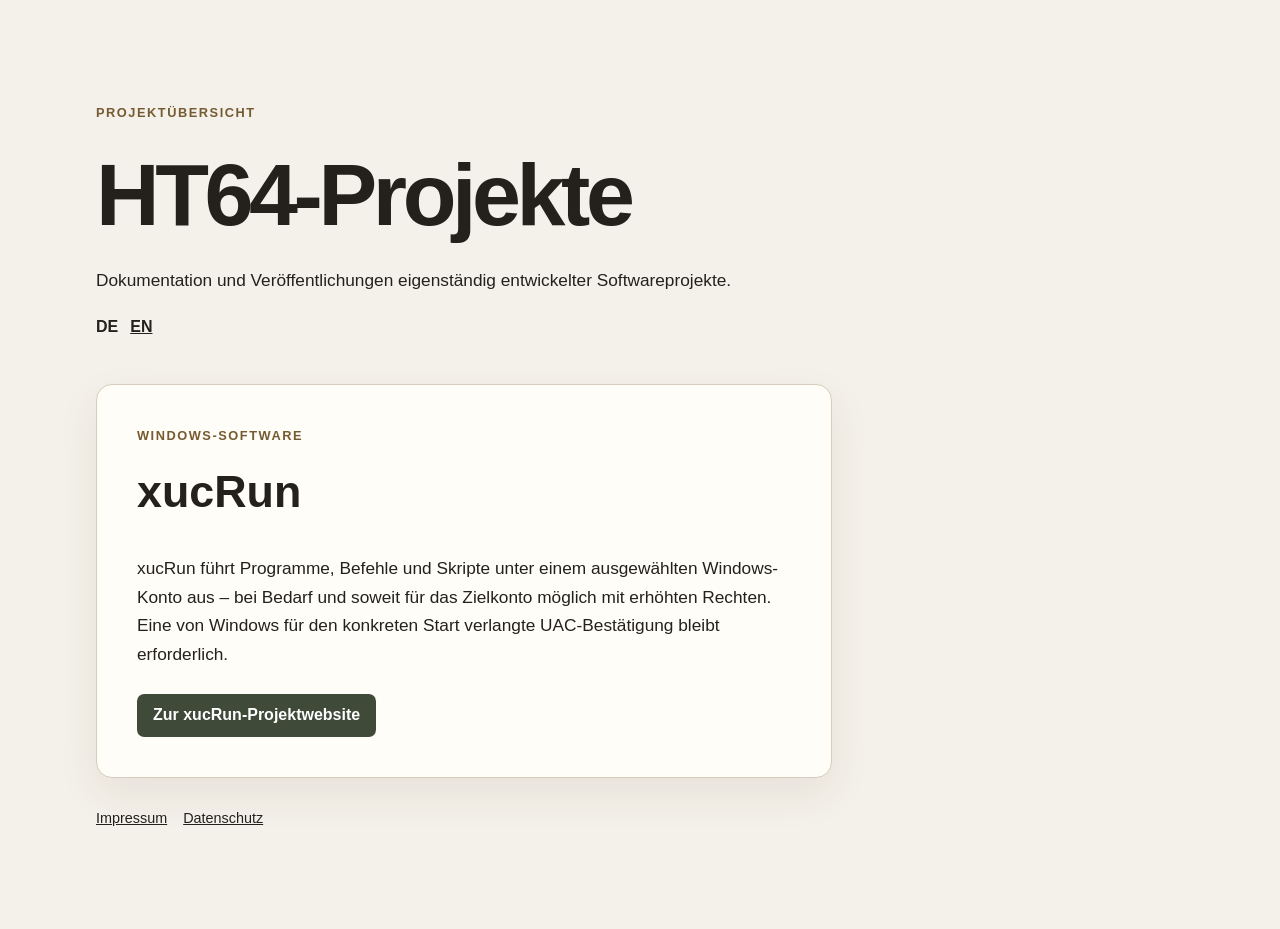
<file: index.html>
<!doctype html>
<!-- Purpose: Presents the German overview of published HT64 project websites. -->
<html lang="de">
<head>
  <meta charset="utf-8">
  <meta name="viewport" content="width=device-width, initial-scale=1">
  <meta name="description" content="Übersicht der veröffentlichten HT64-Projektwebsites.">
  <title>HT64-Projekte</title>
  <link rel="alternate" hreflang="de" href="index.html">
  <link rel="alternate" hreflang="en" href="index-en.html">
  <link rel="stylesheet" href="styles.css">
</head>
<body>
  <main>
    <header>
      <p class="eyebrow">Projektübersicht</p>
      <h1>HT64-Projekte</h1>
      <p>Dokumentation und Veröffentlichungen eigenständig entwickelter Softwareprojekte.</p>
      <nav aria-label="Sprache">
        <span aria-current="page">DE</span>
        <a href="index-en.html" lang="en" hreflang="en">EN</a>
      </nav>
    </header>
    <section aria-labelledby="xucrun-title">
      <p class="project-type">Windows-Software</p>
      <h2 id="xucrun-title">xucRun</h2>
      <p>xucRun führt Programme, Befehle und Skripte unter einem ausgewählten Windows-Konto aus – bei Bedarf und soweit für das Zielkonto möglich mit erhöhten Rechten. Eine von Windows für den konkreten Start verlangte UAC-Bestätigung bleibt erforderlich.</p>
      <a class="button" href="xucrun/">Zur xucRun-Projektwebsite</a>
    </section>
    <footer>
      <a href="xucrun/impressum.html">Impressum</a>
      <a href="xucrun/datenschutz.html">Datenschutz</a>
    </footer>
  </main>
</body>
</html>
</file>
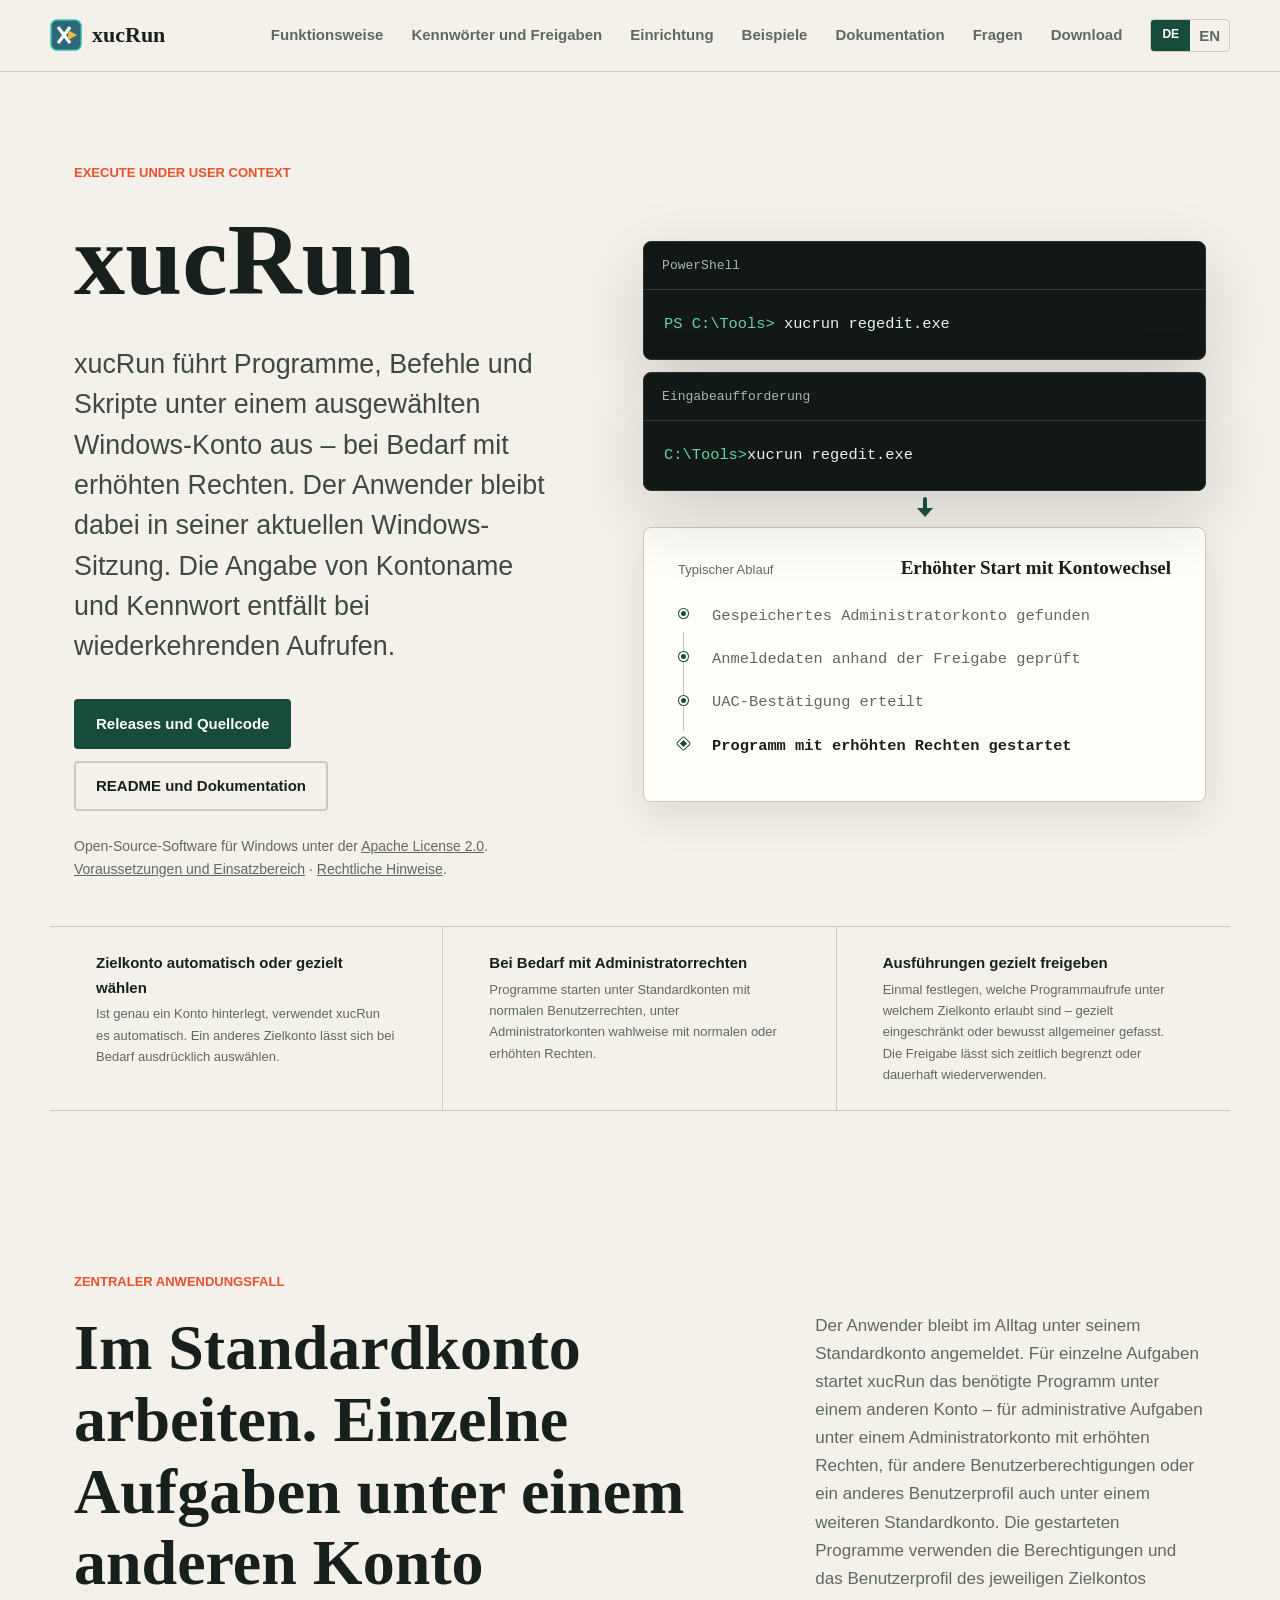
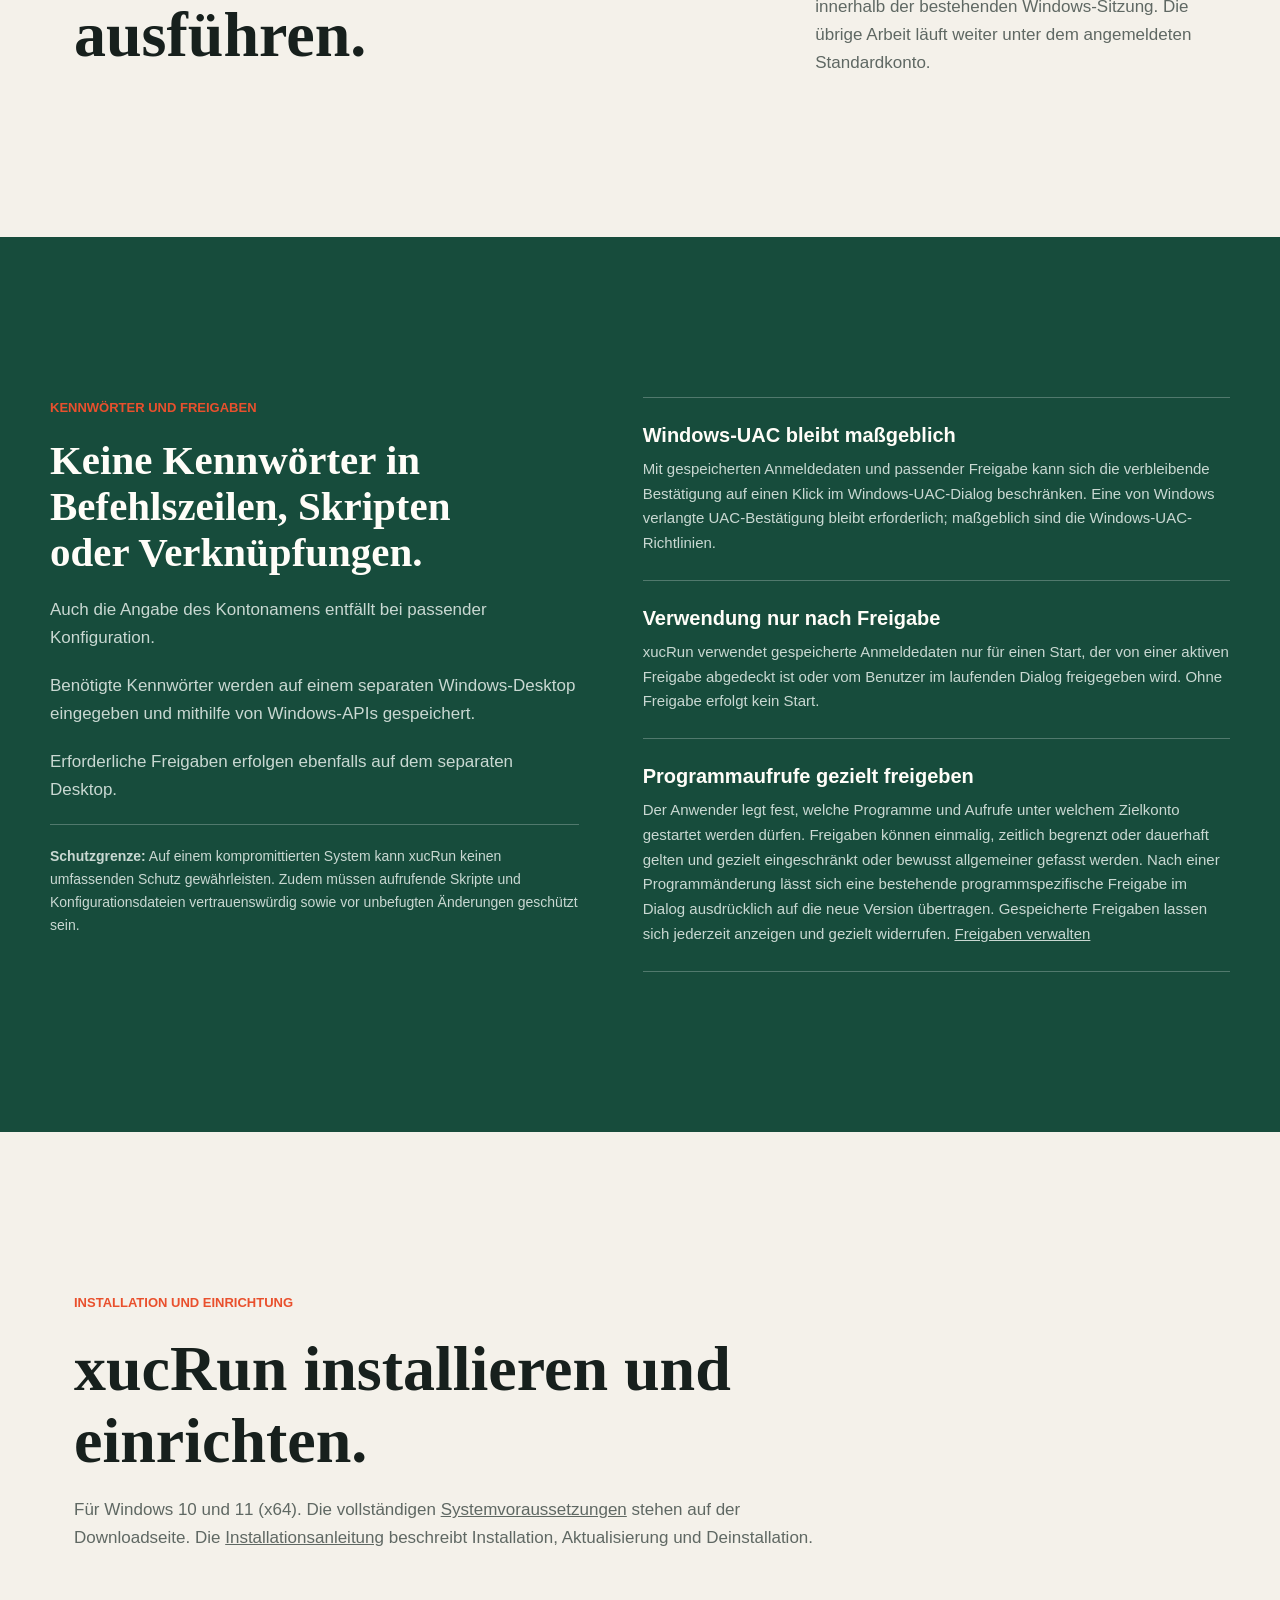
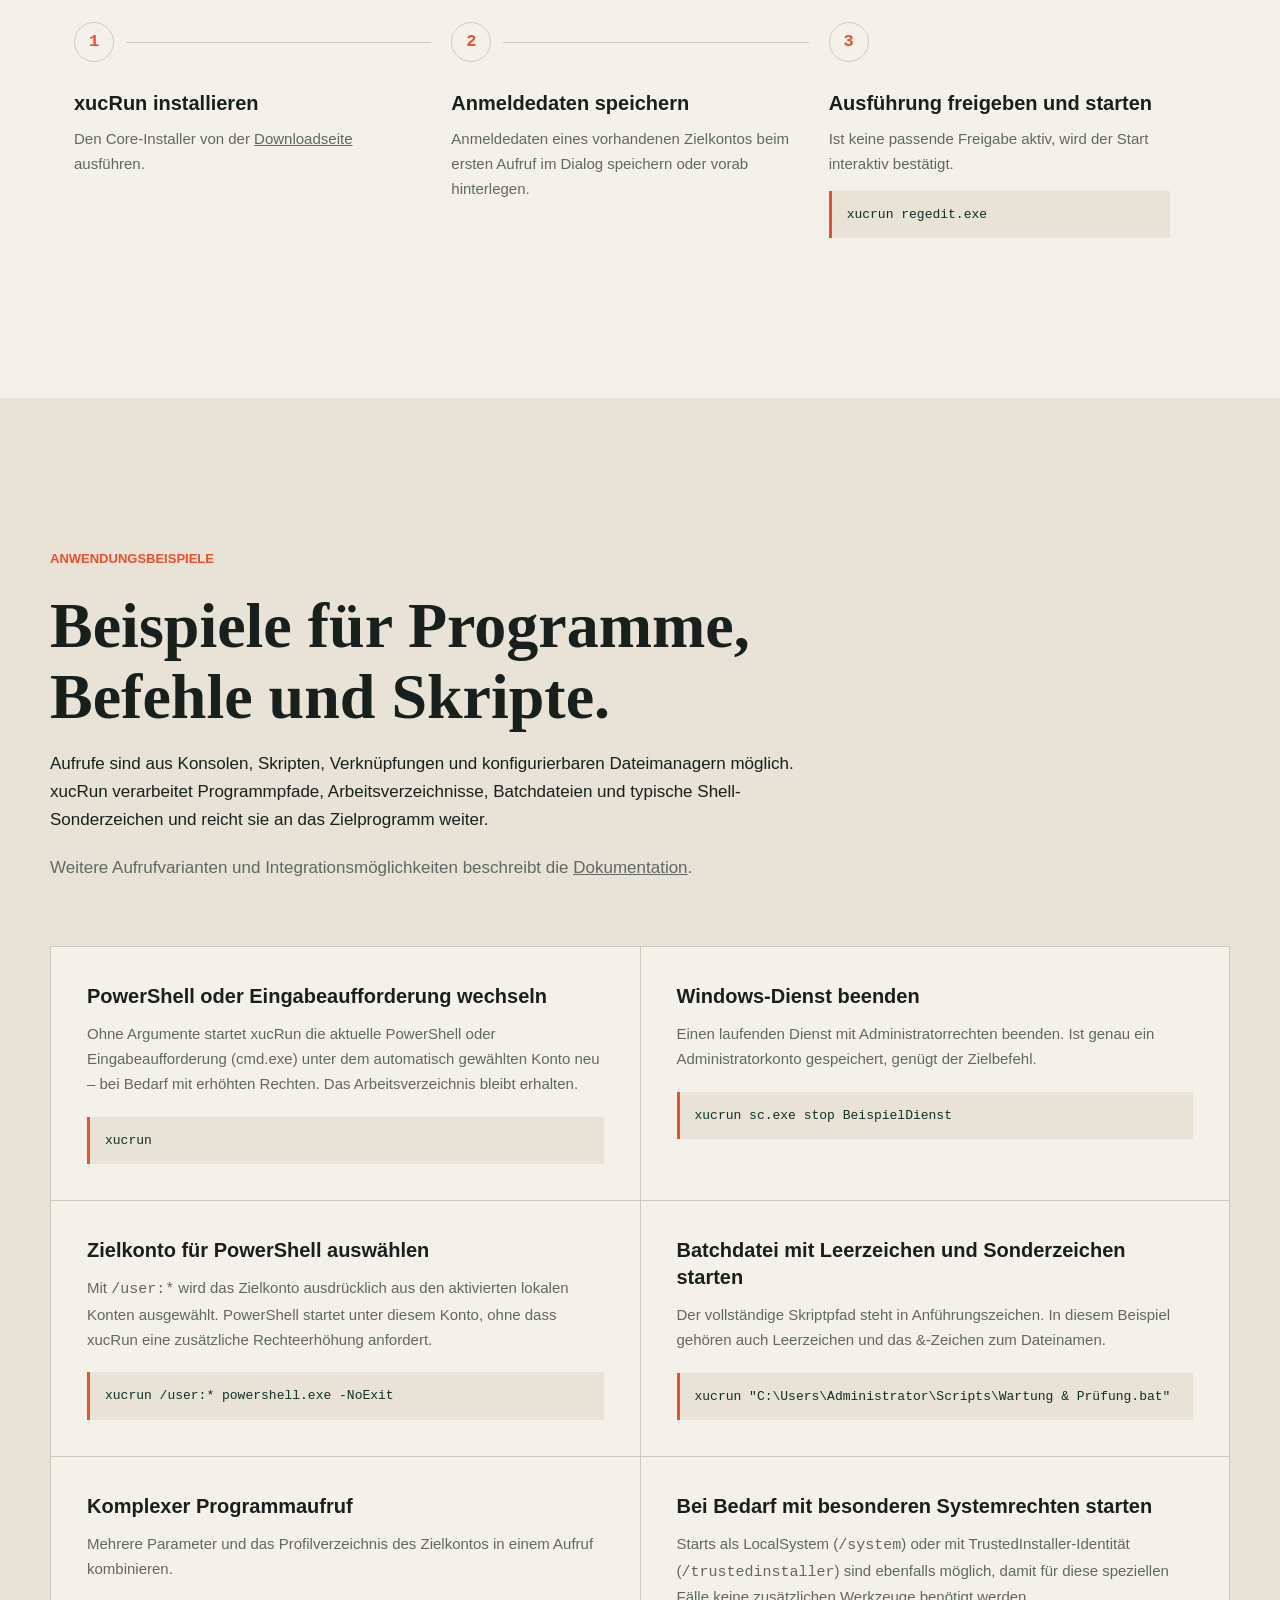
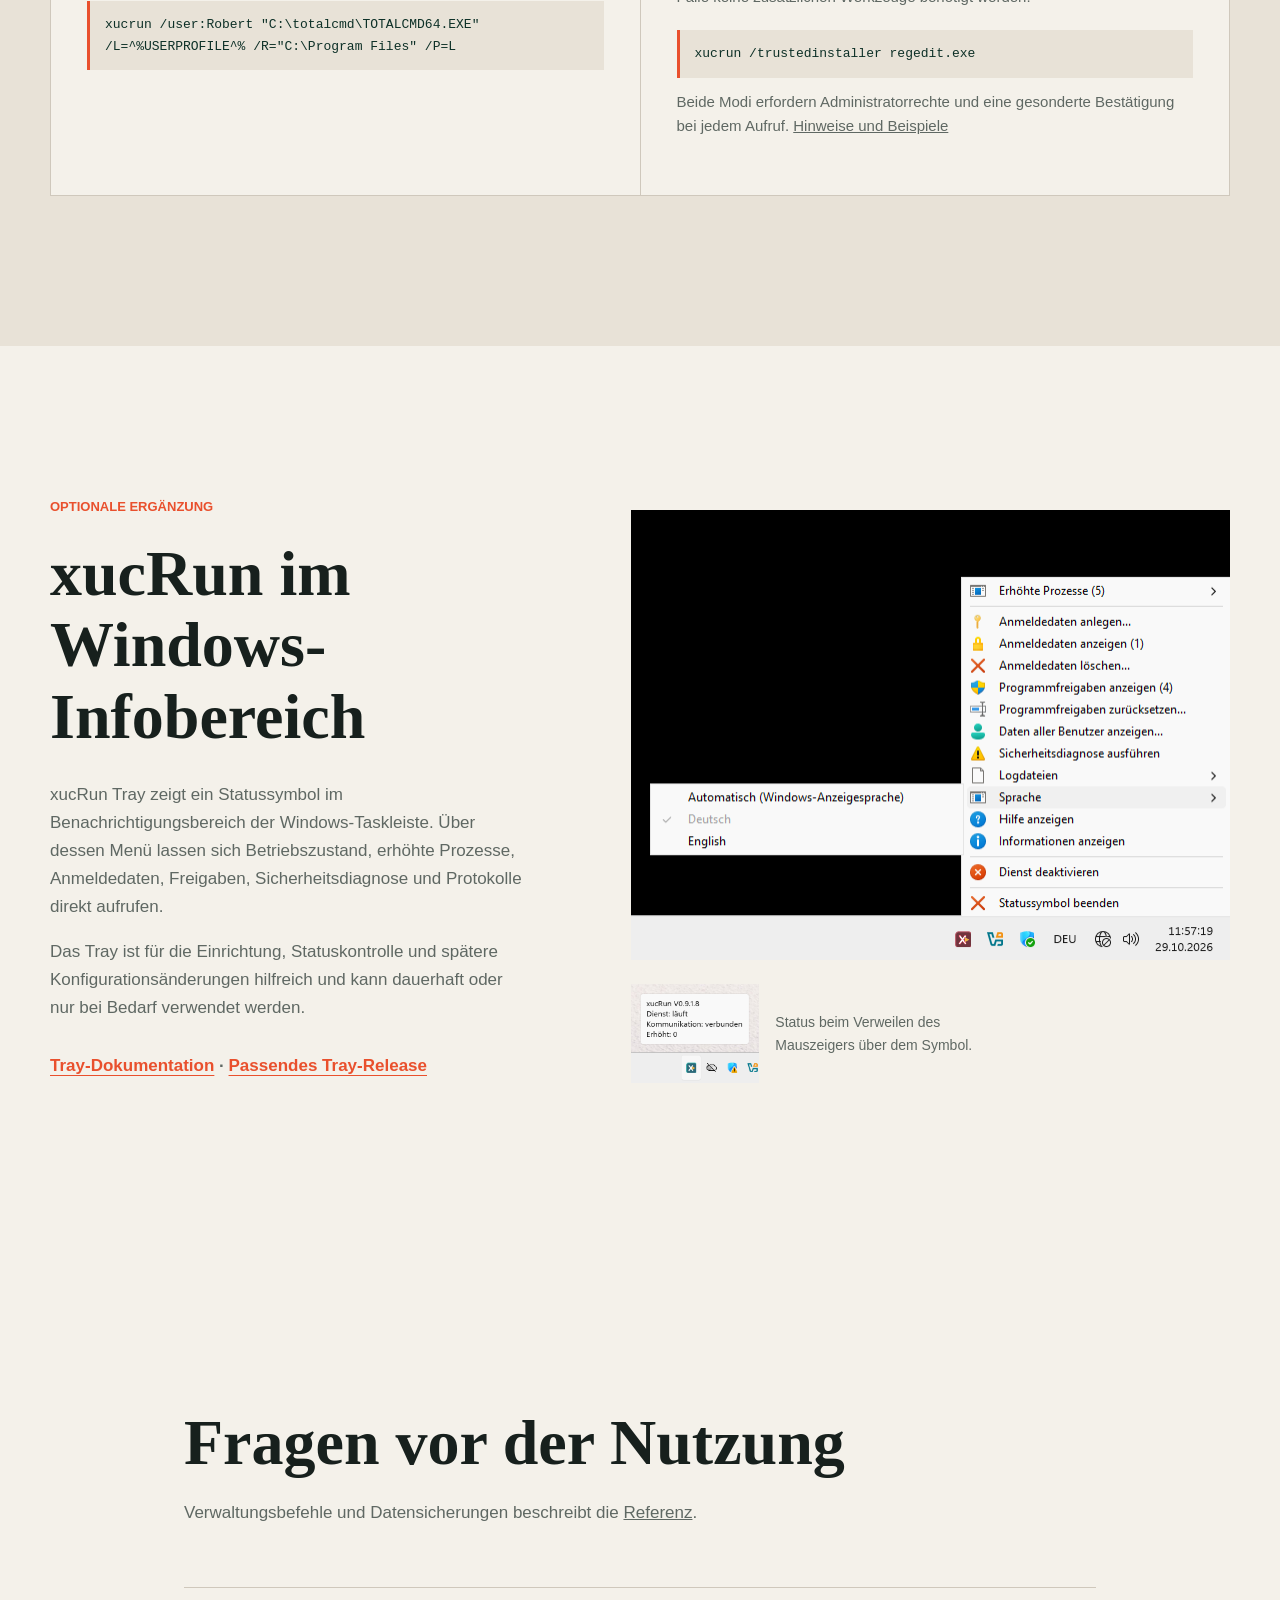
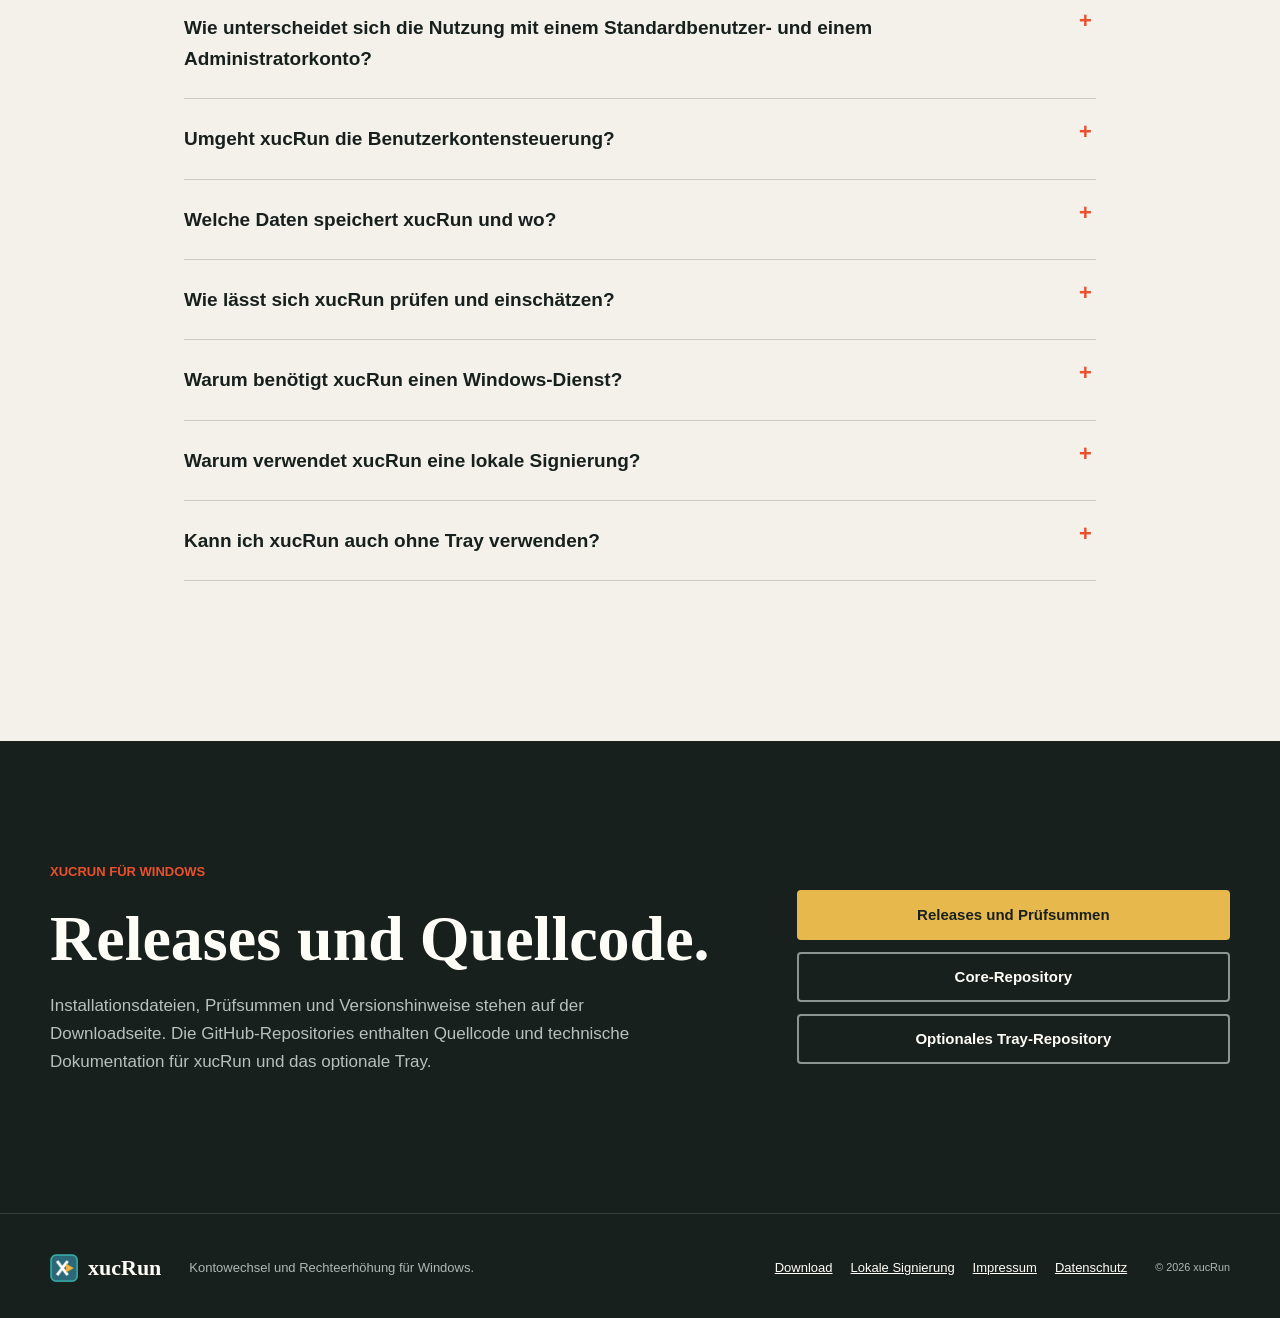
<file: xucrun/index.html>
<!doctype html>
<!-- Purpose: Presents the German project overview and navigation. -->
<html lang="de">
<head>
  <meta charset="utf-8">
  <meta name="viewport" content="width=device-width, initial-scale=1">
  <meta name="description" content="xucRun führt Programme, Befehle und Skripte unter einem ausgewählten Windows-Konto aus, optional mit erhöhten Rechten.">
  <meta name="theme-color" content="#f4f1ea">
  <title>xucRun | Kontowechsel und Rechteerhöhung für Windows</title>
  <link rel="alternate" hreflang="de" href="index.html">
  <link rel="alternate" hreflang="en" href="index-en.html">
  <link rel="icon" href="assets/xucRun.ico">
  <link rel="stylesheet" href="styles.css">
  <script src="script.js" defer></script>
</head>
<body>
  <a class="skip-link" href="#main">Zum Inhalt</a>

  <header class="site-header">
    <a class="brand" href="#top" aria-label="xucRun Startseite">
      <img src="assets/xucRun.ico" width="32" height="32" alt="">
      <span>xucRun</span>
    </a>
    <button class="menu-button" type="button" aria-expanded="false" aria-controls="navigation">
      <span class="sr-only">Navigation öffnen</span>
      <span aria-hidden="true"></span>
      <span aria-hidden="true"></span>
    </button>
    <nav id="navigation" class="navigation" aria-label="Hauptnavigation">
      <a href="#funktionsweise">Funktionsweise</a>
      <a href="#sicherheit">Kennwörter und Freigaben</a>
      <a href="#ablauf">Einrichtung</a>
      <a href="#beispiele">Beispiele</a>
      <a href="https://github.com/HT64/xucRun/blob/main/README.de.md">Dokumentation</a>
      <a href="#faq">Fragen</a>
      <a href="#download">Download</a>
      <div class="language-selector" aria-label="Sprache">
        <span aria-current="page">DE</span>
        <a href="index-en.html" lang="en" hreflang="en" aria-label="Switch to English">EN</a>
      </div>
    </nav>
  </header>

  <main id="main">
    <section class="hero" id="top">
      <div class="hero-copy">
        <p class="eyebrow">eXecute Under User Context</p>
        <h1>xucRun</h1>
        <p class="hero-lead">xucRun führt Programme, Befehle und Skripte unter einem ausgewählten Windows-Konto aus – bei Bedarf mit erhöhten Rechten. Der Anwender bleibt dabei in seiner aktuellen Windows-Sitzung. Die Angabe von Kontoname und Kennwort entfällt bei wiederkehrenden Aufrufen.</p>
        <div class="hero-actions">
          <a class="button button-primary" href="#download">Releases und Quellcode</a>
          <a class="button button-secondary" href="https://github.com/HT64/xucRun/blob/main/README.de.md">README und Dokumentation</a>
        </div>
        <p class="hero-note">Open-Source-Software für Windows unter der
          <a href="https://github.com/HT64/xucRun/blob/main/LICENSE">Apache License 2.0</a>.<br>
          <a href="https://github.com/HT64/xucRun/blob/main/docs/de/SECURITY_MODEL.md#voraussetzungen-und-einsatzbereich">Voraussetzungen und Einsatzbereich</a> ·
          <a href="impressum.html#einsatzbereich">Rechtliche Hinweise</a>.</p>
      </div>

      <div class="product-scene" aria-label="Beispiele für xucRun-Aufrufe und deren Ablauf">
        <div class="command-examples">
          <div class="terminal-window">
            <div class="window-bar">
              <span>PowerShell</span>
            </div>
            <div class="terminal">
              <p><span class="prompt">PS C:\Tools&gt;</span> xucrun regedit.exe</p>
            </div>
          </div>
          <div class="terminal-window">
            <div class="window-bar">
              <span>Eingabeaufforderung</span>
            </div>
            <div class="terminal">
              <p><span class="prompt">C:\Tools&gt;</span>xucrun regedit.exe</p>
            </div>
          </div>
        </div>
        <div class="flow-transition" aria-hidden="true"></div>
        <div class="workflow-card">
          <div class="workflow-heading">
            <span>Typischer Ablauf</span>
            <strong>Erhöhter Start mit Kontowechsel</strong>
          </div>
          <div class="flow">
            <div class="flow-line"><span class="flow-marker" aria-hidden="true"></span><span>Gespeichertes Administratorkonto gefunden</span></div>
            <div class="flow-line"><span class="flow-marker" aria-hidden="true"></span><span>Anmeldedaten anhand der Freigabe geprüft</span></div>
            <div class="flow-line"><span class="flow-marker" aria-hidden="true"></span><span>UAC-Bestätigung erteilt</span></div>
            <div class="flow-line active"><span class="flow-marker flow-marker-result" aria-hidden="true"></span><span>Programm mit erhöhten Rechten gestartet</span></div>
          </div>
        </div>
      </div>
    </section>

    <section class="proof-strip" aria-label="Kurzüberblick">
      <p><strong>Zielkonto automatisch oder gezielt wählen</strong><span>Ist genau ein Konto hinterlegt, verwendet xucRun es automatisch. Ein anderes Zielkonto lässt sich bei Bedarf ausdrücklich auswählen.</span></p>
      <p><strong>Bei Bedarf mit Administratorrechten</strong><span>Programme starten unter Standardkonten mit normalen Benutzerrechten, unter Administratorkonten wahlweise mit normalen oder erhöhten Rechten.</span></p>
      <p><strong>Ausführungen gezielt freigeben</strong><span>Einmal festlegen, welche Programmaufrufe unter welchem Zielkonto erlaubt sind – gezielt eingeschränkt oder bewusst allgemeiner gefasst. Die Freigabe lässt sich zeitlich begrenzt oder dauerhaft wiederverwenden.</span></p>
    </section>

    <section class="section" id="funktionsweise">
      <div class="section-heading">
        <p class="eyebrow">Zentraler Anwendungsfall</p>
        <h2>Im Standardkonto arbeiten. Einzelne Aufgaben unter einem anderen Konto ausführen.</h2>
        <p>Der Anwender bleibt im Alltag unter seinem Standardkonto angemeldet. Für einzelne Aufgaben startet xucRun das benötigte Programm unter einem anderen Konto – für administrative Aufgaben unter einem Administratorkonto mit erhöhten Rechten, für andere Benutzerberechtigungen oder ein anderes Benutzerprofil auch unter einem weiteren Standardkonto. Die gestarteten Programme verwenden die Berechtigungen und das Benutzerprofil des jeweiligen Zielkontos innerhalb der bestehenden Windows-Sitzung. Die übrige Arbeit läuft weiter unter dem angemeldeten Standardkonto.</p>
      </div>
    </section>

    <section class="section security-section" id="sicherheit">
      <div class="security-intro">
        <p class="eyebrow">Kennwörter und Freigaben</p>
        <h2>Keine Kennwörter in Befehlszeilen, Skripten oder Verknüpfungen.</h2>
        <p>Auch die Angabe des Kontonamens entfällt bei passender Konfiguration.</p>
        <p>Benötigte Kennwörter werden auf einem separaten Windows-Desktop eingegeben und mithilfe von Windows-APIs gespeichert.</p>
        <p>Erforderliche Freigaben erfolgen ebenfalls auf dem separaten Desktop.</p>
        <p class="security-boundary"><strong>Schutzgrenze:</strong> Auf einem kompromittierten System kann xucRun keinen umfassenden Schutz gewährleisten. Zudem müssen aufrufende Skripte und Konfigurationsdateien vertrauenswürdig sowie vor unbefugten Änderungen geschützt sein.</p>
      </div>
      <div class="security-list">
        <article>
          <div><h3>Windows-UAC bleibt maßgeblich</h3><p>Mit gespeicherten Anmeldedaten und passender Freigabe kann sich die verbleibende Bestätigung auf einen Klick im Windows-UAC-Dialog beschränken. Eine von Windows verlangte UAC-Bestätigung bleibt erforderlich; maßgeblich sind die Windows-UAC-Richtlinien.</p></div>
        </article>
        <article>
          <div><h3>Verwendung nur nach Freigabe</h3><p>xucRun verwendet gespeicherte Anmeldedaten nur für einen Start, der von einer aktiven Freigabe abgedeckt ist oder vom Benutzer im laufenden Dialog freigegeben wird. Ohne Freigabe erfolgt kein Start.</p></div>
        </article>
        <article>
          <div><h3>Programmaufrufe gezielt freigeben</h3><p>Der Anwender legt fest, welche Programme und Aufrufe unter welchem Zielkonto gestartet werden dürfen. Freigaben können einmalig, zeitlich begrenzt oder dauerhaft gelten und gezielt eingeschränkt oder bewusst allgemeiner gefasst werden. Nach einer Programmänderung lässt sich eine bestehende programmspezifische Freigabe im Dialog ausdrücklich auf die neue Version übertragen. Gespeicherte Freigaben lassen sich jederzeit anzeigen und gezielt widerrufen. <a href="https://github.com/HT64/xucRun/blob/main/docs/de/USAGE.md#aktive-freigaben">Freigaben verwalten</a></p></div>
        </article>
      </div>
    </section>

    <section class="section steps-section" id="ablauf">
      <div class="section-heading compact">
        <p class="eyebrow">Installation und Einrichtung</p>
        <h2>xucRun installieren und einrichten.</h2>
        <p>Für Windows 10 und 11 (x64). Die vollständigen <a href="download.html#release">Systemvoraussetzungen</a> stehen auf der Downloadseite. Die <a href="https://github.com/HT64/xucRun/blob/main/docs/de/INSTALLATION.md">Installationsanleitung</a> beschreibt Installation, Aktualisierung und Deinstallation.</p>
      </div>
      <ol class="steps">
        <li>
          <span>1</span>
          <div><h3>xucRun installieren</h3><p>Den Core-Installer von der <a href="download.html">Downloadseite</a> ausführen.</p></div>
        </li>
        <li>
          <span>2</span>
          <div><h3>Anmeldedaten speichern</h3><p>Anmeldedaten eines vorhandenen Zielkontos beim ersten Aufruf im Dialog speichern oder vorab hinterlegen.</p></div>
        </li>
        <li>
          <span>3</span>
          <div><h3>Ausführung freigeben und starten</h3><p>Ist keine passende Freigabe aktiv, wird der Start interaktiv bestätigt.</p><code>xucrun regedit.exe</code></div>
        </li>
      </ol>
    </section>

    <section class="examples-section" id="beispiele">
      <div class="section-heading compact">
        <p class="eyebrow">Anwendungsbeispiele</p>
        <h2>Beispiele für Programme, Befehle und Skripte.</h2>
        <p>Aufrufe sind aus Konsolen, Skripten, Verknüpfungen und konfigurierbaren Dateimanagern möglich. xucRun verarbeitet Programmpfade, Arbeitsverzeichnisse, Batchdateien und typische Shell-Sonderzeichen und reicht sie an das Zielprogramm weiter.</p>
        <p>Weitere Aufrufvarianten und Integrationsmöglichkeiten beschreibt die <a href="https://github.com/HT64/xucRun/blob/main/docs/de/USAGE.md">Dokumentation</a>.</p>
      </div>
      <div class="example-list">
        <article>
          <div>
            <h3>PowerShell oder Eingabeaufforderung wechseln</h3>
            <p>Ohne Argumente startet xucRun die aktuelle PowerShell oder Eingabeaufforderung (cmd.exe) unter dem automatisch gewählten Konto neu – bei Bedarf mit erhöhten Rechten. Das Arbeitsverzeichnis bleibt erhalten.</p>
            <code>xucrun</code>
          </div>
        </article>
        <article>
          <div>
            <h3>Windows-Dienst beenden</h3>
            <p>Einen laufenden Dienst mit Administratorrechten beenden. Ist genau ein Administratorkonto gespeichert, genügt der Zielbefehl.</p>
            <code>xucrun sc.exe stop BeispielDienst</code>
          </div>
        </article>
        <article>
          <div>
            <h3>Zielkonto für PowerShell auswählen</h3>
            <p>Mit <code>/user:*</code> wird das Zielkonto ausdrücklich aus den aktivierten lokalen Konten ausgewählt. PowerShell startet unter diesem Konto, ohne dass xucRun eine zusätzliche Rechteerhöhung anfordert.</p>
            <code>xucrun /user:* powershell.exe -NoExit</code>
          </div>
        </article>
        <article>
          <div>
            <h3>Batchdatei mit Leerzeichen und Sonderzeichen starten</h3>
            <p>Der vollständige Skriptpfad steht in Anführungszeichen. In diesem Beispiel gehören auch Leerzeichen und das &amp;-Zeichen zum Dateinamen.</p>
            <code>xucrun "C:\Users\Administrator\Scripts\Wartung &amp; Prüfung.bat"</code>
          </div>
        </article>
        <article>
          <div>
            <h3>Komplexer Programmaufruf</h3>
            <p>Mehrere Parameter und das Profilverzeichnis des Zielkontos in einem Aufruf kombinieren.</p>
            <code>xucrun /user:Robert "C:\totalcmd\TOTALCMD64.EXE" /L=^%USERPROFILE^% /R="C:\Program Files" /P=L</code>
          </div>
        </article>
        <article>
          <div>
            <h3>Bei Bedarf mit besonderen Systemrechten starten</h3>
            <p>Starts als LocalSystem (<code>/system</code>) oder mit TrustedInstaller-Identität (<code>/trustedinstaller</code>) sind ebenfalls möglich, damit für diese speziellen Fälle keine zusätzlichen Werkzeuge benötigt werden.</p>
            <code>xucrun /trustedinstaller regedit.exe</code>
            <p>Beide Modi erfordern Administratorrechte und eine gesonderte Bestätigung bei jedem Aufruf. <a href="https://github.com/HT64/xucRun/blob/main/docs/de/REFERENCE.md#localsystem-und-trustedinstaller">Hinweise und Beispiele</a></p>
          </div>
        </article>
      </div>
    </section>

    <section class="tray-section" id="tray">
      <div class="tray-copy">
        <p class="eyebrow">Optionale Ergänzung</p>
        <h2>xucRun im Windows-Infobereich</h2>
        <p>xucRun Tray zeigt ein Statussymbol im Benachrichtigungsbereich der Windows-Taskleiste. Über dessen Menü lassen sich Betriebszustand, erhöhte Prozesse, Anmeldedaten, Freigaben, Sicherheitsdiagnose und Protokolle direkt aufrufen.</p>
        <p>Das Tray ist für die Einrichtung, Statuskontrolle und spätere Konfigurationsänderungen hilfreich und kann dauerhaft oder nur bei Bedarf verwendet werden.</p>
        <p class="tray-links"><a href="https://github.com/HT64/xucRun-Tray/blob/main/README.de.md">Tray-Dokumentation</a> · <a href="download.html">Passendes Tray-Release</a></p>
      </div>
      <div class="tray-visuals">
        <figure class="tray-preview">
          <img src="assets/xucRun-tray-menu-de.png" width="599" height="451" loading="lazy" alt="Geöffnetes Kontextmenü von xucRun Tray über seinem Statussymbol im Windows-Infobereich">
        </figure>
        <figure class="tray-tooltip">
          <img src="assets/xucRun-tray-tooltip-de.png" width="128" height="99" loading="lazy" alt="Tooltip von xucRun Tray: Dienst läuft, Kommunikation verbunden, keine erhöhten Prozesse">
          <figcaption>Status beim Verweilen des Mauszeigers über dem Symbol.</figcaption>
        </figure>
      </div>
    </section>

    <section class="section faq-section" id="faq">
      <div class="section-heading compact">
        <h2>Fragen vor der Nutzung</h2>
        <p>Verwaltungsbefehle und Datensicherungen beschreibt die <a href="https://github.com/HT64/xucRun/blob/main/docs/de/REFERENCE.md">Referenz</a>.</p>
      </div>
      <div class="faq-list">
        <details>
          <summary>Wie unterscheidet sich die Nutzung mit einem Standardbenutzer- und einem Administratorkonto?</summary>
          <p>Unter einem Standardkonto kann ein Programm nicht mit Administratorrechten ausgeführt werden. Für administrative Aktionen wechselt xucRun für den angeforderten Programmstart zu einem getrennten Administratorkonto. Unter diesem Konto wird das Programm mit erhöhten Rechten ausgeführt. Das angemeldete Standardkonto und seine Berechtigungen bleiben unverändert.</p>
          <p>Ist das angemeldete Konto Mitglied der lokalen Administratorengruppe, kann xucRun Programme auch unter demselben Konto mit erhöhten Rechten starten – wie Windows Sudo und andere Werkzeuge zur Rechteerhöhung. Ein Kontowechsel ist dafür nicht erforderlich.</p>
          <p>xucRun ändert weder Kontotypen noch Gruppenmitgliedschaften. Es verwendet die vorhandene Windows-Konfiguration für den jeweils angeforderten Start.</p>
        </details>
        <details>
          <summary>Umgeht xucRun die Benutzerkontensteuerung?</summary>
          <p>Nein. xucRun bündelt vorhandene Windows-Funktionen, schafft keine zusätzlichen Berechtigungen und ersetzt UAC nicht durch eine eigene Freigabe. Bei kontenübergreifenden erhöhten Starts muss Windows für das gewählte Administratorkonto einen bestätigbaren UAC-Weg bereitstellen; andernfalls bleibt der Start geschlossen. Das kann insbesondere das integrierte Konto <code>Administrator</code> ohne aktivierten Administratorbestätigungsmodus betreffen.</p>
        </details>
        <details>
          <summary>Welche Daten speichert xucRun und wo?</summary>
          <p>xucRun verwendet Windows-APIs, um Kennwörter, Freigaben, Sicherheitsmerkmale, zugehörige Metadaten und angelegte Datensicherungen auf dem lokalen Computer zu speichern. Datensicherungen können außerdem eine vom Benutzer eingegebene Beschreibung enthalten. Im vorgesehenen Ablauf werden gespeicherte Kennwörter und Sicherheitsmerkmale nicht an normal gestartete Programme übertragen. Bei der Deinstallation lassen sich diese Produktdaten vollständig entfernen.</p>
        </details>
        <details>
          <summary>Wie lässt sich xucRun prüfen und einschätzen?</summary>
          <p>Quellcode und Dokumentation machen technische Maßnahmen, ihre Grenzen und verbleibende Risiken nachvollziehbar. Ihre Veröffentlichung ist keine Sicherheitsgarantie; xucRun wurde nicht unabhängig auditiert oder zertifiziert. Maßgeblich für die eigene Bewertung sind der vorgesehene Einsatzbereich und die dokumentierten Sicherheitsgrenzen.</p>
        </details>
        <details>
          <summary>Warum benötigt xucRun einen Windows-Dienst?</summary>
          <p>Der Windows-Dienst verwaltet gespeicherte Kennwörter getrennt vom normal gestarteten xucRun-Programm. Er prüft jeden angeforderten Start und startet das Programm unter dem gewählten Konto.</p>
        </details>
        <details>
          <summary>Warum verwendet xucRun eine lokale Signierung?</summary>
          <p>Die lokale Signierung begrenzt das dauerhafte Signaturvertrauen auf den jeweiligen Rechner, ohne das Entwicklerzertifikat als Vertrauensanker einzurichten. <a href="lokale-signierung.html">Hintergrund und Ablauf</a></p>
        </details>
        <details>
          <summary>Kann ich xucRun auch ohne Tray verwenden?</summary>
          <p>Ja. Alle Freigabe- und Diagnosedialoge sind auch ohne Tray verfügbar. Beispielsweise zeigt <code>xucrun /info</code> Version, Konfiguration und Brokerstatus an; <code>xucrun /audit</code> prüft sicherheitsrelevante Eigenschaften der Installation. <a href="https://github.com/HT64/xucRun/blob/main/docs/de/REFERENCE.md#fehlerdiagnose">Hinweise zur Diagnose</a></p>
        </details>
      </div>
    </section>

    <section class="download-section" id="download">
      <div>
        <p class="eyebrow">xucRun für Windows</p>
        <h2>Releases und Quellcode.</h2>
        <p>Installationsdateien, Prüfsummen und Versionshinweise stehen auf der Downloadseite. Die GitHub-Repositories enthalten Quellcode und technische Dokumentation für xucRun und das optionale Tray.</p>
      </div>
      <div class="download-actions">
        <a class="button button-light" href="download.html">Releases und Prüfsummen</a>
        <a class="button button-outline-light" href="https://github.com/HT64/xucRun">Core-Repository</a>
        <a class="button button-outline-light" href="https://github.com/HT64/xucRun-Tray">Optionales Tray-Repository</a>
      </div>
    </section>
  </main>

  <footer class="site-footer">
    <a class="brand footer-brand" href="#top">
      <img src="assets/xucRun.ico" width="28" height="28" alt="">
      <span>xucRun</span>
    </a>
    <p>Kontowechsel und Rechteerhöhung für Windows.</p>
    <div class="footer-links">
      <a href="download.html">Download</a>
      <a href="lokale-signierung.html">Lokale Signierung</a>
      <a href="impressum.html">Impressum</a>
      <a href="datenschutz.html">Datenschutz</a>
    </div>
    <small>© <span data-current-year></span> xucRun</small>
  </footer>
</body>
</html>
</file>
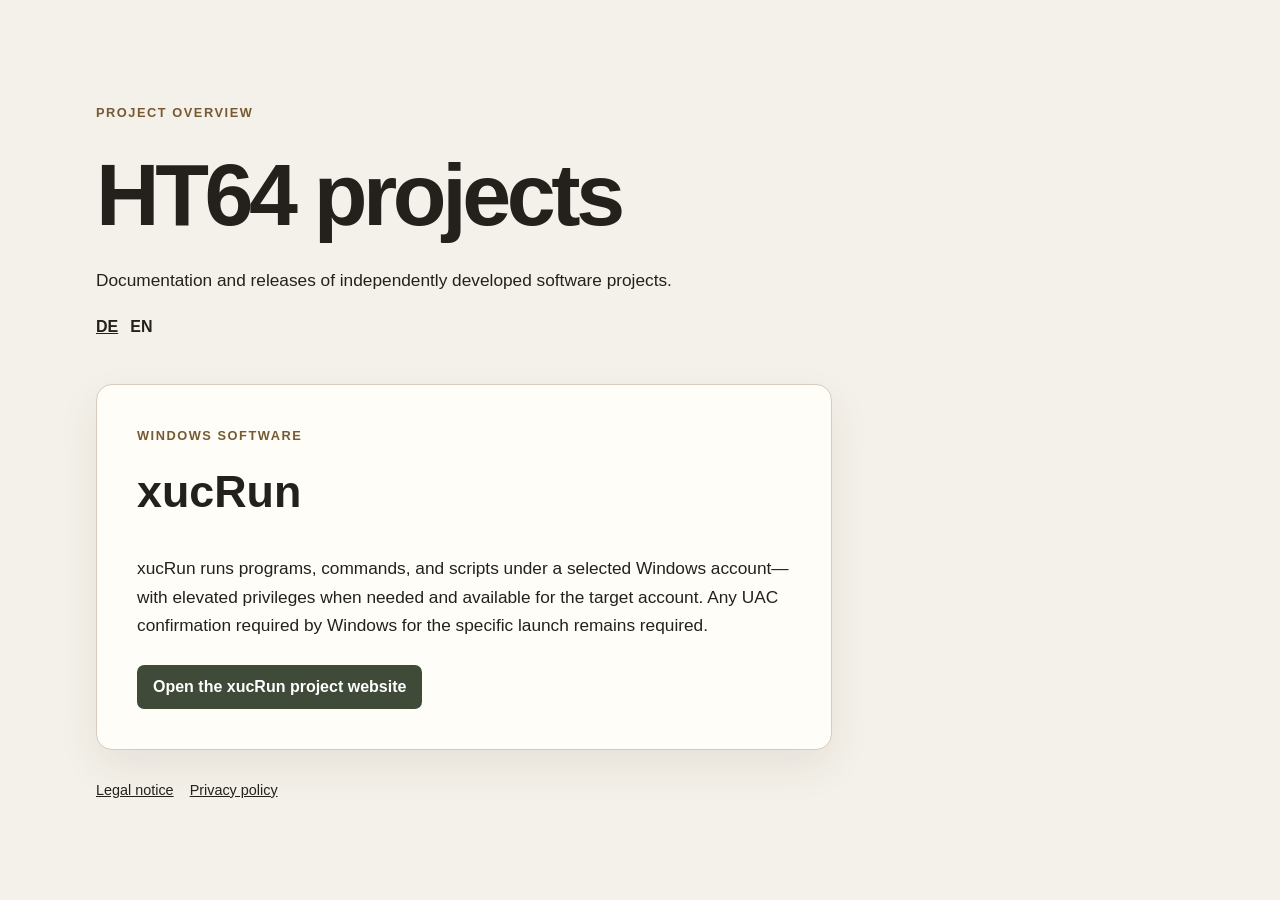
<file: index-en.html>
<!doctype html>
<!-- Purpose: Presents the English overview of published HT64 project websites. -->
<html lang="en">
<head>
  <meta charset="utf-8">
  <meta name="viewport" content="width=device-width, initial-scale=1">
  <meta name="description" content="Overview of published HT64 project websites.">
  <title>HT64 projects</title>
  <link rel="alternate" hreflang="de" href="index.html">
  <link rel="alternate" hreflang="en" href="index-en.html">
  <link rel="stylesheet" href="styles.css">
</head>
<body>
  <main>
    <header>
      <p class="eyebrow">Project overview</p>
      <h1>HT64 projects</h1>
      <p>Documentation and releases of independently developed software projects.</p>
      <nav aria-label="Language">
        <a href="index.html" lang="de" hreflang="de">DE</a>
        <span aria-current="page">EN</span>
      </nav>
    </header>
    <section aria-labelledby="xucrun-title">
      <p class="project-type">Windows software</p>
      <h2 id="xucrun-title">xucRun</h2>
      <p>xucRun runs programs, commands, and scripts under a selected Windows account—with elevated privileges when needed and available for the target account. Any UAC confirmation required by Windows for the specific launch remains required.</p>
      <a class="button" href="xucrun/index-en.html">Open the xucRun project website</a>
    </section>
    <footer>
      <a href="xucrun/impressum-en.html">Legal notice</a>
      <a href="xucrun/datenschutz-en.html">Privacy policy</a>
    </footer>
  </main>
</body>
</html>
</file>
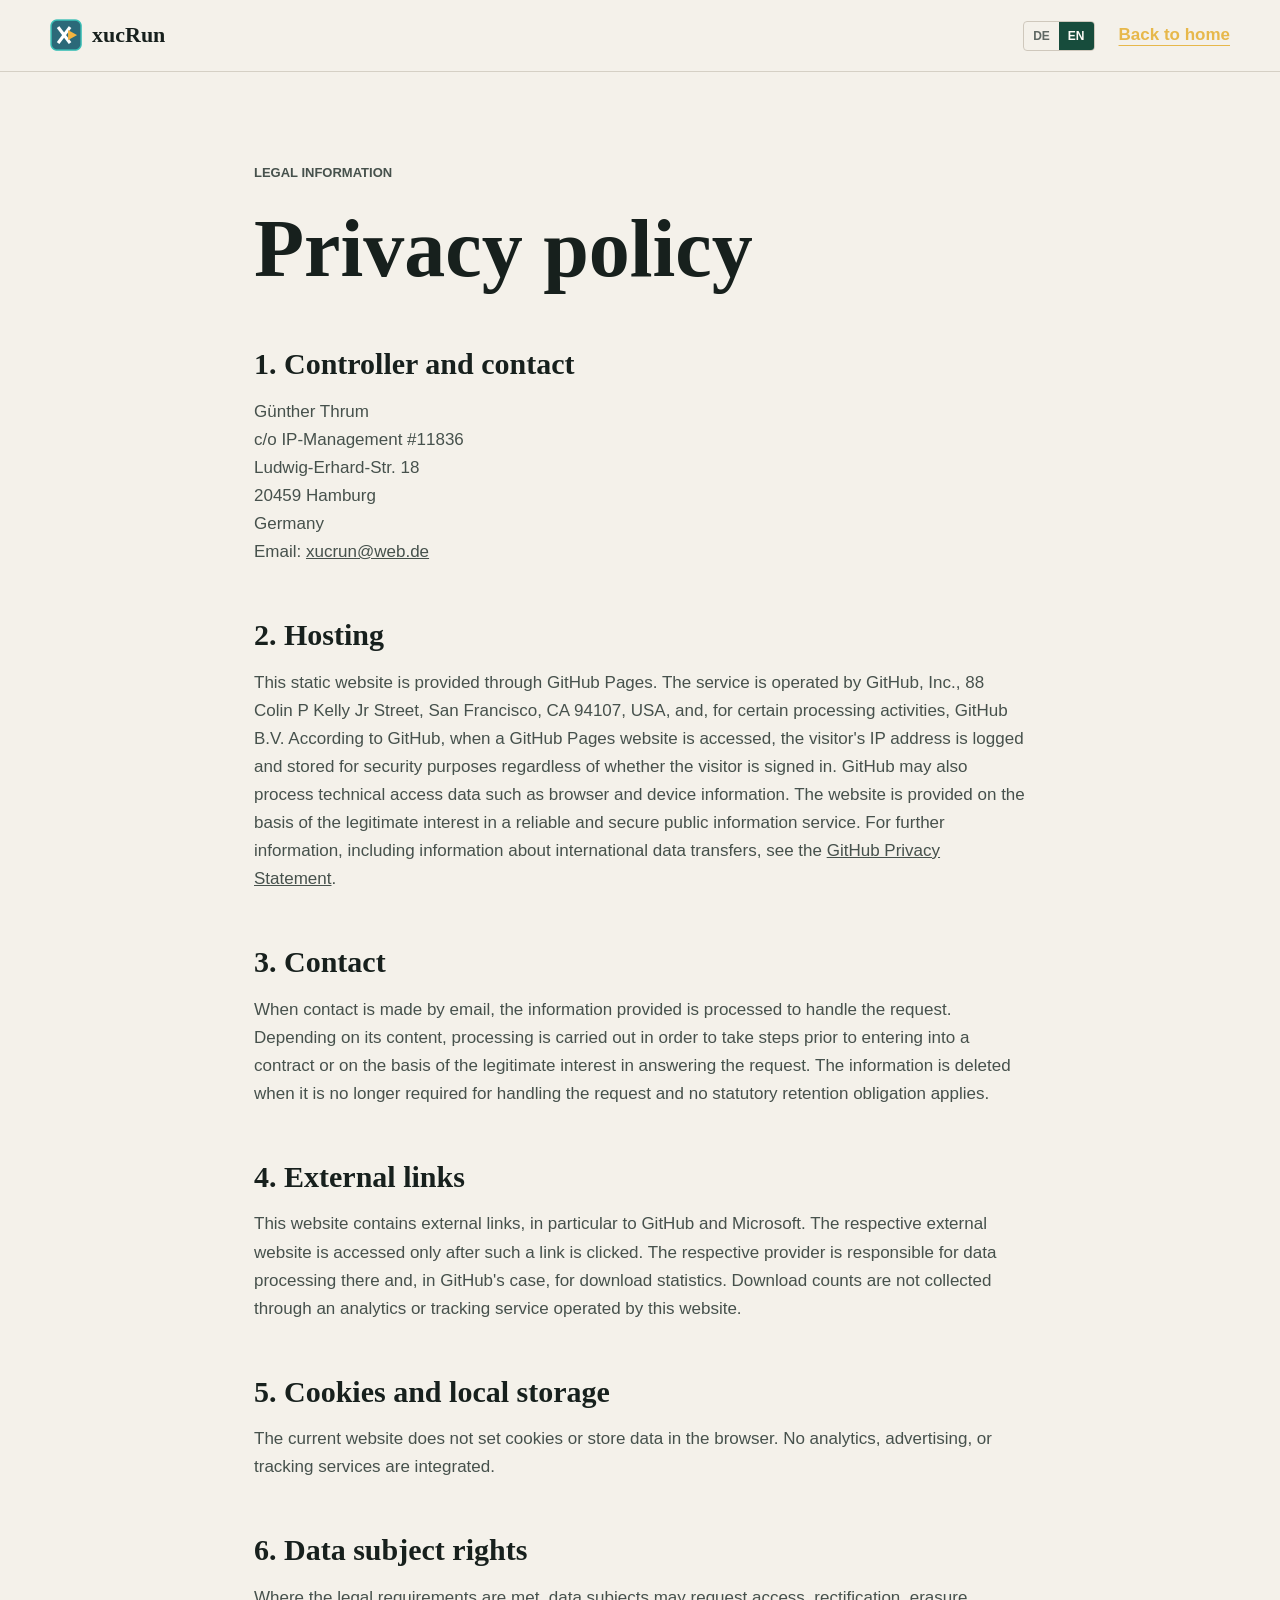
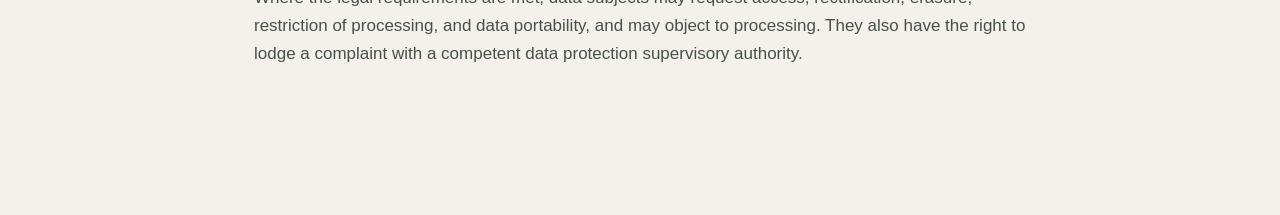
<file: xucrun/datenschutz-en.html>
<!doctype html>
<!-- Purpose: Publishes the English privacy notice. -->
<html lang="en">
<head>
  <meta charset="utf-8">
  <meta name="viewport" content="width=device-width, initial-scale=1">
  <title>Privacy policy | xucRun</title>
  <link rel="alternate" hreflang="de" href="datenschutz.html">
  <link rel="alternate" hreflang="en" href="datenschutz-en.html">
  <link rel="icon" href="assets/xucRun.ico">
  <link rel="stylesheet" href="styles.css">
</head>
<body class="legal-page">
  <header class="site-header">
    <a class="brand" href="index-en.html"><img src="assets/xucRun.ico" width="32" height="32" alt=""><span>xucRun</span></a>
    <div class="header-actions">
      <div class="language-selector" aria-label="Language">
        <a href="datenschutz.html" lang="de" hreflang="de" aria-label="Auf Deutsch wechseln">DE</a>
        <span aria-current="page">EN</span>
      </div>
      <a class="text-link" href="index-en.html">Back to home</a>
    </div>
  </header>
  <main class="legal-main">
    <p class="eyebrow">Legal information</p>
    <h1>Privacy policy</h1>
    <h2>1. Controller and contact</h2>
    <p>Günther Thrum<br>c/o IP-Management #11836<br>Ludwig-Erhard-Str. 18<br>20459 Hamburg<br>Germany<br>Email: <a href="mailto:xucrun@web.de">xucrun@web.de</a></p>
    <h2>2. Hosting</h2>
    <p>This static website is provided through GitHub Pages. The service is operated by GitHub,
    Inc., 88 Colin P Kelly Jr Street, San Francisco, CA 94107, USA, and, for certain processing
    activities, GitHub B.V. According to GitHub, when a GitHub Pages website is accessed, the
    visitor's IP address is logged and stored for security purposes regardless of whether the
    visitor is signed in. GitHub may also process technical access data such as browser and device
    information. The website is provided on the basis of the legitimate interest in a reliable and
    secure public information service. For further information, including information about
    international data transfers, see the
    <a href="https://docs.github.com/en/site-policy/privacy-policies/github-general-privacy-statement">GitHub Privacy Statement</a>.</p>
    <h2>3. Contact</h2>
    <p>When contact is made by email, the information provided is processed to handle the
    request. Depending on its content, processing is carried out in order to take steps prior to
    entering into a contract or on the basis of the legitimate interest in answering the request.
    The information is deleted when it is no longer required for handling the request and no
    statutory retention obligation applies.</p>
    <h2>4. External links</h2>
    <p>This website contains external links, in particular to GitHub and Microsoft. The respective external website is accessed only after such a link is clicked. The respective provider is responsible for data processing there and, in GitHub's case, for download statistics. Download counts are not collected through an analytics or tracking service operated by this website.</p>
    <h2>5. Cookies and local storage</h2>
    <p>The current website does not set cookies or store data in the browser. No analytics, advertising, or tracking services are integrated.</p>
    <h2>6. Data subject rights</h2>
    <p>Where the legal requirements are met, data subjects may request access, rectification, erasure, restriction of processing, and data portability, and may object to processing. They also have the right to lodge a complaint with a competent data protection supervisory authority.</p>
  </main>
</body>
</html>
</file>
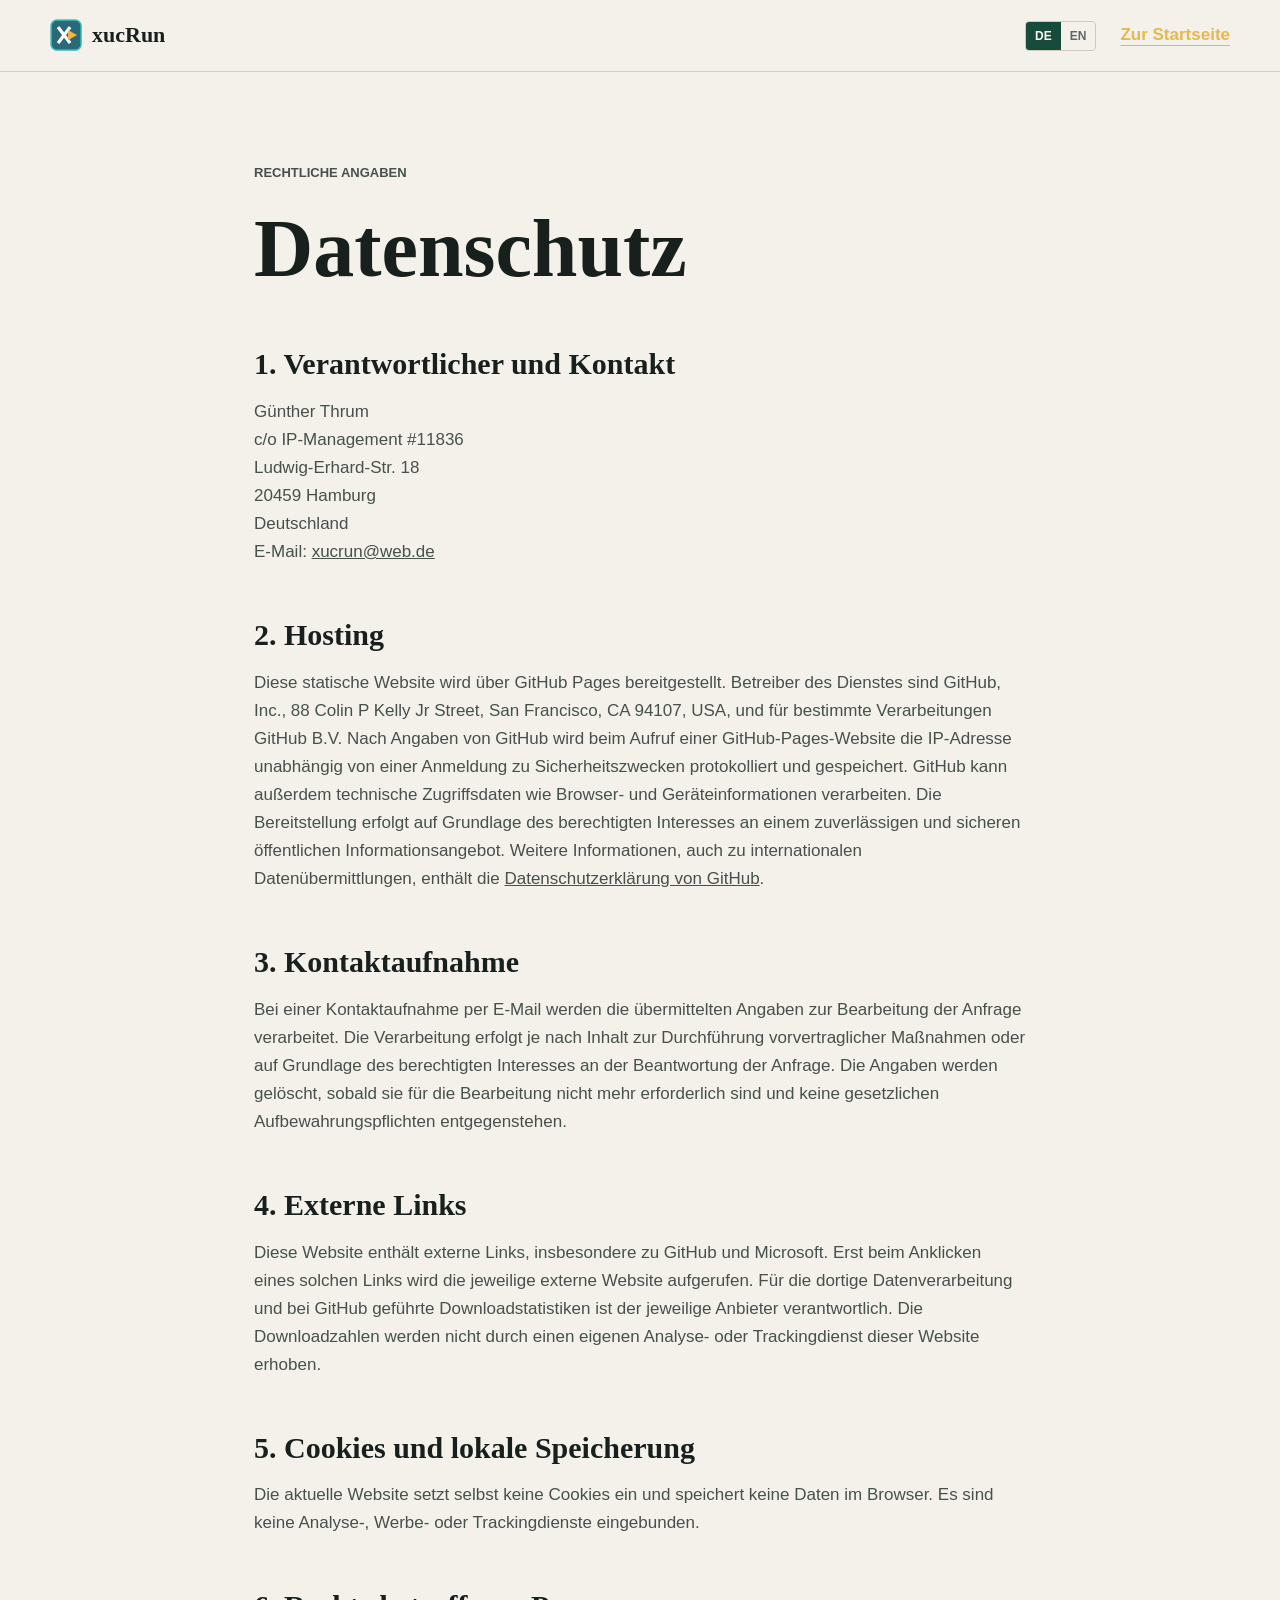
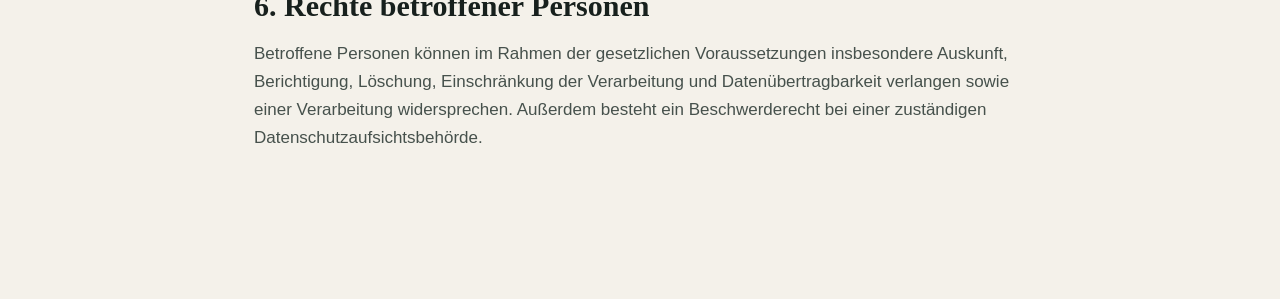
<file: xucrun/datenschutz.html>
<!doctype html>
<!-- Purpose: Publishes the German privacy notice. -->
<html lang="de">
<head>
  <meta charset="utf-8">
  <meta name="viewport" content="width=device-width, initial-scale=1">
  <title>Datenschutz | xucRun</title>
  <link rel="alternate" hreflang="de" href="datenschutz.html">
  <link rel="alternate" hreflang="en" href="datenschutz-en.html">
  <link rel="icon" href="assets/xucRun.ico">
  <link rel="stylesheet" href="styles.css">
</head>
<body class="legal-page">
  <header class="site-header">
    <a class="brand" href="index.html"><img src="assets/xucRun.ico" width="32" height="32" alt=""><span>xucRun</span></a>
    <div class="header-actions">
      <div class="language-selector" aria-label="Sprache">
        <span aria-current="page">DE</span>
        <a href="datenschutz-en.html" lang="en" hreflang="en" aria-label="Switch to English">EN</a>
      </div>
      <a class="text-link" href="index.html">Zur Startseite</a>
    </div>
  </header>
  <main class="legal-main">
    <p class="eyebrow">Rechtliche Angaben</p>
    <h1>Datenschutz</h1>
    <h2>1. Verantwortlicher und Kontakt</h2>
    <p>Günther Thrum<br>c/o IP-Management #11836<br>Ludwig-Erhard-Str. 18<br>20459 Hamburg<br>Deutschland<br>E-Mail: <a href="mailto:xucrun@web.de">xucrun@web.de</a></p>
    <h2>2. Hosting</h2>
    <p>Diese statische Website wird über GitHub Pages bereitgestellt. Betreiber des Dienstes sind
    GitHub, Inc., 88 Colin P Kelly Jr Street, San Francisco, CA 94107, USA, und für bestimmte
    Verarbeitungen GitHub B.V. Nach Angaben von GitHub wird beim Aufruf einer GitHub-Pages-Website
    die IP-Adresse unabhängig von einer Anmeldung zu Sicherheitszwecken protokolliert und
    gespeichert. GitHub kann außerdem technische Zugriffsdaten wie Browser- und
    Geräteinformationen verarbeiten. Die Bereitstellung erfolgt auf Grundlage des berechtigten
    Interesses an einem zuverlässigen und sicheren öffentlichen Informationsangebot. Weitere
    Informationen, auch zu internationalen Datenübermittlungen, enthält die
    <a href="https://docs.github.com/de/site-policy/privacy-policies/github-general-privacy-statement">Datenschutzerklärung von GitHub</a>.</p>
    <h2>3. Kontaktaufnahme</h2>
    <p>Bei einer Kontaktaufnahme per E-Mail werden die übermittelten Angaben zur Bearbeitung der
    Anfrage verarbeitet. Die Verarbeitung erfolgt je nach Inhalt zur Durchführung
    vorvertraglicher Maßnahmen oder auf Grundlage des berechtigten Interesses an der Beantwortung
    der Anfrage. Die Angaben werden gelöscht, sobald sie für die Bearbeitung nicht mehr
    erforderlich sind und keine gesetzlichen Aufbewahrungspflichten entgegenstehen.</p>
    <h2>4. Externe Links</h2>
    <p>Diese Website enthält externe Links, insbesondere zu GitHub und Microsoft. Erst beim Anklicken eines solchen Links wird die jeweilige externe Website aufgerufen. Für die dortige Datenverarbeitung und bei GitHub geführte Downloadstatistiken ist der jeweilige Anbieter verantwortlich. Die Downloadzahlen werden nicht durch einen eigenen Analyse- oder Trackingdienst dieser Website erhoben.</p>
    <h2>5. Cookies und lokale Speicherung</h2>
    <p>Die aktuelle Website setzt selbst keine Cookies ein und speichert keine Daten im Browser. Es sind keine Analyse-, Werbe- oder Trackingdienste eingebunden.</p>
    <h2>6. Rechte betroffener Personen</h2>
    <p>Betroffene Personen können im Rahmen der gesetzlichen Voraussetzungen insbesondere Auskunft, Berichtigung, Löschung, Einschränkung der Verarbeitung und Datenübertragbarkeit verlangen sowie einer Verarbeitung widersprechen. Außerdem besteht ein Beschwerderecht bei einer zuständigen Datenschutzaufsichtsbehörde.</p>
  </main>
</body>
</html>
</file>
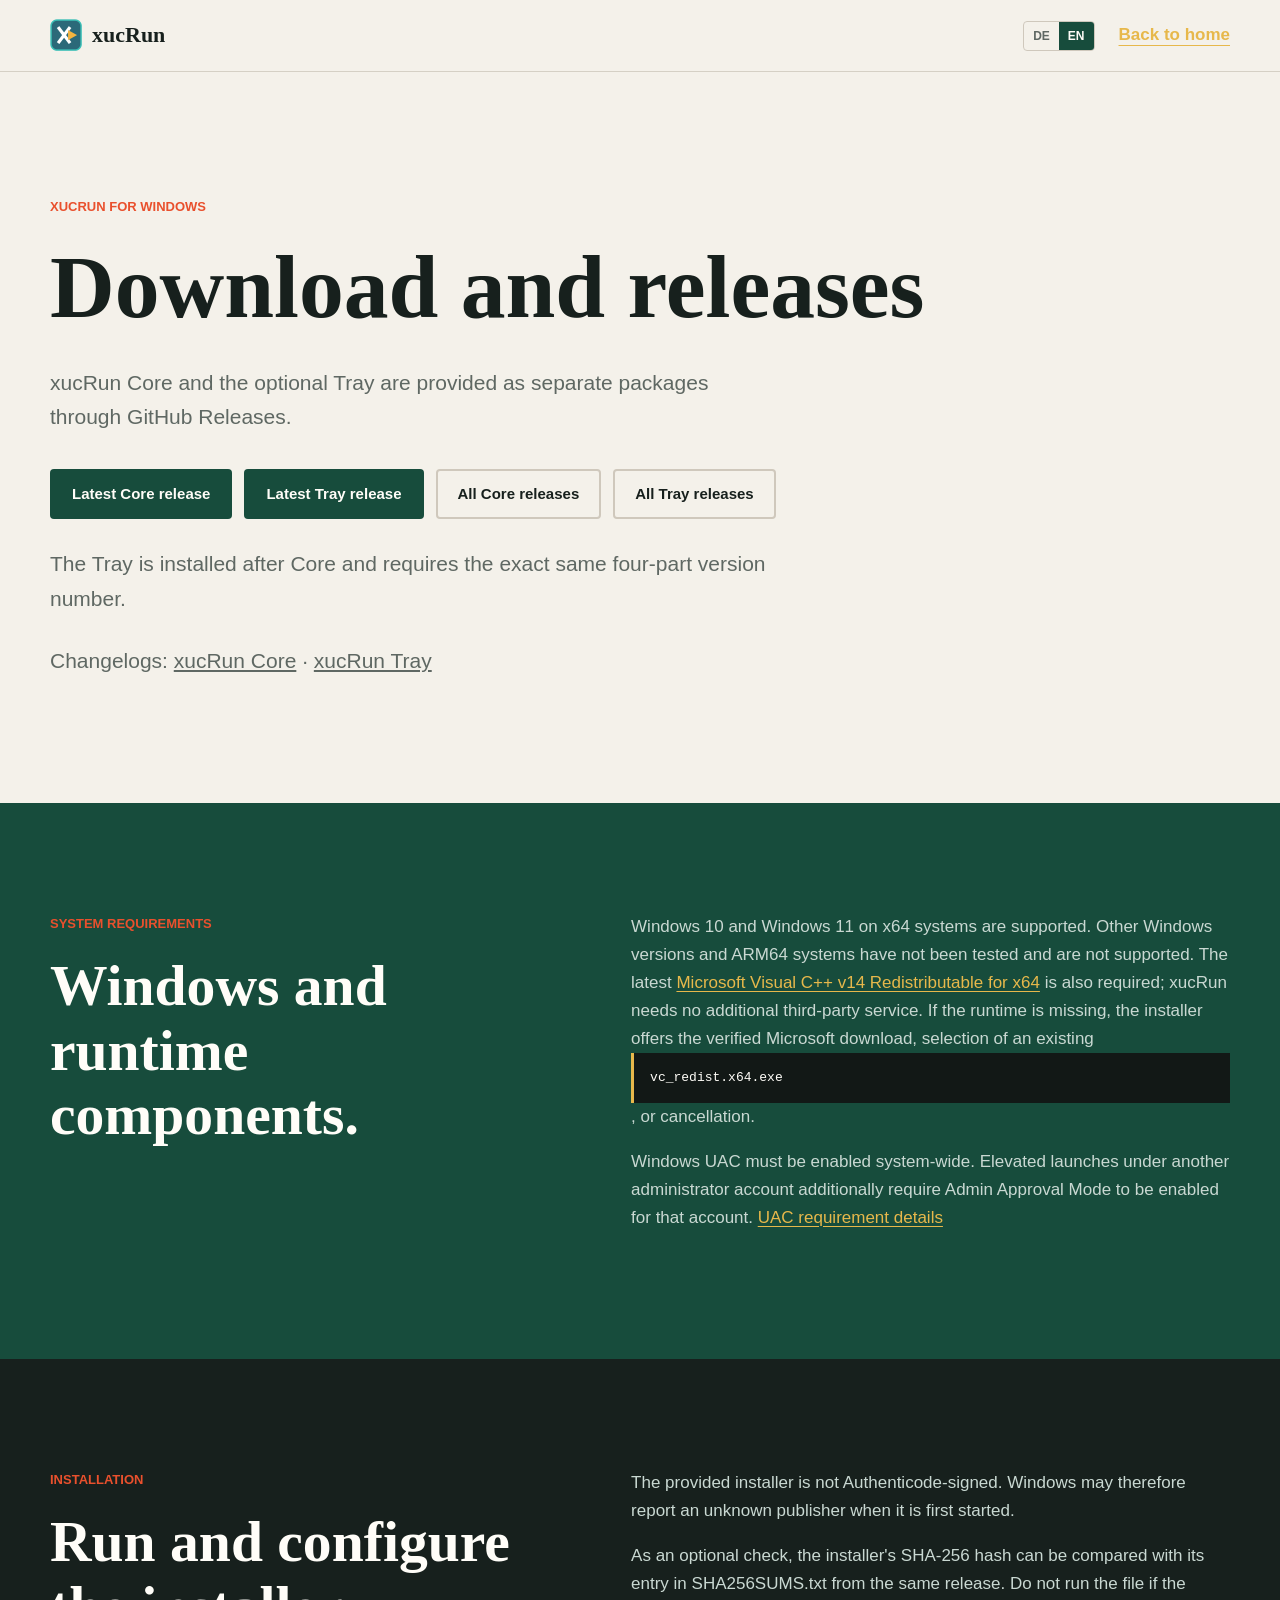
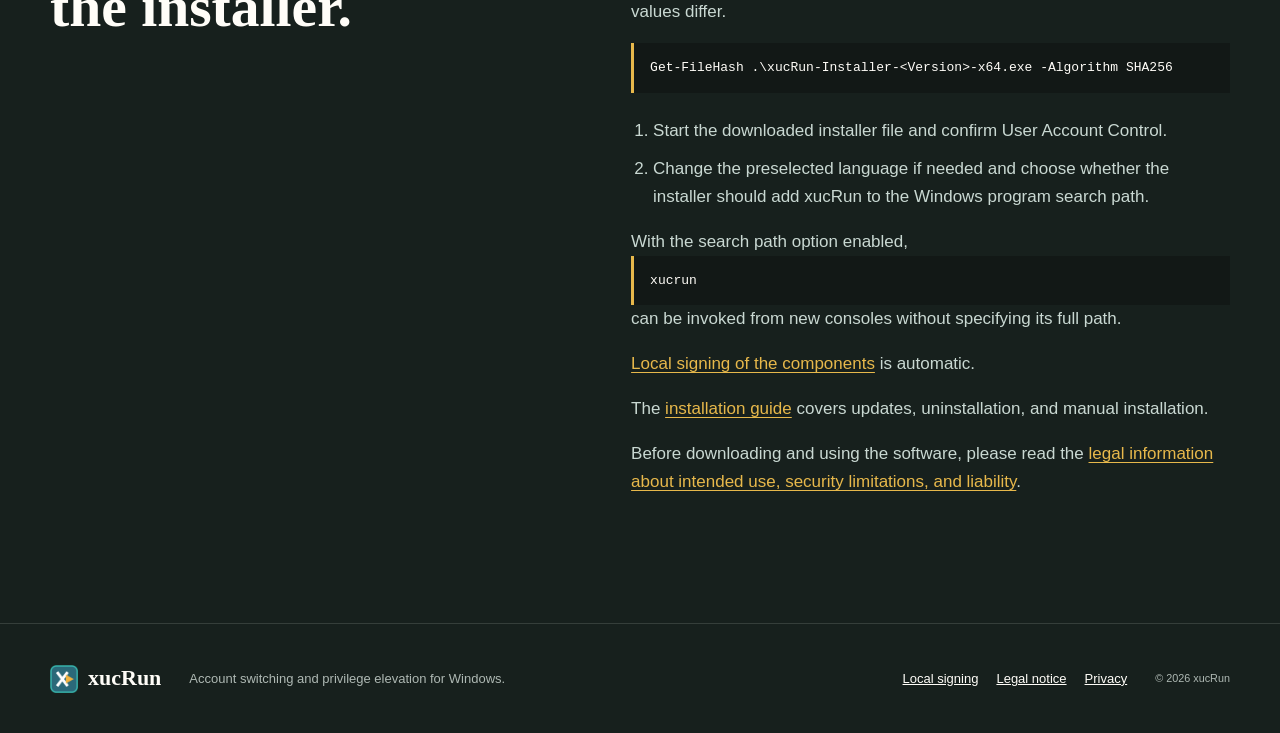
<file: xucrun/download-en.html>
<!doctype html>
<!-- Purpose: Explains download and package verification in English. -->
<html lang="en">
<head>
  <meta charset="utf-8">
  <meta name="viewport" content="width=device-width, initial-scale=1">
  <meta name="description" content="xucRun releases for Windows with installation files, checksums, certificate information, and release notes.">
  <meta name="theme-color" content="#f4f1ea">
  <title>Download and releases | xucRun</title>
  <link rel="alternate" hreflang="de" href="download.html">
  <link rel="alternate" hreflang="en" href="download-en.html">
  <link rel="icon" href="assets/xucRun.ico">
  <link rel="stylesheet" href="styles.css">
  <script src="script.js" defer></script>
</head>
<body class="release-page">
  <a class="skip-link" href="#main">Skip to content</a>

  <header class="site-header">
    <a class="brand" href="index-en.html"><img src="assets/xucRun.ico" width="32" height="32" alt=""><span>xucRun</span></a>
    <div class="header-actions">
      <div class="language-selector" aria-label="Language">
        <a href="download.html" lang="de" hreflang="de" aria-label="Auf Deutsch wechseln">DE</a>
        <span aria-current="page">EN</span>
      </div>
      <a class="text-link" href="index-en.html">Back to home</a>
    </div>
  </header>

  <main id="main" class="release-main">
    <section class="release-intro">
      <p class="eyebrow">xucRun for Windows</p>
      <h1>Download and releases</h1>
      <p>xucRun Core and the optional Tray are provided as separate packages through GitHub Releases.</p>
      <div class="release-actions">
        <a class="button button-primary" href="https://github.com/HT64/xucRun/releases/latest">Latest Core release</a>
        <a class="button button-primary" href="https://github.com/HT64/xucRun-Tray/releases/latest">Latest Tray release</a>
        <a class="button button-secondary" href="https://github.com/HT64/xucRun/releases">All Core releases</a>
        <a class="button button-secondary" href="https://github.com/HT64/xucRun-Tray/releases">All Tray releases</a>
      </div>
      <p>The Tray is installed after Core and requires the exact same four-part version number.</p>
      <p>Changelogs: <a href="https://github.com/HT64/xucRun/blob/main/CHANGELOG.md">xucRun Core</a> · <a href="https://github.com/HT64/xucRun-Tray/blob/main/CHANGELOG.md">xucRun Tray</a></p>
    </section>

    <section class="release-band" id="release">
      <div class="release-heading">
        <p class="eyebrow">System requirements</p>
        <h2>Windows and runtime components.</h2>
      </div>
      <div class="release-copy">
        <p>Windows 10 and Windows 11 on x64 systems are supported. Other Windows versions and ARM64 systems have not been tested and are not supported. The latest <a href="https://aka.ms/vc14/vc_redist.x64.exe">Microsoft Visual C++ v14 Redistributable for x64</a> is also required; xucRun needs no additional third-party service. If the runtime is missing, the installer offers the verified Microsoft download, selection of an existing <code>vc_redist.x64.exe</code>, or cancellation.</p>
        <p>Windows UAC must be enabled system-wide. Elevated launches under another administrator account additionally require Admin Approval Mode to be enabled for that account. <a href="https://github.com/HT64/xucRun/blob/main/docs/en/SECURITY_MODEL.md#requirements-and-intended-use">UAC requirement details</a></p>
      </div>
    </section>

    <section class="release-band installation-section">
      <div class="release-heading">
        <p class="eyebrow">Installation</p>
        <h2>Run and configure the installer.</h2>
      </div>
      <div class="release-copy">
        <p>The provided installer is not Authenticode-signed. Windows may therefore report an unknown publisher when it is first started.</p>
        <p>As an optional check, the installer's SHA-256 hash can be compared with its entry in SHA256SUMS.txt from the same release. Do not run the file if the values differ.</p>
        <code>Get-FileHash .\xucRun-Installer-&lt;Version&gt;-x64.exe -Algorithm SHA256</code>
        <ol>
          <li>Start the downloaded installer file and confirm User Account Control.</li>
          <li>Change the preselected language if needed and choose whether the installer should add xucRun to the Windows program search path.</li>
        </ol>
        <p>With the search path option enabled, <code>xucrun</code> can be invoked from new consoles without specifying its full path.</p>
        <p><a href="local-signing-en.html">Local signing of the components</a> is automatic.</p>
        <p>The <a href="https://github.com/HT64/xucRun/blob/main/docs/en/INSTALLATION.md">installation guide</a> covers updates, uninstallation, and manual installation.</p>
        <p>Before downloading and using the software, please read the <a href="impressum-en.html#intended-use">legal information about intended use, security limitations, and liability</a>.</p>
      </div>
    </section>
  </main>

  <footer class="site-footer">
    <a class="brand footer-brand" href="index-en.html"><img src="assets/xucRun.ico" width="28" height="28" alt=""><span>xucRun</span></a>
    <p>Account switching and privilege elevation for Windows.</p>
    <div class="footer-links">
      <a href="local-signing-en.html">Local signing</a>
      <a href="impressum-en.html">Legal notice</a>
      <a href="datenschutz-en.html">Privacy</a>
    </div>
    <small>© <span data-current-year></span> xucRun</small>
  </footer>
</body>
</html>
</file>
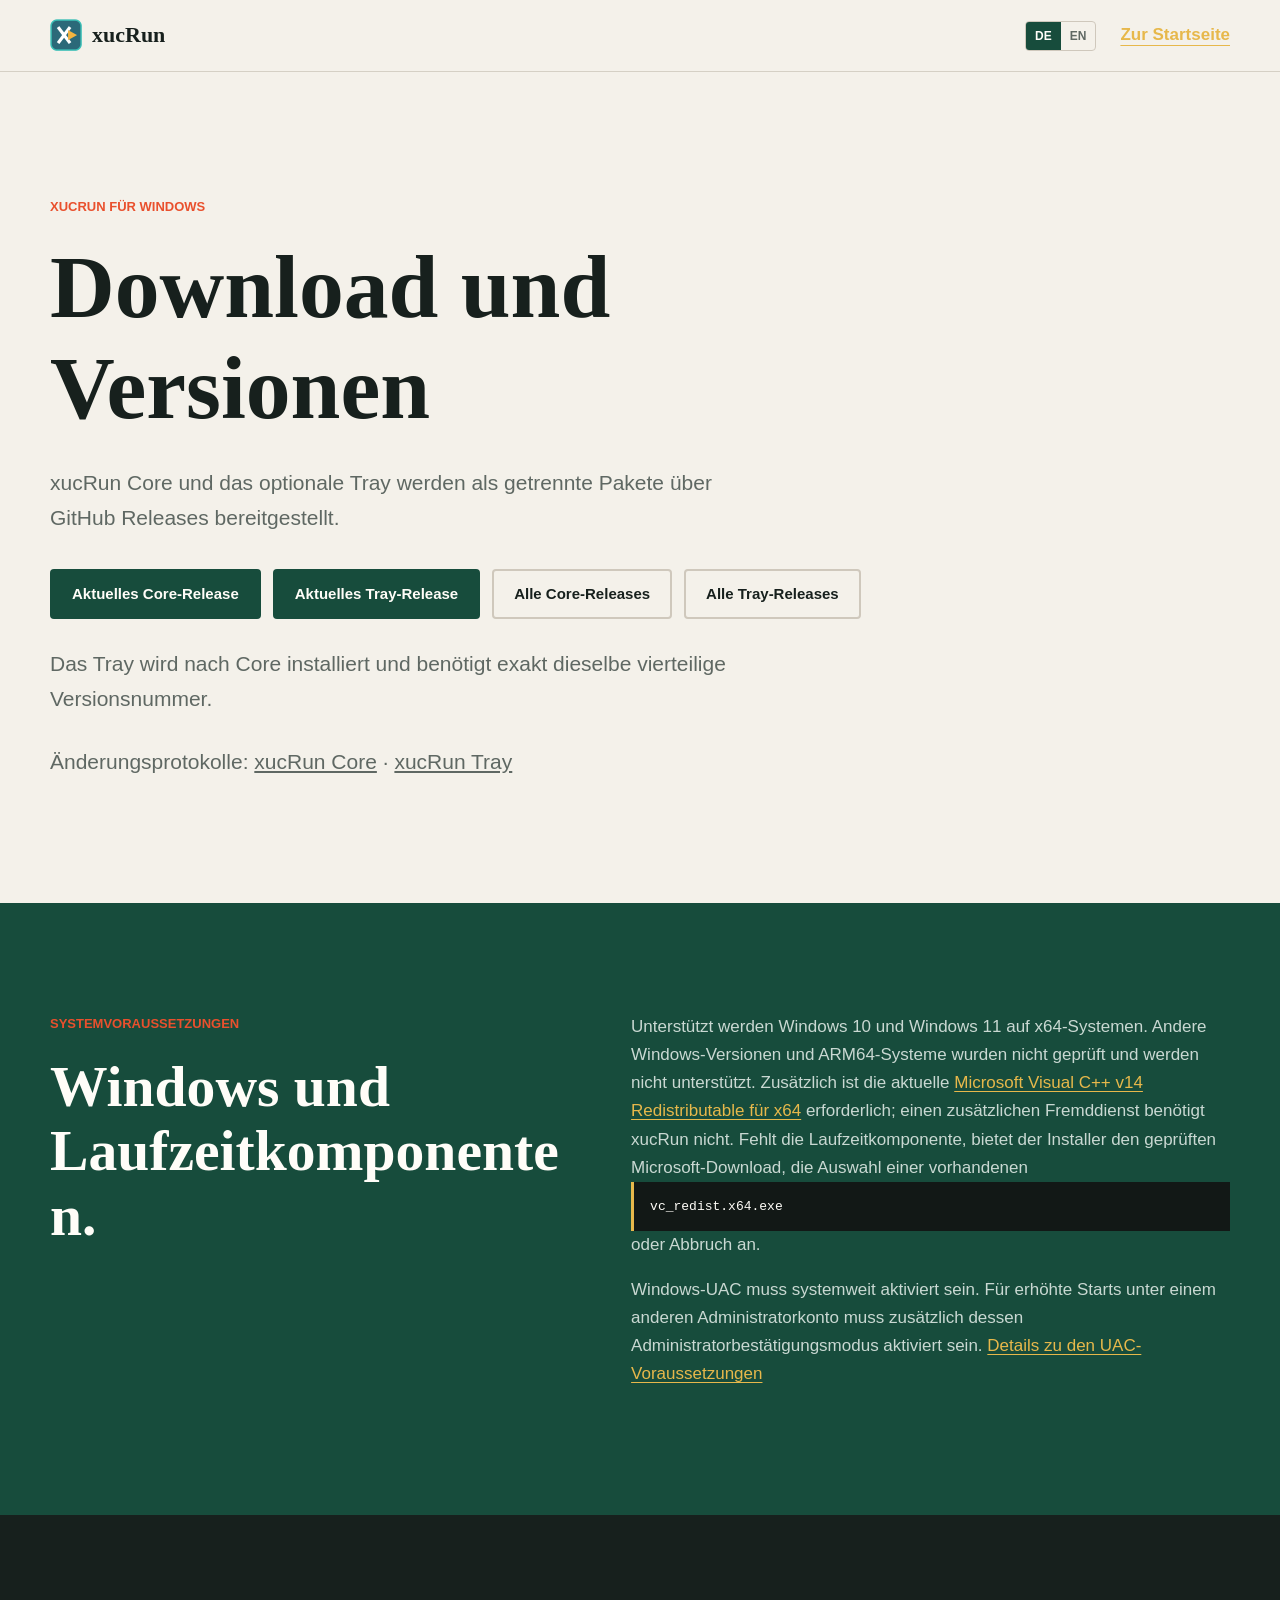
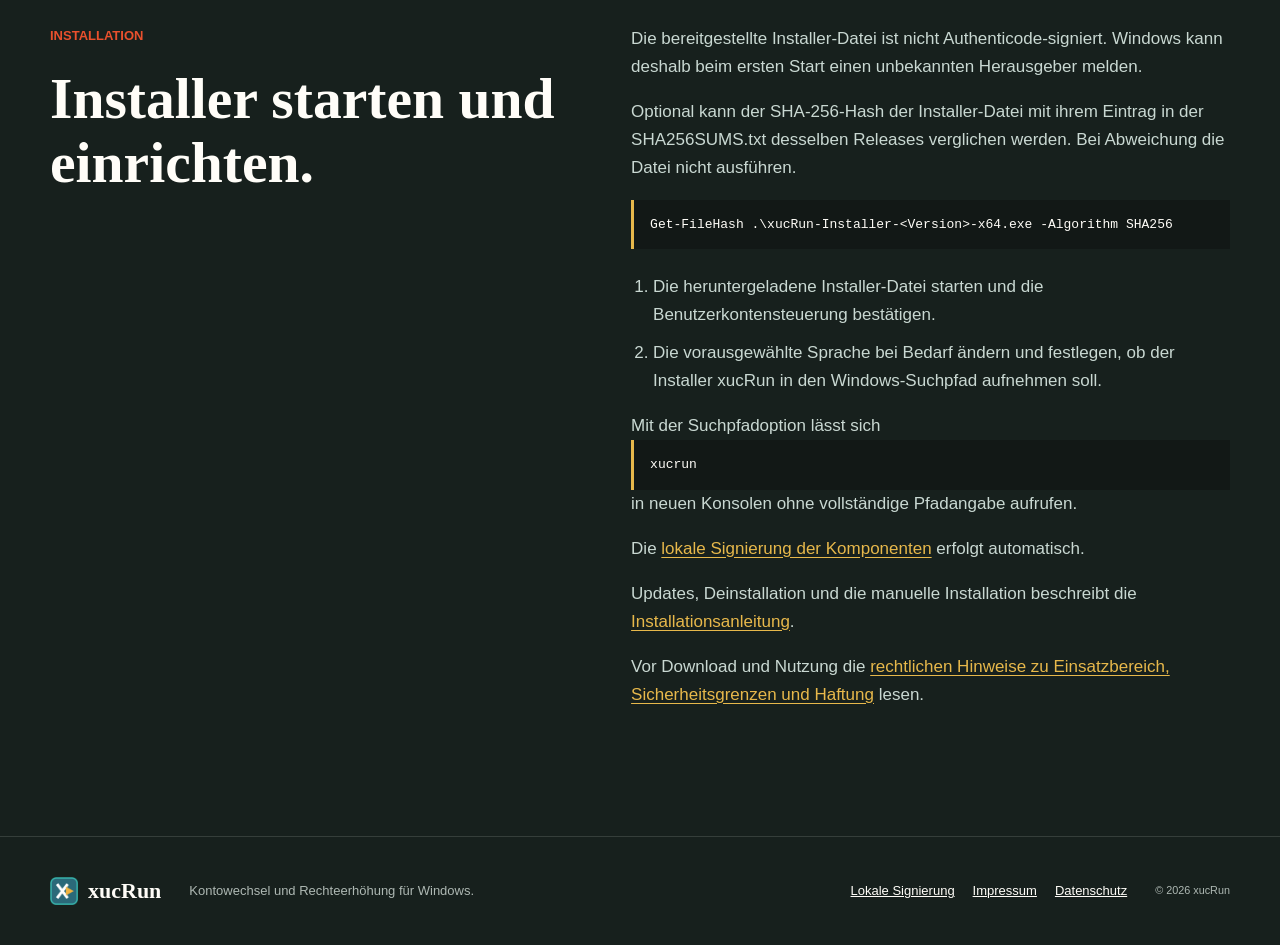
<file: xucrun/download.html>
<!doctype html>
<!-- Purpose: Explains download and package verification in German. -->
<html lang="de">
<head>
  <meta charset="utf-8">
  <meta name="viewport" content="width=device-width, initial-scale=1">
  <meta name="description" content="xucRun-Releases für Windows mit Installationsdateien, Prüfsummen, Zertifikatshinweisen und Versionshinweisen.">
  <meta name="theme-color" content="#f4f1ea">
  <title>Download und Versionen | xucRun</title>
  <link rel="alternate" hreflang="de" href="download.html">
  <link rel="alternate" hreflang="en" href="download-en.html">
  <link rel="icon" href="assets/xucRun.ico">
  <link rel="stylesheet" href="styles.css">
  <script src="script.js" defer></script>
</head>
<body class="release-page">
  <a class="skip-link" href="#main">Zum Inhalt</a>

  <header class="site-header">
    <a class="brand" href="index.html"><img src="assets/xucRun.ico" width="32" height="32" alt=""><span>xucRun</span></a>
    <div class="header-actions">
      <div class="language-selector" aria-label="Sprache">
        <span aria-current="page">DE</span>
        <a href="download-en.html" lang="en" hreflang="en" aria-label="Switch to English">EN</a>
      </div>
      <a class="text-link" href="index.html">Zur Startseite</a>
    </div>
  </header>

  <main id="main" class="release-main">
    <section class="release-intro">
      <p class="eyebrow">xucRun für Windows</p>
      <h1>Download und Versionen</h1>
      <p>xucRun Core und das optionale Tray werden als getrennte Pakete über GitHub Releases bereitgestellt.</p>
      <div class="release-actions">
        <a class="button button-primary" href="https://github.com/HT64/xucRun/releases/latest">Aktuelles Core-Release</a>
        <a class="button button-primary" href="https://github.com/HT64/xucRun-Tray/releases/latest">Aktuelles Tray-Release</a>
        <a class="button button-secondary" href="https://github.com/HT64/xucRun/releases">Alle Core-Releases</a>
        <a class="button button-secondary" href="https://github.com/HT64/xucRun-Tray/releases">Alle Tray-Releases</a>
      </div>
      <p>Das Tray wird nach Core installiert und benötigt exakt dieselbe vierteilige Versionsnummer.</p>
      <p>Änderungsprotokolle: <a href="https://github.com/HT64/xucRun/blob/main/CHANGELOG.de.md">xucRun Core</a> · <a href="https://github.com/HT64/xucRun-Tray/blob/main/CHANGELOG.de.md">xucRun Tray</a></p>
    </section>

    <section class="release-band" id="release">
      <div class="release-heading">
        <p class="eyebrow">Systemvoraussetzungen</p>
        <h2>Windows und Laufzeitkomponenten.</h2>
      </div>
      <div class="release-copy">
        <p>Unterstützt werden Windows 10 und Windows 11 auf x64-Systemen. Andere Windows-Versionen und ARM64-Systeme wurden nicht geprüft und werden nicht unterstützt. Zusätzlich ist die aktuelle <a href="https://aka.ms/vc14/vc_redist.x64.exe">Microsoft Visual C++ v14 Redistributable für x64</a> erforderlich; einen zusätzlichen Fremddienst benötigt xucRun nicht. Fehlt die Laufzeitkomponente, bietet der Installer den geprüften Microsoft-Download, die Auswahl einer vorhandenen <code>vc_redist.x64.exe</code> oder Abbruch an.</p>
        <p>Windows-UAC muss systemweit aktiviert sein. Für erhöhte Starts unter einem anderen Administratorkonto muss zusätzlich dessen Administratorbestätigungsmodus aktiviert sein. <a href="https://github.com/HT64/xucRun/blob/main/docs/de/SECURITY_MODEL.md#voraussetzungen-und-einsatzbereich">Details zu den UAC-Voraussetzungen</a></p>
      </div>
    </section>

    <section class="release-band installation-section">
      <div class="release-heading">
        <p class="eyebrow">Installation</p>
        <h2>Installer starten und einrichten.</h2>
      </div>
      <div class="release-copy">
        <p>Die bereitgestellte Installer-Datei ist nicht Authenticode-signiert. Windows kann deshalb beim ersten Start einen unbekannten Herausgeber melden.</p>
        <p>Optional kann der SHA-256-Hash der Installer-Datei mit ihrem Eintrag in der SHA256SUMS.txt desselben Releases verglichen werden. Bei Abweichung die Datei nicht ausführen.</p>
        <code>Get-FileHash .\xucRun-Installer-&lt;Version&gt;-x64.exe -Algorithm SHA256</code>
        <ol>
          <li>Die heruntergeladene Installer-Datei starten und die Benutzerkontensteuerung bestätigen.</li>
          <li>Die vorausgewählte Sprache bei Bedarf ändern und festlegen, ob der Installer xucRun in den Windows-Suchpfad aufnehmen soll.</li>
        </ol>
        <p>Mit der Suchpfadoption lässt sich <code>xucrun</code> in neuen Konsolen ohne vollständige Pfadangabe aufrufen.</p>
        <p>Die <a href="lokale-signierung.html">lokale Signierung der Komponenten</a> erfolgt automatisch.</p>
        <p>Updates, Deinstallation und die manuelle Installation beschreibt die <a href="https://github.com/HT64/xucRun/blob/main/docs/de/INSTALLATION.md">Installationsanleitung</a>.</p>
        <p>Vor Download und Nutzung die <a href="impressum.html#einsatzbereich">rechtlichen Hinweise zu Einsatzbereich, Sicherheitsgrenzen und Haftung</a> lesen.</p>
      </div>
    </section>
  </main>

  <footer class="site-footer">
    <a class="brand footer-brand" href="index.html"><img src="assets/xucRun.ico" width="28" height="28" alt=""><span>xucRun</span></a>
    <p>Kontowechsel und Rechteerhöhung für Windows.</p>
    <div class="footer-links">
      <a href="lokale-signierung.html">Lokale Signierung</a>
      <a href="impressum.html">Impressum</a>
      <a href="datenschutz.html">Datenschutz</a>
    </div>
    <small>© <span data-current-year></span> xucRun</small>
  </footer>
</body>
</html>
</file>
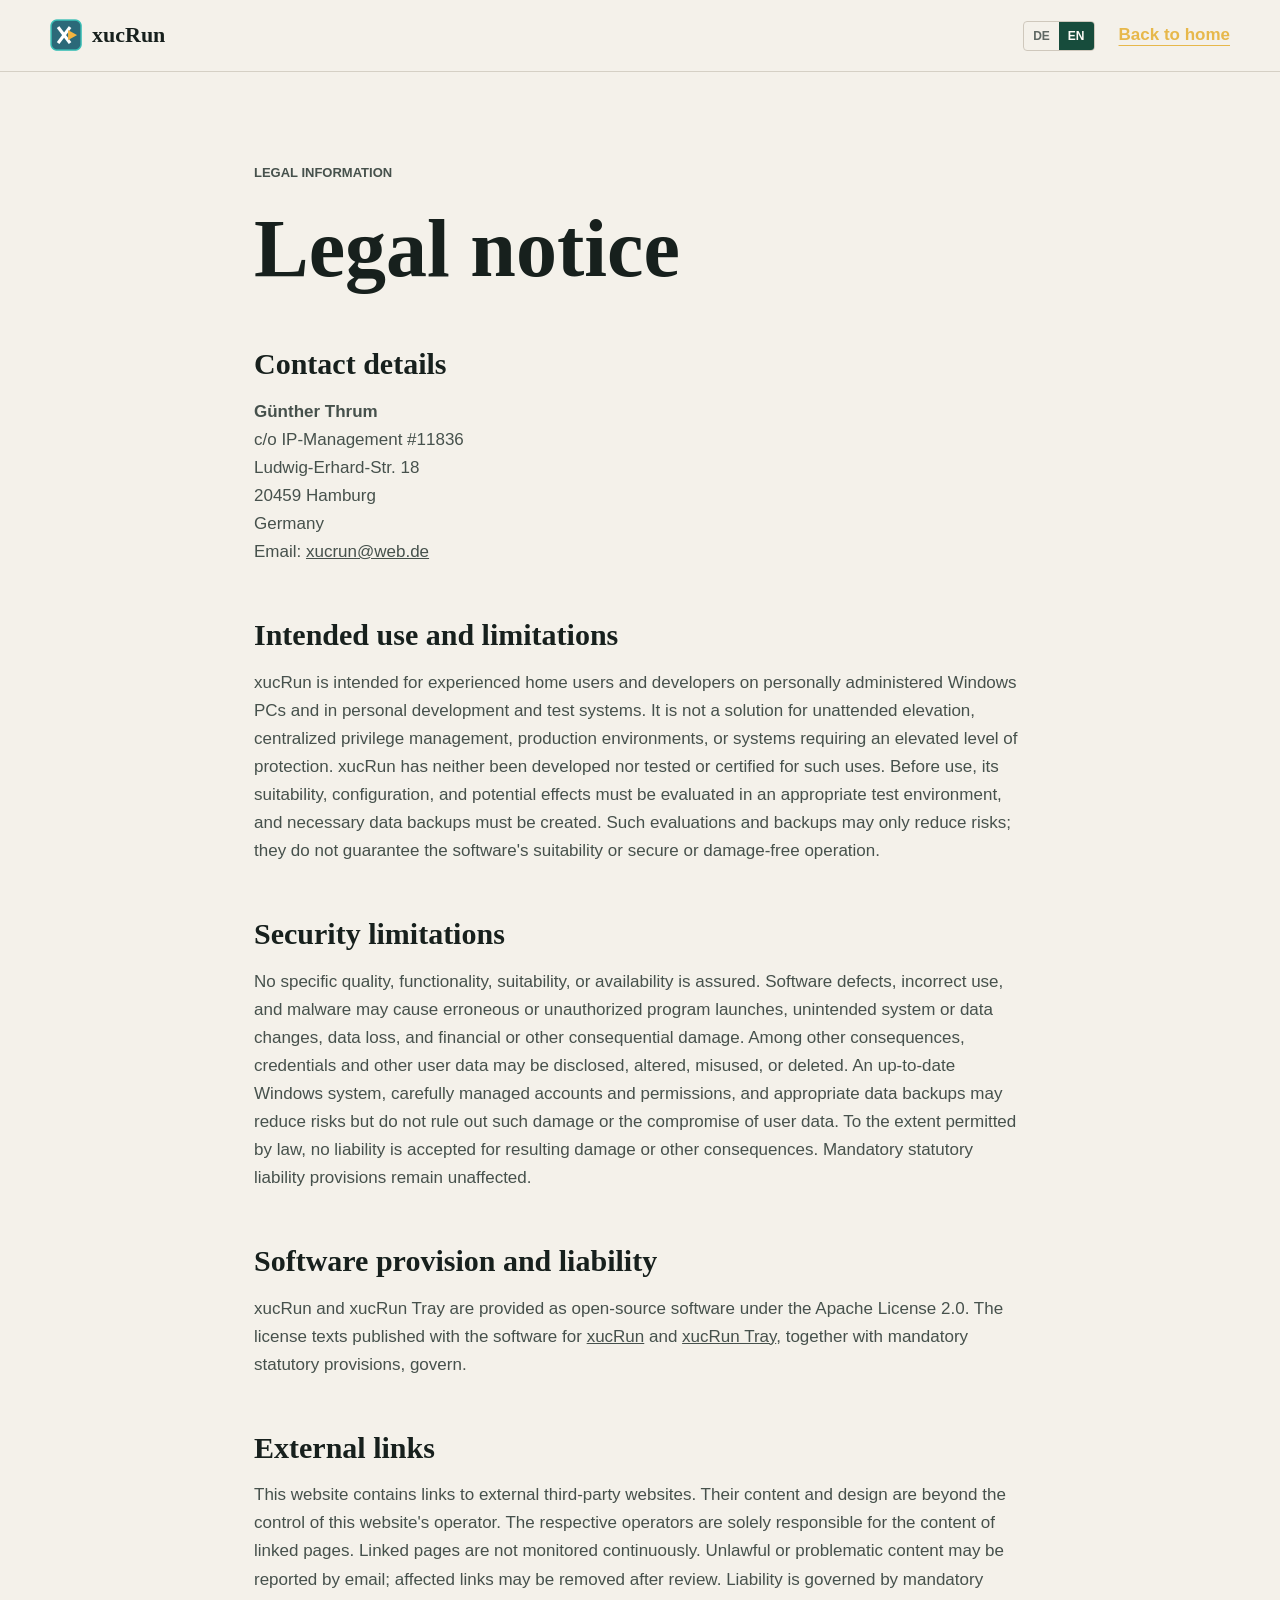
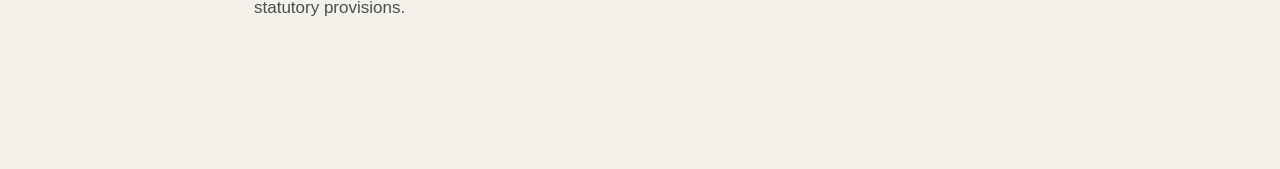
<file: xucrun/impressum-en.html>
<!doctype html>
<!-- Purpose: Publishes the English legal notice. -->
<html lang="en">
<head>
  <meta charset="utf-8">
  <meta name="viewport" content="width=device-width, initial-scale=1">
  <title>Legal notice | xucRun</title>
  <link rel="alternate" hreflang="de" href="impressum.html">
  <link rel="alternate" hreflang="en" href="impressum-en.html">
  <link rel="icon" href="assets/xucRun.ico">
  <link rel="stylesheet" href="styles.css">
</head>
<body class="legal-page">
  <header class="site-header">
    <a class="brand" href="index-en.html"><img src="assets/xucRun.ico" width="32" height="32" alt=""><span>xucRun</span></a>
    <div class="header-actions">
      <div class="language-selector" aria-label="Language">
        <a href="impressum.html" lang="de" hreflang="de" aria-label="Auf Deutsch wechseln">DE</a>
        <span aria-current="page">EN</span>
      </div>
      <a class="text-link" href="index-en.html">Back to home</a>
    </div>
  </header>
  <main class="legal-main">
    <p class="eyebrow">Legal information</p>
    <h1>Legal notice</h1>
    <h2>Contact details</h2>
    <p><strong>Günther Thrum</strong><br>c/o IP-Management #11836<br>Ludwig-Erhard-Str. 18<br>20459 Hamburg<br>Germany<br>Email: <a href="mailto:xucrun@web.de">xucrun@web.de</a></p>
    <h2 id="intended-use">Intended use and limitations</h2>
    <p>xucRun is intended for experienced home users and developers on personally administered Windows PCs and in personal development and test systems. It is not a solution for unattended elevation, centralized privilege management, production environments, or systems requiring an elevated level of protection. xucRun has neither been developed nor tested or certified for such uses. Before use, its suitability, configuration, and potential effects must be evaluated in an appropriate test environment, and necessary data backups must be created. Such evaluations and backups may only reduce risks; they do not guarantee the software's suitability or secure or damage-free operation.</p>
    <h2>Security limitations</h2>
    <p>No specific quality, functionality, suitability, or availability is assured. Software defects, incorrect use, and malware may cause erroneous or unauthorized program launches, unintended system or data changes, data loss, and financial or other consequential damage. Among other consequences, credentials and other user data may be disclosed, altered, misused, or deleted. An up-to-date Windows system, carefully managed accounts and permissions, and appropriate data backups may reduce risks but do not rule out such damage or the compromise of user data. To the extent permitted by law, no liability is accepted for resulting damage or other consequences. Mandatory statutory liability provisions remain unaffected.</p>
    <h2>Software provision and liability</h2>
    <p>xucRun and xucRun Tray are provided as open-source software under the Apache License 2.0. The license texts published with the software for <a href="https://github.com/HT64/xucRun/blob/main/LICENSE">xucRun</a> and <a href="https://github.com/HT64/xucRun-Tray/blob/main/LICENSE">xucRun Tray</a>, together with mandatory statutory provisions, govern.</p>
    <h2>External links</h2>
    <p>This website contains links to external third-party websites. Their content and design are beyond the control of this website's operator. The respective operators are solely responsible for the content of linked pages. Linked pages are not monitored continuously. Unlawful or problematic content may be reported by email; affected links may be removed after review. Liability is governed by mandatory statutory provisions.</p>
  </main>
</body>
</html>
</file>
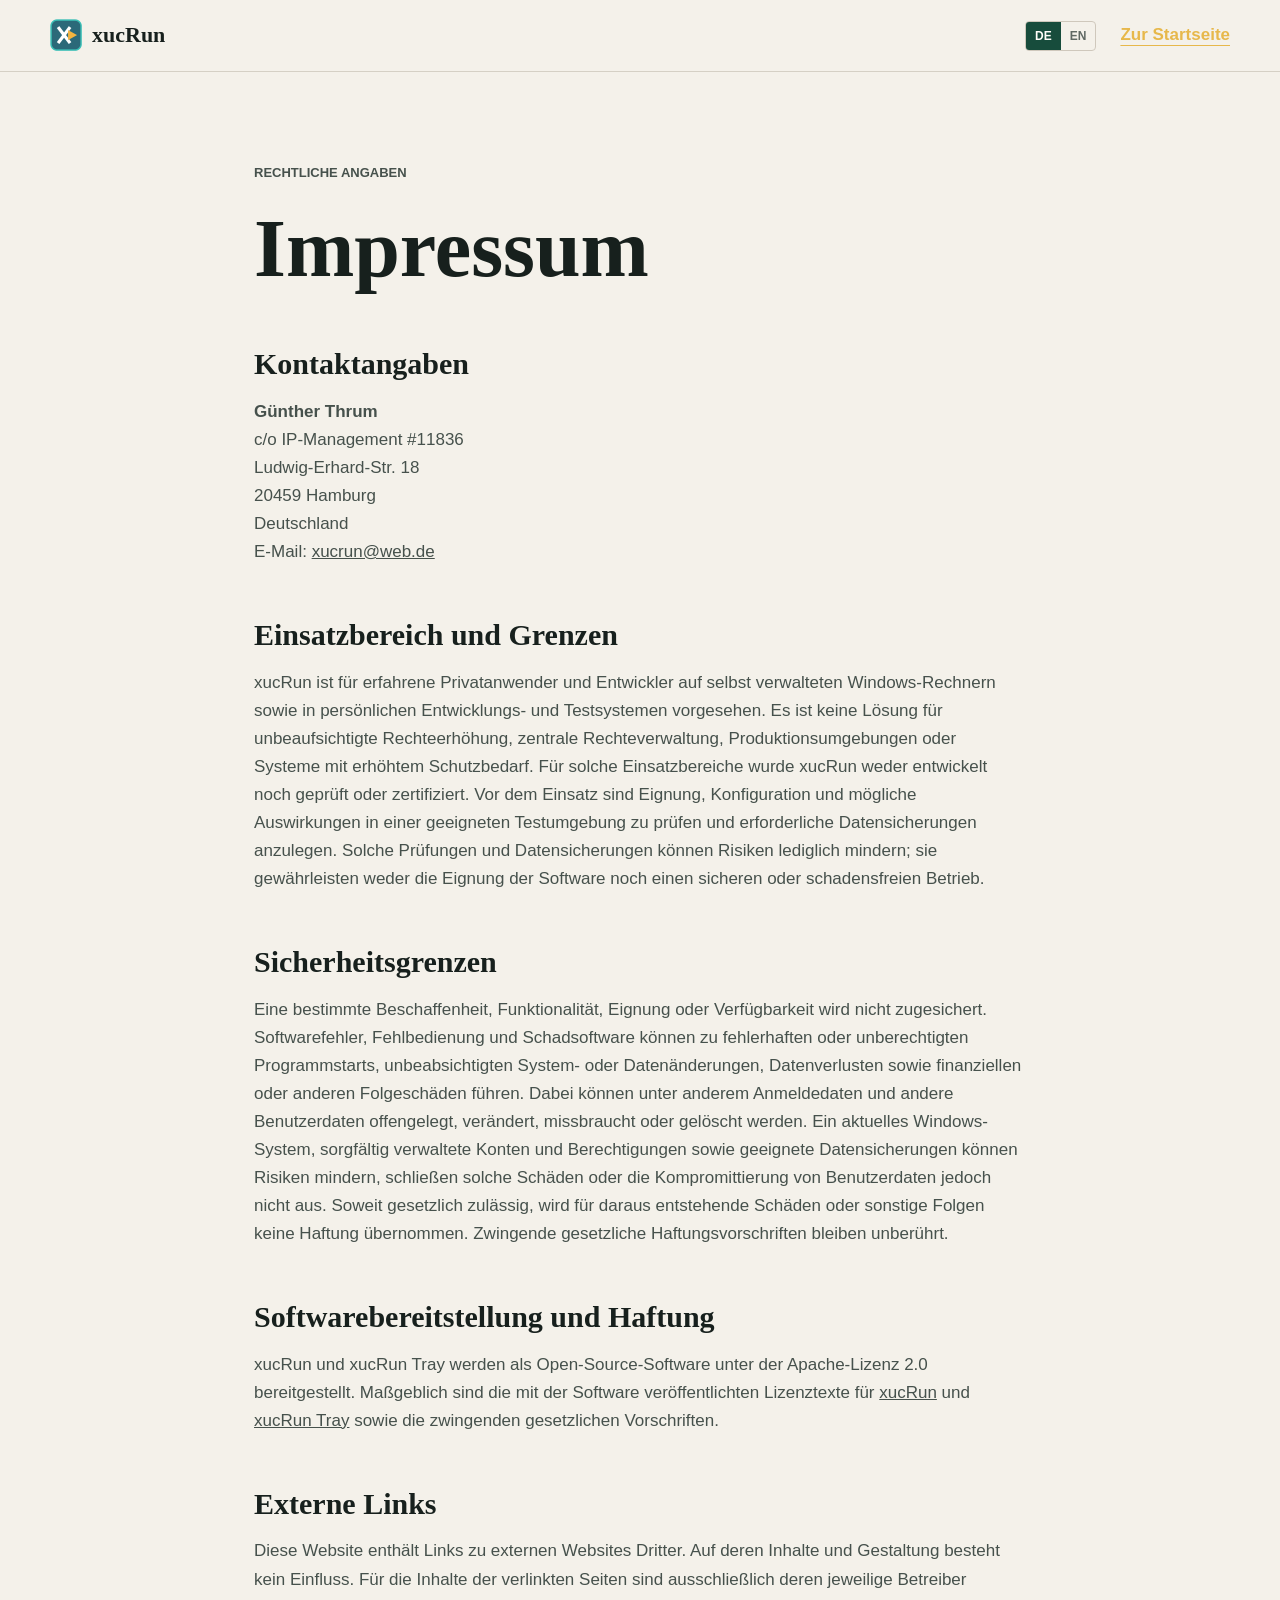
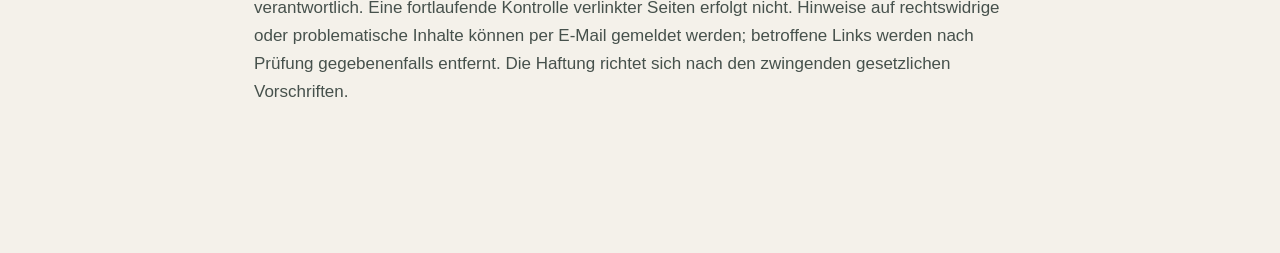
<file: xucrun/impressum.html>
<!doctype html>
<!-- Purpose: Publishes the German legal notice. -->
<html lang="de">
<head>
  <meta charset="utf-8">
  <meta name="viewport" content="width=device-width, initial-scale=1">
  <title>Impressum | xucRun</title>
  <link rel="alternate" hreflang="de" href="impressum.html">
  <link rel="alternate" hreflang="en" href="impressum-en.html">
  <link rel="icon" href="assets/xucRun.ico">
  <link rel="stylesheet" href="styles.css">
</head>
<body class="legal-page">
  <header class="site-header">
    <a class="brand" href="index.html"><img src="assets/xucRun.ico" width="32" height="32" alt=""><span>xucRun</span></a>
    <div class="header-actions">
      <div class="language-selector" aria-label="Sprache">
        <span aria-current="page">DE</span>
        <a href="impressum-en.html" lang="en" hreflang="en" aria-label="Switch to English">EN</a>
      </div>
      <a class="text-link" href="index.html">Zur Startseite</a>
    </div>
  </header>
  <main class="legal-main">
    <p class="eyebrow">Rechtliche Angaben</p>
    <h1>Impressum</h1>
    <h2>Kontaktangaben</h2>
    <p><strong>Günther Thrum</strong><br>c/o IP-Management #11836<br>Ludwig-Erhard-Str. 18<br>20459 Hamburg<br>Deutschland<br>E-Mail: <a href="mailto:xucrun@web.de">xucrun@web.de</a></p>
    <h2 id="einsatzbereich">Einsatzbereich und Grenzen</h2>
    <p>xucRun ist für erfahrene Privatanwender und Entwickler auf selbst verwalteten Windows-Rechnern sowie in persönlichen Entwicklungs- und Testsystemen vorgesehen. Es ist keine Lösung für unbeaufsichtigte Rechteerhöhung, zentrale Rechteverwaltung, Produktionsumgebungen oder Systeme mit erhöhtem Schutzbedarf. Für solche Einsatzbereiche wurde xucRun weder entwickelt noch geprüft oder zertifiziert. Vor dem Einsatz sind Eignung, Konfiguration und mögliche Auswirkungen in einer geeigneten Testumgebung zu prüfen und erforderliche Datensicherungen anzulegen. Solche Prüfungen und Datensicherungen können Risiken lediglich mindern; sie gewährleisten weder die Eignung der Software noch einen sicheren oder schadensfreien Betrieb.</p>
    <h2>Sicherheitsgrenzen</h2>
    <p>Eine bestimmte Beschaffenheit, Funktionalität, Eignung oder Verfügbarkeit wird nicht zugesichert. Softwarefehler, Fehlbedienung und Schadsoftware können zu fehlerhaften oder unberechtigten Programmstarts, unbeabsichtigten System- oder Datenänderungen, Datenverlusten sowie finanziellen oder anderen Folgeschäden führen. Dabei können unter anderem Anmeldedaten und andere Benutzerdaten offengelegt, verändert, missbraucht oder gelöscht werden. Ein aktuelles Windows-System, sorgfältig verwaltete Konten und Berechtigungen sowie geeignete Datensicherungen können Risiken mindern, schließen solche Schäden oder die Kompromittierung von Benutzerdaten jedoch nicht aus. Soweit gesetzlich zulässig, wird für daraus entstehende Schäden oder sonstige Folgen keine Haftung übernommen. Zwingende gesetzliche Haftungsvorschriften bleiben unberührt.</p>
    <h2>Softwarebereitstellung und Haftung</h2>
    <p>xucRun und xucRun Tray werden als Open-Source-Software unter der Apache-Lizenz 2.0 bereitgestellt. Maßgeblich sind die mit der Software veröffentlichten Lizenztexte für <a href="https://github.com/HT64/xucRun/blob/main/LICENSE">xucRun</a> und <a href="https://github.com/HT64/xucRun-Tray/blob/main/LICENSE">xucRun Tray</a> sowie die zwingenden gesetzlichen Vorschriften.</p>
    <h2>Externe Links</h2>
    <p>Diese Website enthält Links zu externen Websites Dritter. Auf deren Inhalte und Gestaltung besteht kein Einfluss. Für die Inhalte der verlinkten Seiten sind ausschließlich deren jeweilige Betreiber verantwortlich. Eine fortlaufende Kontrolle verlinkter Seiten erfolgt nicht. Hinweise auf rechtswidrige oder problematische Inhalte können per E-Mail gemeldet werden; betroffene Links werden nach Prüfung gegebenenfalls entfernt. Die Haftung richtet sich nach den zwingenden gesetzlichen Vorschriften.</p>
  </main>
</body>
</html>
</file>
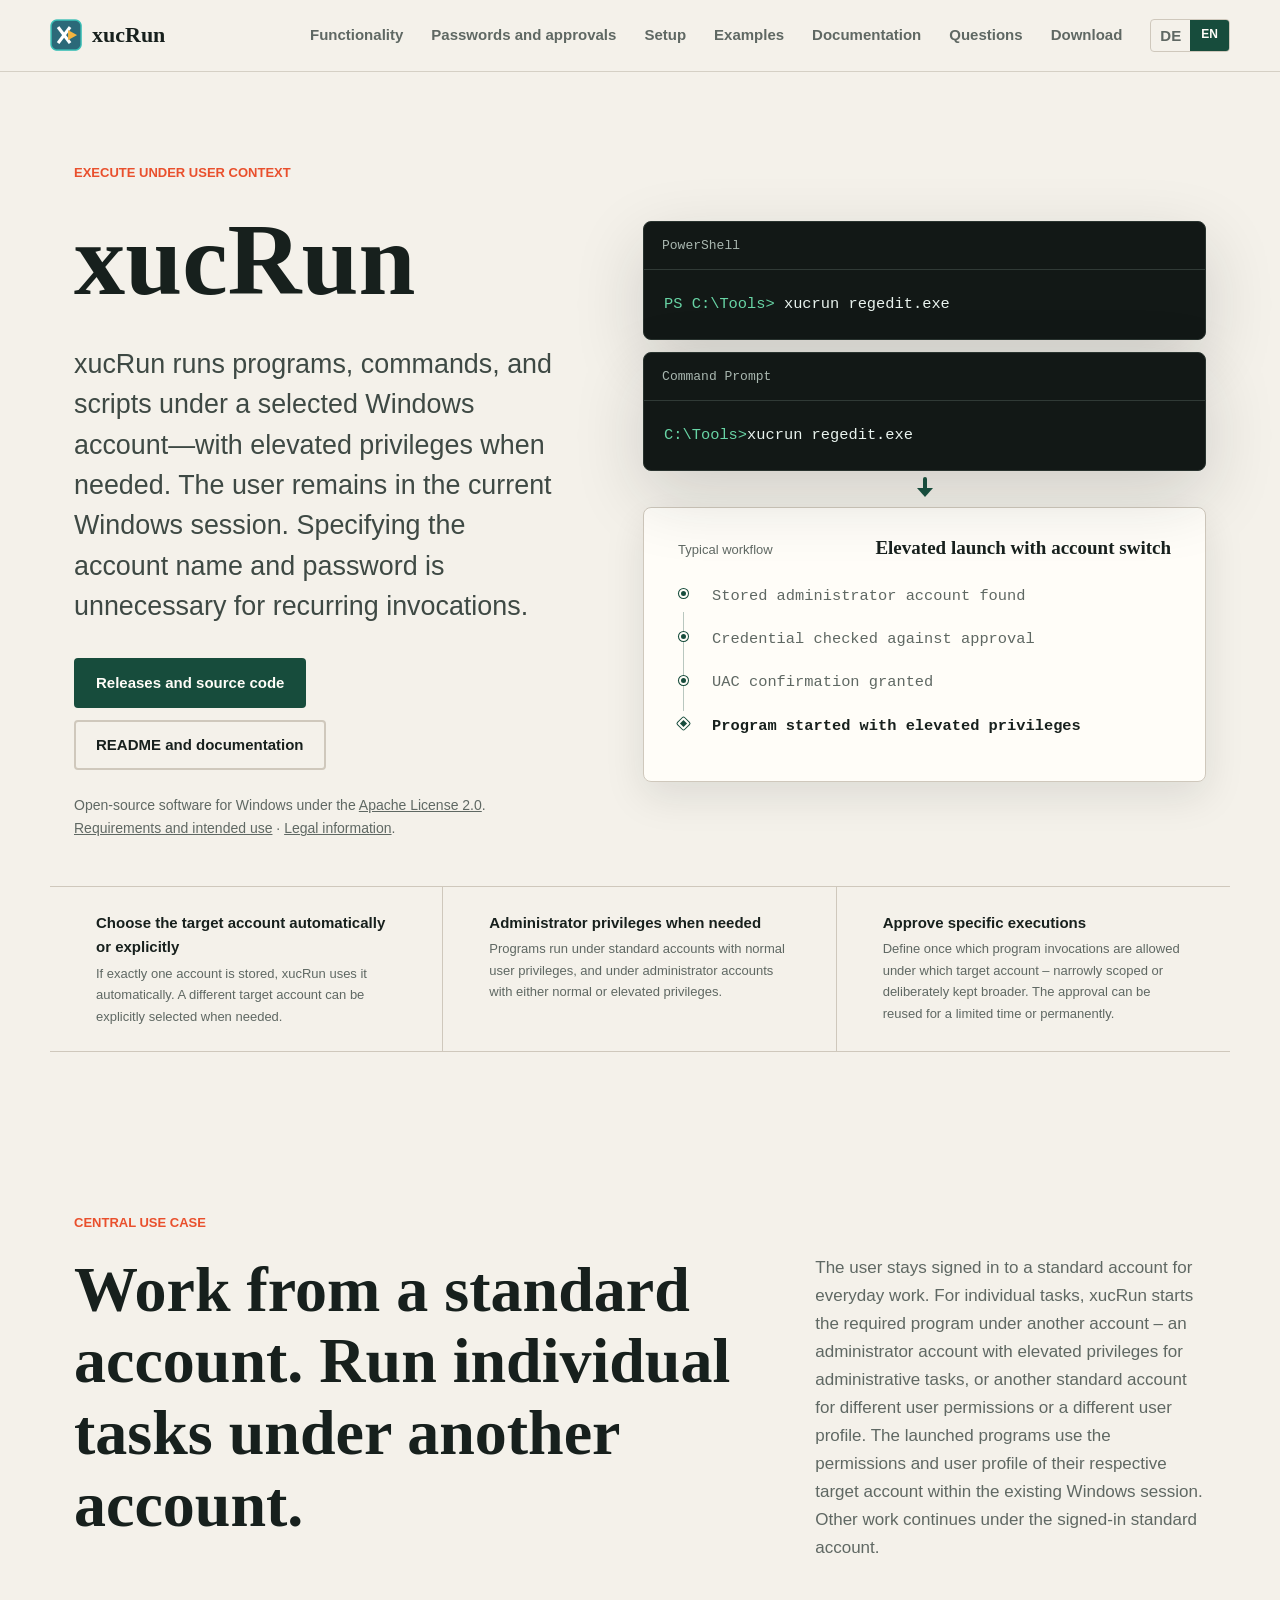
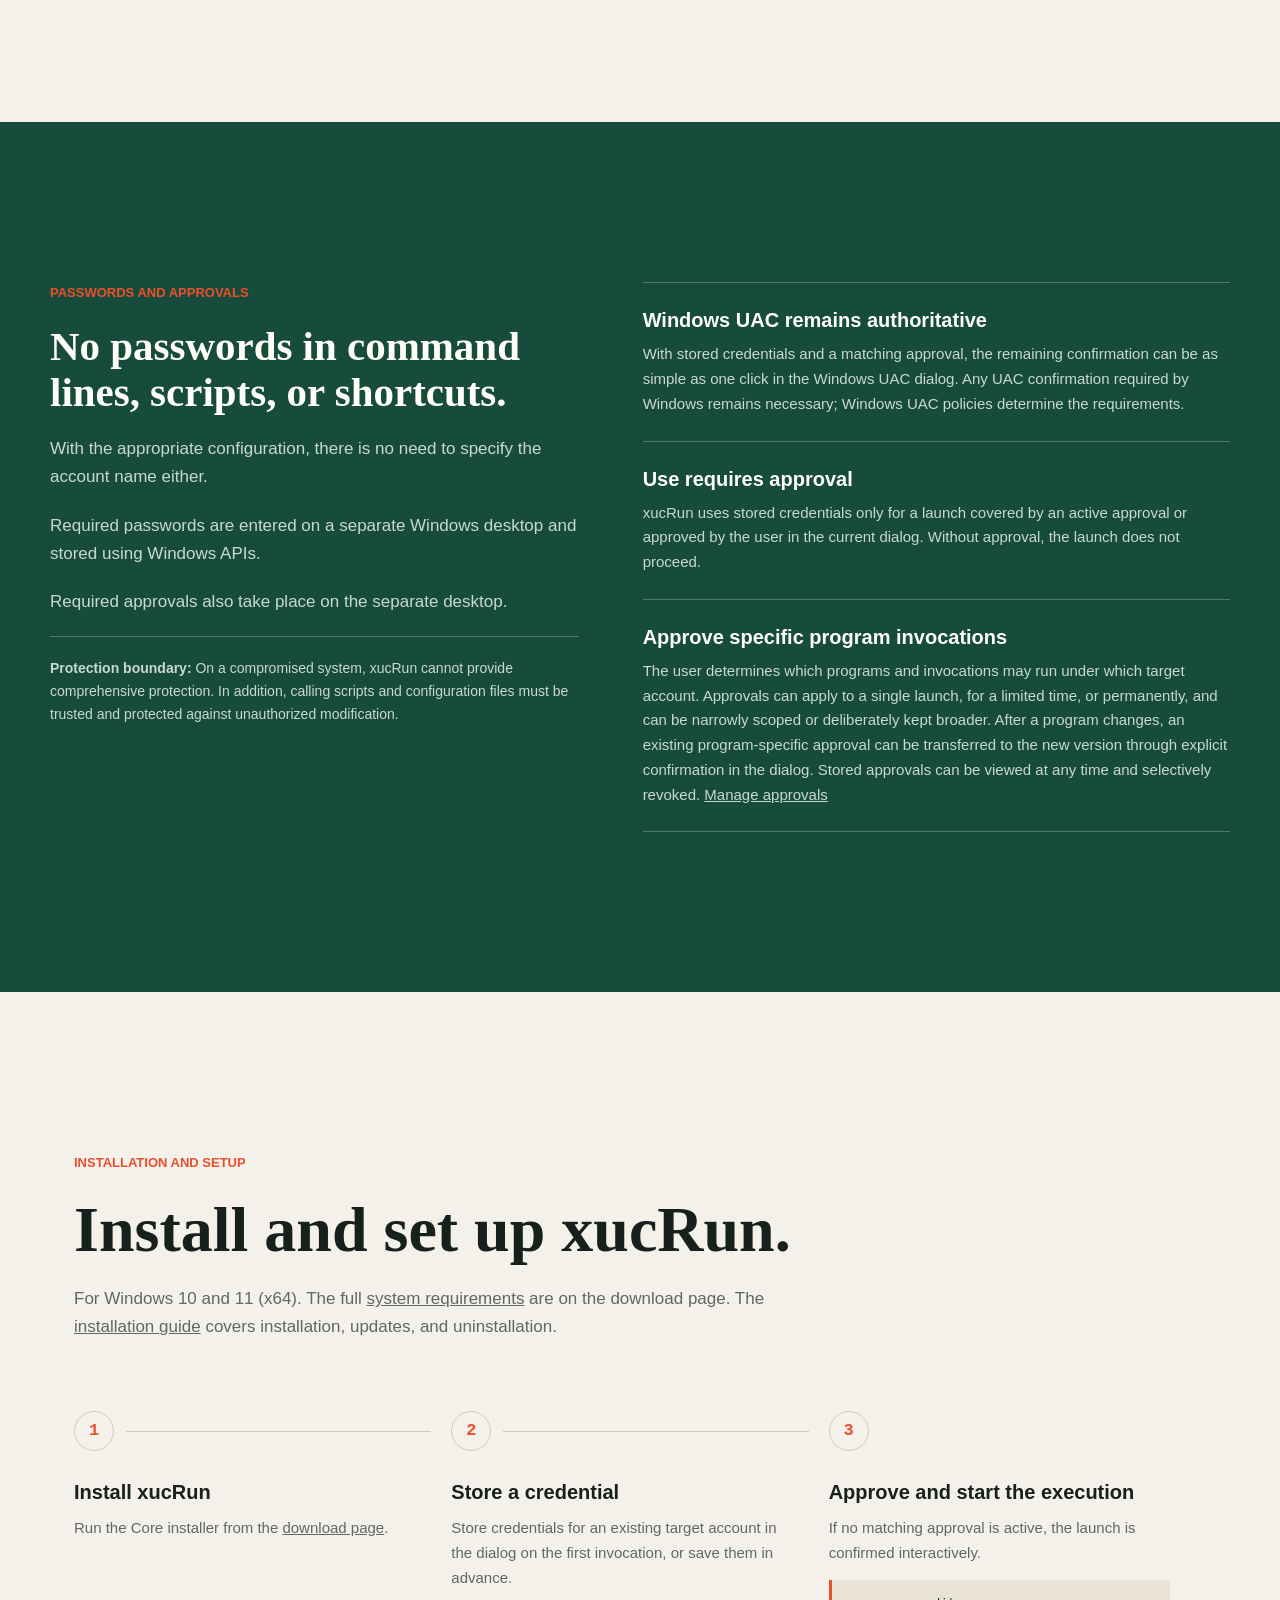
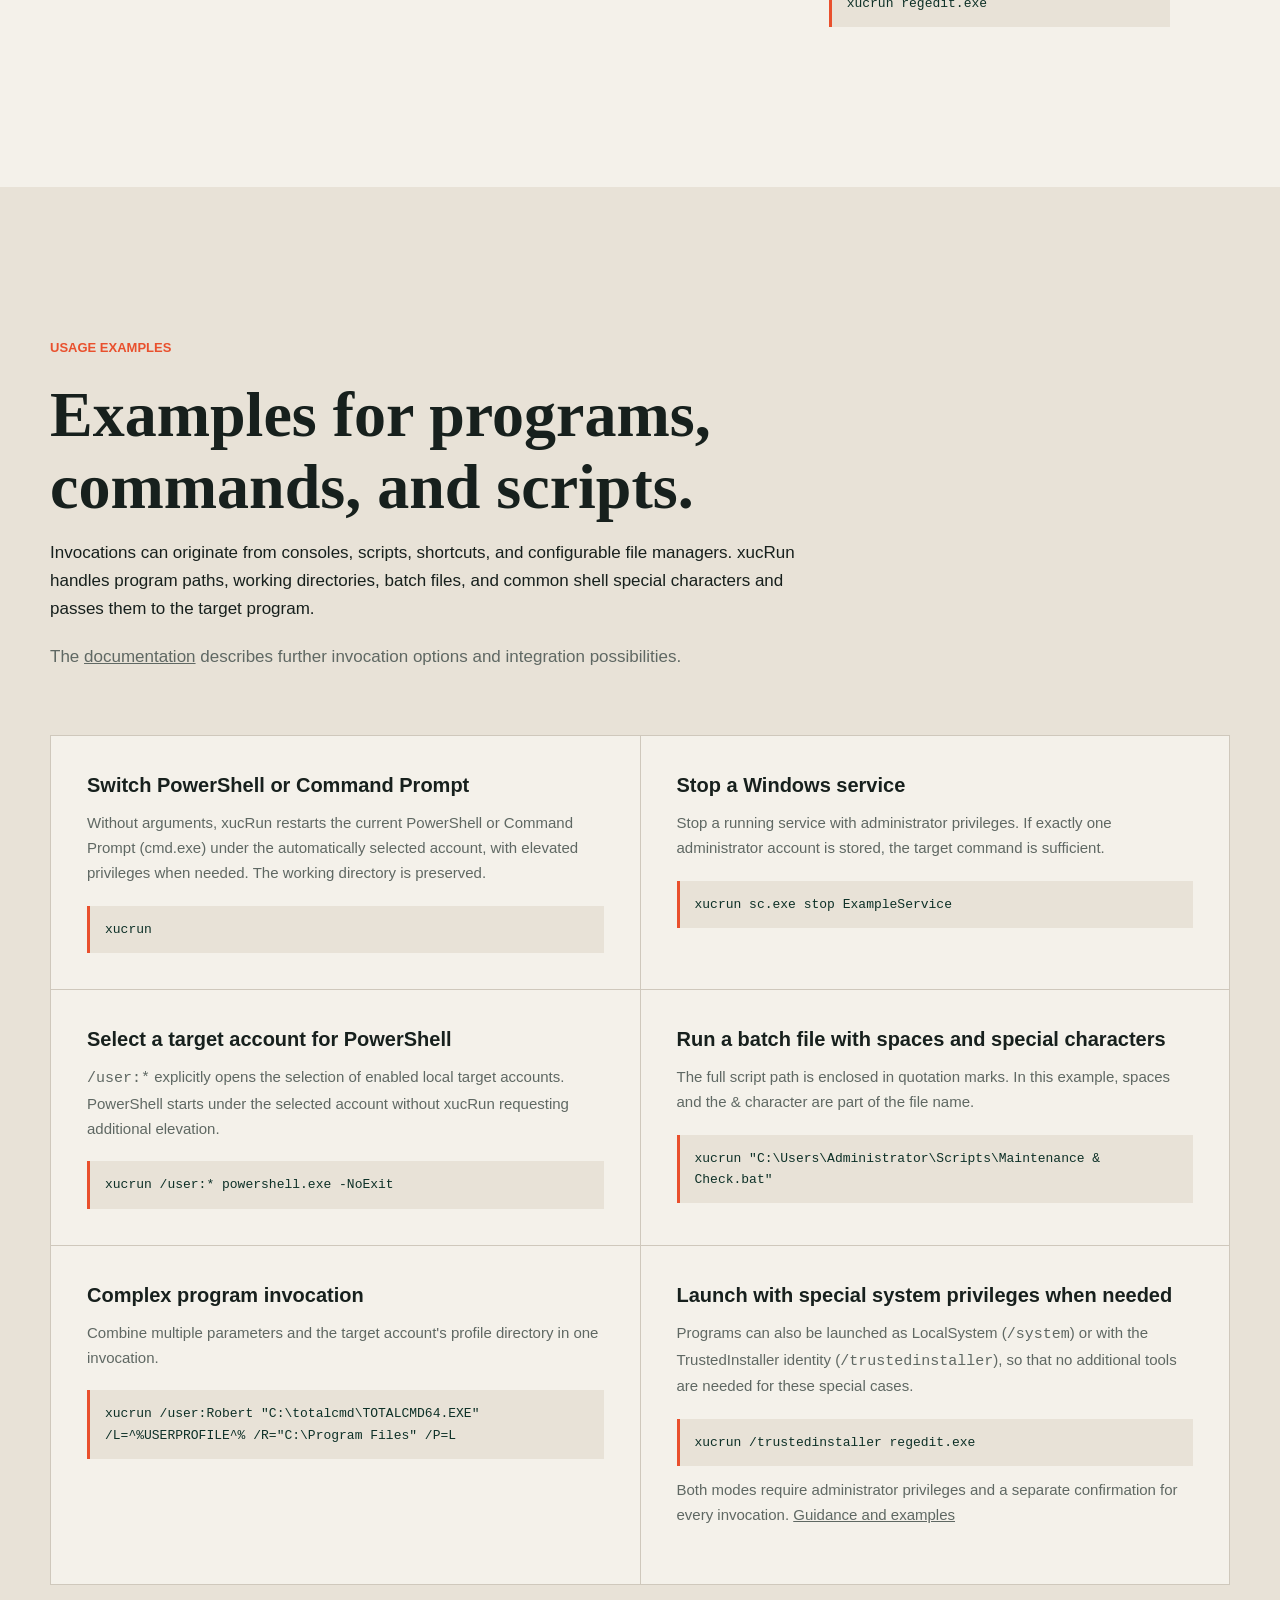
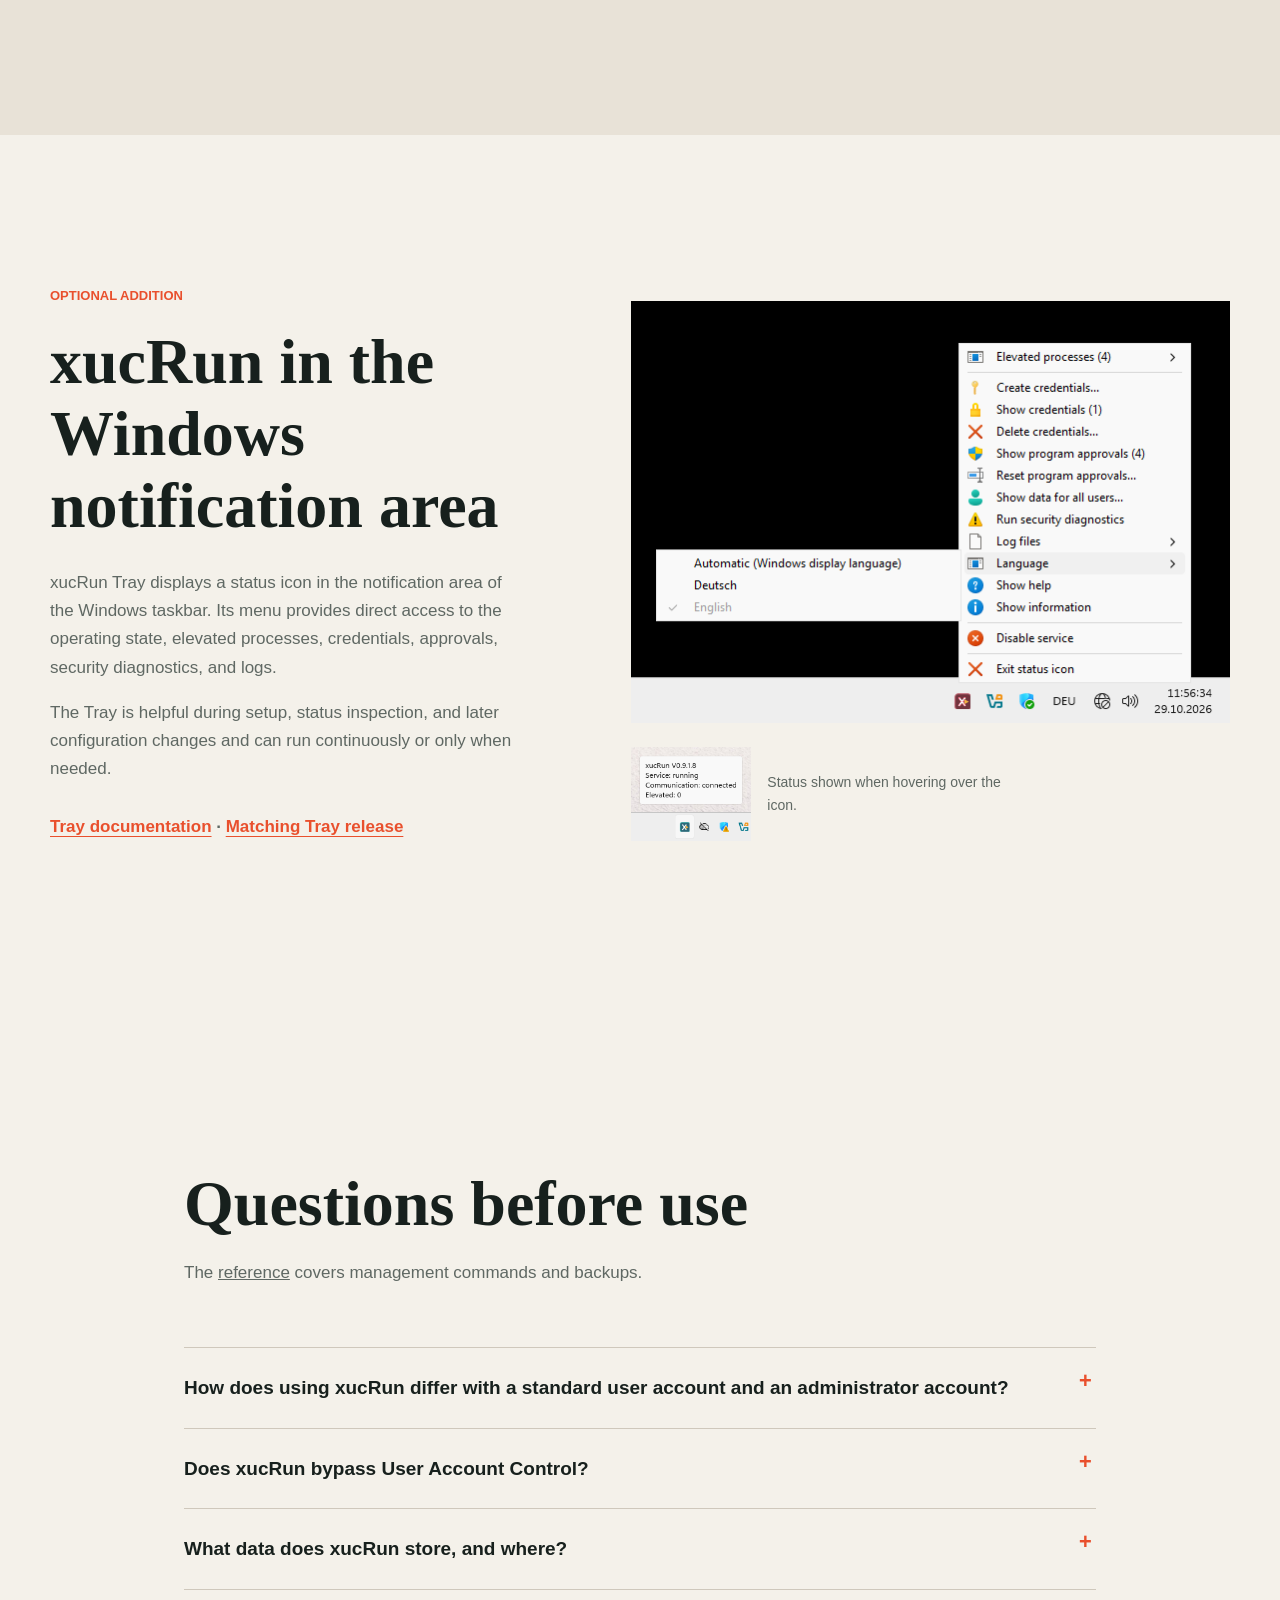
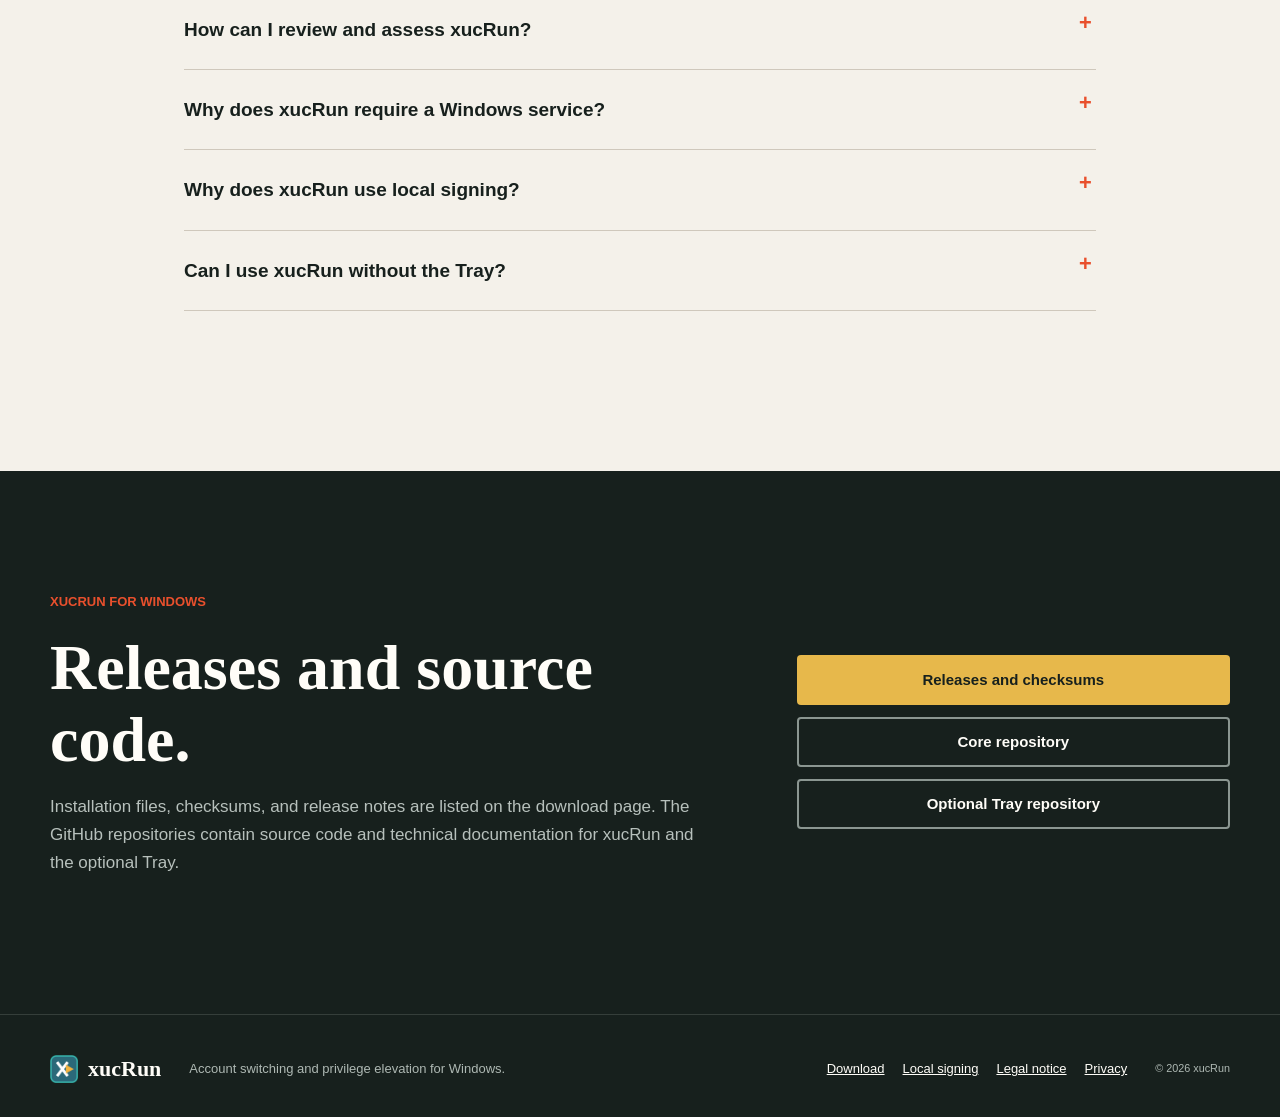
<file: xucrun/index-en.html>
<!doctype html>
<!-- Purpose: Presents the English project overview and navigation. -->
<html lang="en">
<head>
  <meta charset="utf-8">
  <meta name="viewport" content="width=device-width, initial-scale=1">
  <meta name="description" content="xucRun runs programs, commands, and scripts under a selected Windows account, optionally with elevated privileges.">
  <meta name="theme-color" content="#f4f1ea">
  <title>xucRun | Account switching and privilege elevation for Windows</title>
  <link rel="alternate" hreflang="de" href="index.html">
  <link rel="alternate" hreflang="en" href="index-en.html">
  <link rel="icon" href="assets/xucRun.ico">
  <link rel="stylesheet" href="styles.css">
  <script src="script.js" defer></script>
</head>
<body>
  <a class="skip-link" href="#main">Skip to content</a>

  <header class="site-header">
    <a class="brand" href="#top" aria-label="xucRun home page">
      <img src="assets/xucRun.ico" width="32" height="32" alt="">
      <span>xucRun</span>
    </a>
    <button class="menu-button" type="button" aria-expanded="false" aria-controls="navigation">
      <span class="sr-only">Open navigation</span>
      <span aria-hidden="true"></span>
      <span aria-hidden="true"></span>
    </button>
    <nav id="navigation" class="navigation" aria-label="Main navigation">
      <a href="#functionality">Functionality</a>
      <a href="#security">Passwords and approvals</a>
      <a href="#workflow">Setup</a>
      <a href="#examples">Examples</a>
      <a href="https://github.com/HT64/xucRun/blob/main/README.md">Documentation</a>
      <a href="#faq">Questions</a>
      <a href="#download">Download</a>
      <div class="language-selector" aria-label="Language">
        <a href="index.html" lang="de" hreflang="de" aria-label="Auf Deutsch wechseln">DE</a>
        <span aria-current="page">EN</span>
      </div>
    </nav>
  </header>

  <main id="main">
    <section class="hero" id="top">
      <div class="hero-copy">
        <p class="eyebrow">eXecute Under User Context</p>
        <h1>xucRun</h1>
        <p class="hero-lead">xucRun runs programs, commands, and scripts under a selected Windows account—with elevated privileges when needed. The user remains in the current Windows session. Specifying the account name and password is unnecessary for recurring invocations.</p>
        <div class="hero-actions">
          <a class="button button-primary" href="#download">Releases and source code</a>
          <a class="button button-secondary" href="https://github.com/HT64/xucRun/blob/main/README.md">README and documentation</a>
        </div>
        <p class="hero-note">Open-source software for Windows under the
          <a href="https://github.com/HT64/xucRun/blob/main/LICENSE">Apache License 2.0</a>.<br>
          <a href="https://github.com/HT64/xucRun/blob/main/docs/en/SECURITY_MODEL.md#requirements-and-intended-use">Requirements and intended use</a> ·
          <a href="impressum-en.html#intended-use">Legal information</a>.</p>
      </div>

      <div class="product-scene" aria-label="Examples of xucRun commands and their workflow">
        <div class="command-examples">
          <div class="terminal-window">
            <div class="window-bar">
              <span>PowerShell</span>
            </div>
            <div class="terminal">
              <p><span class="prompt">PS C:\Tools&gt;</span> xucrun regedit.exe</p>
            </div>
          </div>
          <div class="terminal-window">
            <div class="window-bar">
              <span>Command Prompt</span>
            </div>
            <div class="terminal">
              <p><span class="prompt">C:\Tools&gt;</span>xucrun regedit.exe</p>
            </div>
          </div>
        </div>
        <div class="flow-transition" aria-hidden="true"></div>
        <div class="workflow-card">
          <div class="workflow-heading">
            <span>Typical workflow</span>
            <strong>Elevated launch with account switch</strong>
          </div>
          <div class="flow">
            <div class="flow-line"><span class="flow-marker" aria-hidden="true"></span><span>Stored administrator account found</span></div>
            <div class="flow-line"><span class="flow-marker" aria-hidden="true"></span><span>Credential checked against approval</span></div>
            <div class="flow-line"><span class="flow-marker" aria-hidden="true"></span><span>UAC confirmation granted</span></div>
            <div class="flow-line active"><span class="flow-marker flow-marker-result" aria-hidden="true"></span><span>Program started with elevated privileges</span></div>
          </div>
        </div>
      </div>
    </section>

    <section class="proof-strip" aria-label="Overview">
      <p><strong>Choose the target account automatically or explicitly</strong><span>If exactly one account is stored, xucRun uses it automatically. A different target account can be explicitly selected when needed.</span></p>
      <p><strong>Administrator privileges when needed</strong><span>Programs run under standard accounts with normal user privileges, and under administrator accounts with either normal or elevated privileges.</span></p>
      <p><strong>Approve specific executions</strong><span>Define once which program invocations are allowed under which target account – narrowly scoped or deliberately kept broader. The approval can be reused for a limited time or permanently.</span></p>
    </section>

    <section class="section" id="functionality">
      <div class="section-heading">
        <p class="eyebrow">Central use case</p>
        <h2>Work from a standard account. Run individual tasks under another account.</h2>
        <p>The user stays signed in to a standard account for everyday work. For individual tasks, xucRun starts the required program under another account – an administrator account with elevated privileges for administrative tasks, or another standard account for different user permissions or a different user profile. The launched programs use the permissions and user profile of their respective target account within the existing Windows session. Other work continues under the signed-in standard account.</p>
      </div>
    </section>

    <section class="section security-section" id="security">
      <div class="security-intro">
        <p class="eyebrow">Passwords and approvals</p>
        <h2>No passwords in command lines, scripts, or shortcuts.</h2>
        <p>With the appropriate configuration, there is no need to specify the account name either.</p>
        <p>Required passwords are entered on a separate Windows desktop and stored using Windows APIs.</p>
        <p>Required approvals also take place on the separate desktop.</p>
        <p class="security-boundary"><strong>Protection boundary:</strong> On a compromised system, xucRun cannot provide comprehensive protection. In addition, calling scripts and configuration files must be trusted and protected against unauthorized modification.</p>
      </div>
      <div class="security-list">
        <article>
          <div><h3>Windows UAC remains authoritative</h3><p>With stored credentials and a matching approval, the remaining confirmation can be as simple as one click in the Windows UAC dialog. Any UAC confirmation required by Windows remains necessary; Windows UAC policies determine the requirements.</p></div>
        </article>
        <article>
          <div><h3>Use requires approval</h3><p>xucRun uses stored credentials only for a launch covered by an active approval or approved by the user in the current dialog. Without approval, the launch does not proceed.</p></div>
        </article>
        <article>
          <div><h3>Approve specific program invocations</h3><p>The user determines which programs and invocations may run under which target account. Approvals can apply to a single launch, for a limited time, or permanently, and can be narrowly scoped or deliberately kept broader. After a program changes, an existing program-specific approval can be transferred to the new version through explicit confirmation in the dialog. Stored approvals can be viewed at any time and selectively revoked. <a href="https://github.com/HT64/xucRun/blob/main/docs/en/USAGE.md#active-approvals">Manage approvals</a></p></div>
        </article>
      </div>
    </section>

    <section class="section steps-section" id="workflow">
      <div class="section-heading compact">
        <p class="eyebrow">Installation and setup</p>
        <h2>Install and set up xucRun.</h2>
        <p>For Windows 10 and 11 (x64). The full <a href="download-en.html#release">system requirements</a> are on the download page. The <a href="https://github.com/HT64/xucRun/blob/main/docs/en/INSTALLATION.md">installation guide</a> covers installation, updates, and uninstallation.</p>
      </div>
      <ol class="steps">
        <li>
          <span>1</span>
          <div><h3>Install xucRun</h3><p>Run the Core installer from the <a href="download-en.html">download page</a>.</p></div>
        </li>
        <li>
          <span>2</span>
          <div><h3>Store a credential</h3><p>Store credentials for an existing target account in the dialog on the first invocation, or save them in advance.</p></div>
        </li>
        <li>
          <span>3</span>
          <div><h3>Approve and start the execution</h3><p>If no matching approval is active, the launch is confirmed interactively.</p><code>xucrun regedit.exe</code></div>
        </li>
      </ol>
    </section>

    <section class="examples-section" id="examples">
      <div class="section-heading compact">
        <p class="eyebrow">Usage examples</p>
        <h2>Examples for programs, commands, and scripts.</h2>
        <p>Invocations can originate from consoles, scripts, shortcuts, and configurable file managers. xucRun handles program paths, working directories, batch files, and common shell special characters and passes them to the target program.</p>
        <p>The <a href="https://github.com/HT64/xucRun/blob/main/docs/en/USAGE.md">documentation</a> describes further invocation options and integration possibilities.</p>
      </div>
      <div class="example-list">
        <article>
          <div>
            <h3>Switch PowerShell or Command Prompt</h3>
            <p>Without arguments, xucRun restarts the current PowerShell or Command Prompt (cmd.exe) under the automatically selected account, with elevated privileges when needed. The working directory is preserved.</p>
            <code>xucrun</code>
          </div>
        </article>
        <article>
          <div>
            <h3>Stop a Windows service</h3>
            <p>Stop a running service with administrator privileges. If exactly one administrator account is stored, the target command is sufficient.</p>
            <code>xucrun sc.exe stop ExampleService</code>
          </div>
        </article>
        <article>
          <div>
            <h3>Select a target account for PowerShell</h3>
            <p><code>/user:*</code> explicitly opens the selection of enabled local target accounts. PowerShell starts under the selected account without xucRun requesting additional elevation.</p>
            <code>xucrun /user:* powershell.exe -NoExit</code>
          </div>
        </article>
        <article>
          <div>
            <h3>Run a batch file with spaces and special characters</h3>
            <p>The full script path is enclosed in quotation marks. In this example, spaces and the &amp; character are part of the file name.</p>
            <code>xucrun "C:\Users\Administrator\Scripts\Maintenance &amp; Check.bat"</code>
          </div>
        </article>
        <article>
          <div>
            <h3>Complex program invocation</h3>
            <p>Combine multiple parameters and the target account's profile directory in one invocation.</p>
            <code>xucrun /user:Robert "C:\totalcmd\TOTALCMD64.EXE" /L=^%USERPROFILE^% /R="C:\Program Files" /P=L</code>
          </div>
        </article>
        <article>
          <div>
            <h3>Launch with special system privileges when needed</h3>
            <p>Programs can also be launched as LocalSystem (<code>/system</code>) or with the TrustedInstaller identity (<code>/trustedinstaller</code>), so that no additional tools are needed for these special cases.</p>
            <code>xucrun /trustedinstaller regedit.exe</code>
            <p>Both modes require administrator privileges and a separate confirmation for every invocation. <a href="https://github.com/HT64/xucRun/blob/main/docs/en/REFERENCE.md#localsystem-and-trustedinstaller">Guidance and examples</a></p>
          </div>
        </article>
      </div>
    </section>

    <section class="tray-section" id="tray">
      <div class="tray-copy">
        <p class="eyebrow">Optional addition</p>
        <h2>xucRun in the Windows notification area</h2>
        <p>xucRun Tray displays a status icon in the notification area of the Windows taskbar. Its menu provides direct access to the operating state, elevated processes, credentials, approvals, security diagnostics, and logs.</p>
        <p>The Tray is helpful during setup, status inspection, and later configuration changes and can run continuously or only when needed.</p>
        <p class="tray-links"><a href="https://github.com/HT64/xucRun-Tray/blob/main/README.md">Tray documentation</a> · <a href="download-en.html">Matching Tray release</a></p>
      </div>
      <div class="tray-visuals">
        <figure class="tray-preview">
          <img src="assets/xucRun-tray-menu-en.png" width="600" height="423" loading="lazy" alt="Open xucRun Tray context menu above its status icon in the Windows notification area">
        </figure>
        <figure class="tray-tooltip">
          <img src="assets/xucRun-tray-tooltip-en.png" width="120" height="94" loading="lazy" alt="xucRun Tray tooltip: service running, communication connected, no elevated processes">
          <figcaption>Status shown when hovering over the icon.</figcaption>
        </figure>
      </div>
    </section>

    <section class="section faq-section" id="faq">
      <div class="section-heading compact">
        <h2>Questions before use</h2>
        <p>The <a href="https://github.com/HT64/xucRun/blob/main/docs/en/REFERENCE.md">reference</a> covers management commands and backups.</p>
      </div>
      <div class="faq-list">
        <details>
          <summary>How does using xucRun differ with a standard user account and an administrator account?</summary>
          <p>A program cannot run with administrator privileges under a standard account. For administrative actions, xucRun switches to a separate administrator account for the requested program launch. The program runs under that account with elevated privileges. The signed-in standard account and its privileges remain unchanged.</p>
          <p>If the signed-in account is a member of the local Administrators group, xucRun can also launch programs with elevated privileges under that same account – like Sudo for Windows and other elevation tools. No account switch is required.</p>
          <p>xucRun changes neither account types nor group memberships. It uses the existing Windows configuration for each requested launch.</p>
        </details>
        <details>
          <summary>Does xucRun bypass User Account Control?</summary>
          <p>No. xucRun combines existing Windows functions, creates no additional privileges, and does not replace UAC with its own approval. For elevated cross-account launches, Windows must provide a confirmable UAC path for the selected administrator account; otherwise, the launch remains blocked. This can particularly affect the built-in <code>Administrator</code> account when Admin Approval Mode is disabled.</p>
        </details>
        <details>
          <summary>What data does xucRun store, and where?</summary>
          <p>xucRun uses Windows APIs to store passwords, approvals, security markers, associated metadata, and created backups on the local computer. Backups may also contain a description entered by the user. In the intended workflow, stored passwords and security markers are not passed to normally launched programs. These product data can be removed completely during uninstallation.</p>
        </details>
        <details>
          <summary>How can I review and assess xucRun?</summary>
          <p>Source code and documentation make the technical measures, their limitations, and remaining risks reviewable. Their publication is not a security guarantee; xucRun has not been independently audited or certified. The intended use and documented security limitations are the basis for an individual assessment.</p>
        </details>
        <details>
          <summary>Why does xucRun require a Windows service?</summary>
          <p>The Windows service manages stored passwords separately from the normally launched xucRun program. It checks every requested launch and starts the program under the selected account.</p>
        </details>
        <details>
          <summary>Why does xucRun use local signing?</summary>
          <p>Local signing limits permanent signature trust to the individual computer without installing the developer certificate as a trust anchor. <a href="local-signing-en.html">Background and process</a></p>
        </details>
        <details>
          <summary>Can I use xucRun without the Tray?</summary>
          <p>Yes. All approval and diagnostic dialogs are available without the Tray. For example, <code>xucrun /info</code> displays the version, configuration, and broker status; <code>xucrun /audit</code> checks security-relevant properties of the installation. <a href="https://github.com/HT64/xucRun/blob/main/docs/en/REFERENCE.md#troubleshooting">Diagnostic guidance</a></p>
        </details>
      </div>
    </section>

    <section class="download-section" id="download">
      <div>
        <p class="eyebrow">xucRun for Windows</p>
        <h2>Releases and source code.</h2>
        <p>Installation files, checksums, and release notes are listed on the download page. The GitHub repositories contain source code and technical documentation for xucRun and the optional Tray.</p>
      </div>
      <div class="download-actions">
        <a class="button button-light" href="download-en.html">Releases and checksums</a>
        <a class="button button-outline-light" href="https://github.com/HT64/xucRun">Core repository</a>
        <a class="button button-outline-light" href="https://github.com/HT64/xucRun-Tray">Optional Tray repository</a>
      </div>
    </section>
  </main>

  <footer class="site-footer">
    <a class="brand footer-brand" href="#top">
      <img src="assets/xucRun.ico" width="28" height="28" alt="">
      <span>xucRun</span>
    </a>
    <p>Account switching and privilege elevation for Windows.</p>
    <div class="footer-links">
      <a href="download-en.html">Download</a>
      <a href="local-signing-en.html">Local signing</a>
      <a href="impressum-en.html">Legal notice</a>
      <a href="datenschutz-en.html">Privacy</a>
    </div>
    <small>© <span data-current-year></span> xucRun</small>
  </footer>
</body>
</html>
</file>
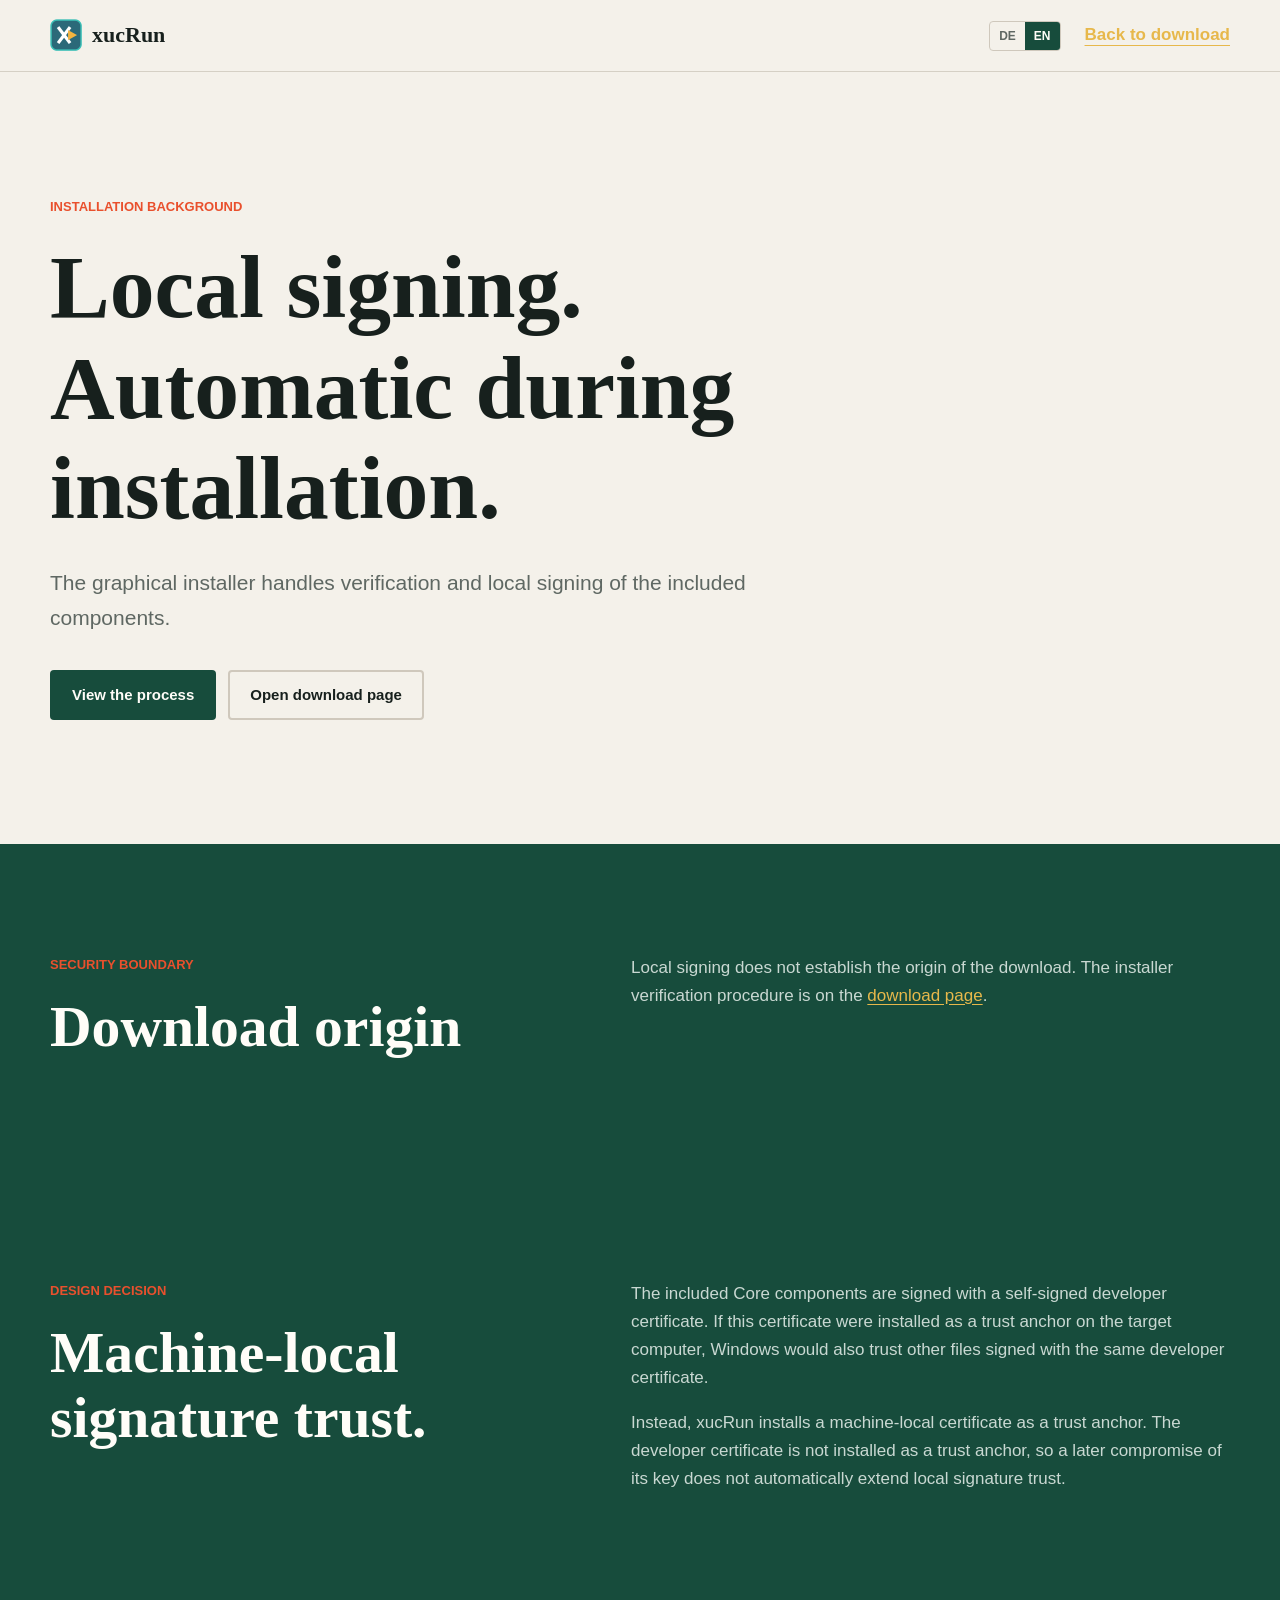
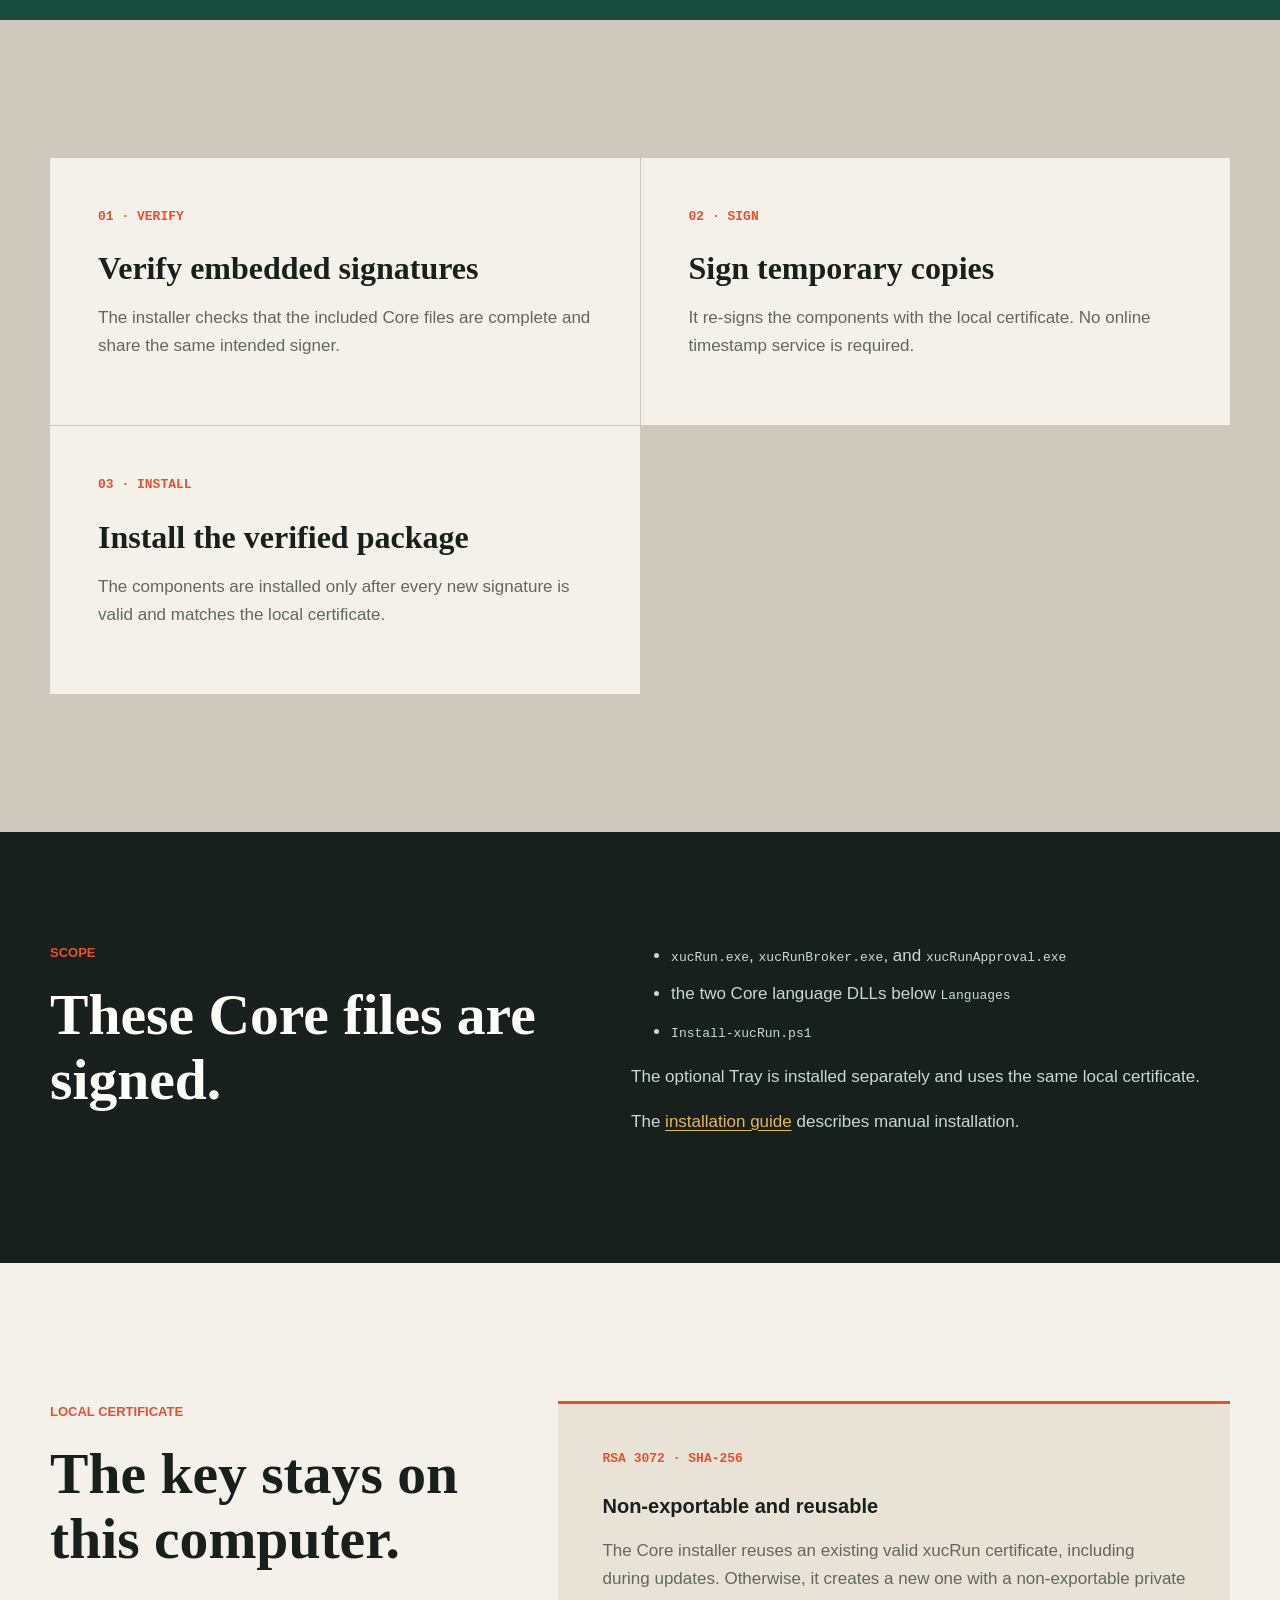
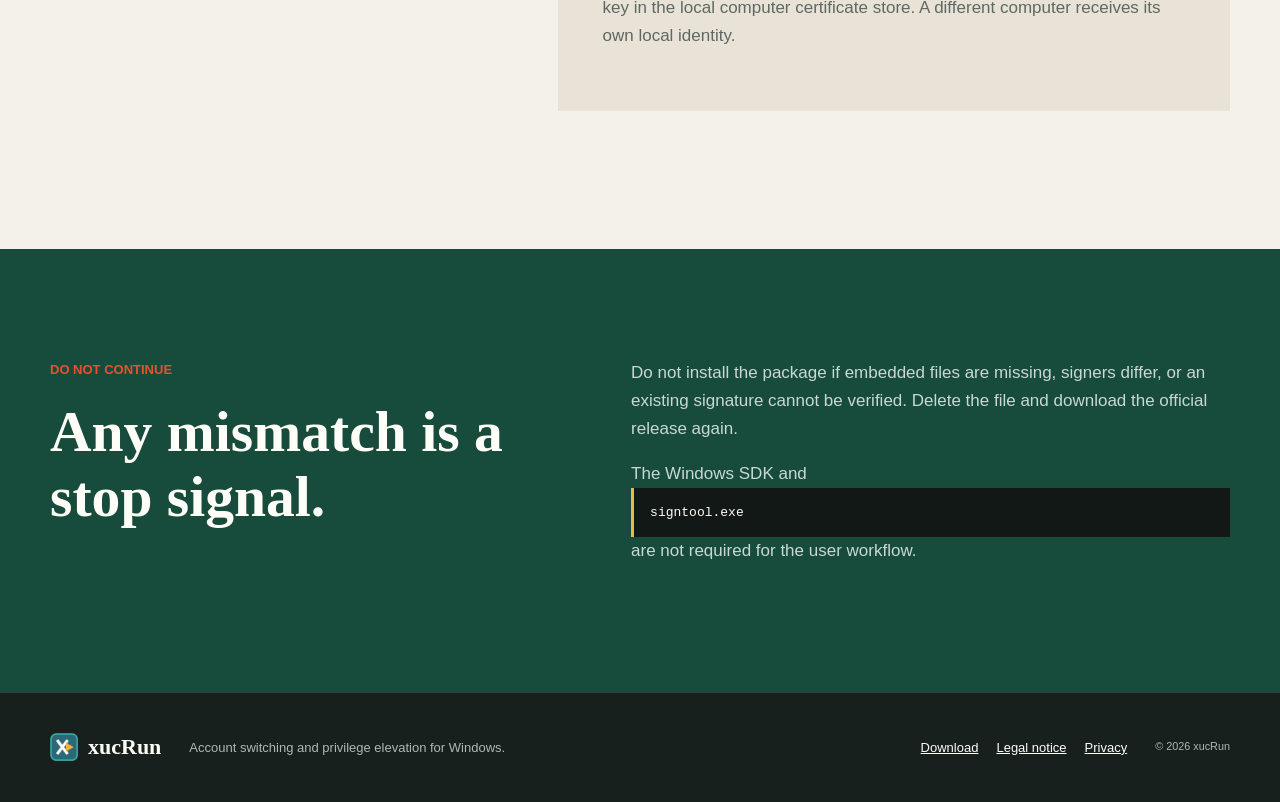
<file: xucrun/local-signing-en.html>
<!doctype html>
<!-- Purpose: Documents local package re-signing in English. -->
<html lang="en">
<head>
  <meta charset="utf-8">
  <meta name="viewport" content="width=device-width, initial-scale=1">
  <meta name="description" content="Why xucRun automatically signs its components locally during installation and how the certificate is used.">
  <meta name="theme-color" content="#f4f1ea">
  <title>Local signing | xucRun</title>
  <link rel="alternate" hreflang="de" href="lokale-signierung.html">
  <link rel="alternate" hreflang="en" href="local-signing-en.html">
  <link rel="icon" href="assets/xucRun.ico">
  <link rel="stylesheet" href="styles.css">
  <script src="script.js" defer></script>
</head>
<body class="release-page">
  <a class="skip-link" href="#main">Skip to content</a>

  <header class="site-header">
    <a class="brand" href="index-en.html"><img src="assets/xucRun.ico" width="32" height="32" alt=""><span>xucRun</span></a>
    <div class="header-actions">
      <div class="language-selector" aria-label="Language">
        <a href="lokale-signierung.html" lang="de" hreflang="de" aria-label="Auf Deutsch wechseln">DE</a>
        <span aria-current="page">EN</span>
      </div>
      <a class="text-link" href="download-en.html">Back to download</a>
    </div>
  </header>

  <main id="main" class="release-main">
    <section class="release-intro">
      <p class="eyebrow">Installation background</p>
      <h1>Local signing.<br>Automatic during installation.</h1>
      <p>The graphical installer handles verification and local signing of the included components.</p>
      <div class="release-actions">
        <a class="button button-primary" href="#process">View the process</a>
        <a class="button button-secondary" href="download-en.html">Open download page</a>
      </div>
    </section>

    <section class="release-band" id="security-boundary">
      <div class="release-heading">
        <p class="eyebrow">Security boundary</p>
        <h2>Download origin</h2>
      </div>
      <div class="release-copy">
        <p>Local signing does not establish the origin of the download. The installer verification procedure is on the <a href="download-en.html">download page</a>.</p>
      </div>
    </section>

    <section class="release-band" id="design-decision">
      <div class="release-heading">
        <p class="eyebrow">Design decision</p>
        <h2>Machine-local signature trust.</h2>
      </div>
      <div class="release-copy">
        <p>The included Core components are signed with a self-signed developer certificate. If this certificate were installed as a trust anchor on the target computer, Windows would also trust other files signed with the same developer certificate.</p>
        <p>Instead, xucRun installs a machine-local certificate as a trust anchor. The developer certificate is not installed as a trust anchor, so a later compromise of its key does not automatically extend local signature trust.</p>
      </div>
    </section>

    <section class="release-grid" id="process" aria-label="Local signing process">
      <article>
        <p class="release-number">01 · Verify</p>
        <h2>Verify embedded signatures</h2>
        <p>The installer checks that the included Core files are complete and share the same intended signer.</p>
      </article>
      <article>
        <p class="release-number">02 · Sign</p>
        <h2>Sign temporary copies</h2>
        <p>It re-signs the components with the local certificate. No online timestamp service is required.</p>
      </article>
      <article>
        <p class="release-number">03 · Install</p>
        <h2>Install the verified package</h2>
        <p>The components are installed only after every new signature is valid and matches the local certificate.</p>
      </article>
    </section>

    <section class="release-band installation-section" id="automation">
      <div class="release-heading">
        <p class="eyebrow">Scope</p>
        <h2>These Core files are signed.</h2>
      </div>
      <div class="release-copy">
        <ul>
          <li><code>xucRun.exe</code>, <code>xucRunBroker.exe</code>, and <code>xucRunApproval.exe</code></li>
          <li>the two Core language DLLs below <code>Languages</code></li>
          <li><code>Install-xucRun.ps1</code></li>
        </ul>
        <p>The optional Tray is installed separately and uses the same local certificate.</p>
        <p>The <a href="https://github.com/HT64/xucRun/blob/main/docs/en/INSTALLATION.md#manual-installation">installation guide</a> describes manual installation.</p>
      </div>
    </section>

    <section class="changelog-section" id="certificate">
      <div class="release-heading">
        <p class="eyebrow">Local certificate</p>
        <h2>The key stays on this computer.</h2>
      </div>
      <article class="changelog-empty">
        <p class="release-label">RSA 3072 · SHA-256</p>
        <h3>Non-exportable and reusable</h3>
        <p>The Core installer reuses an existing valid xucRun certificate, including during updates. Otherwise, it creates a new one with a non-exportable private key in the local computer certificate store. A different computer receives its own local identity.</p>
      </article>
    </section>

    <section class="release-band" id="errors">
      <div class="release-heading">
        <p class="eyebrow">Do not continue</p>
        <h2>Any mismatch is a stop signal.</h2>
      </div>
      <div class="release-copy">
        <p>Do not install the package if embedded files are missing, signers differ, or an existing signature cannot be verified. Delete the file and download the official release again.</p>
        <p>The Windows SDK and <code>signtool.exe</code> are not required for the user workflow.</p>
      </div>
    </section>
  </main>

  <footer class="site-footer">
    <a class="brand footer-brand" href="index-en.html"><img src="assets/xucRun.ico" width="28" height="28" alt=""><span>xucRun</span></a>
    <p>Account switching and privilege elevation for Windows.</p>
    <div class="footer-links">
      <a href="download-en.html">Download</a>
      <a href="impressum-en.html">Legal notice</a>
      <a href="datenschutz-en.html">Privacy</a>
    </div>
    <small>© <span data-current-year></span> xucRun</small>
  </footer>
</body>
</html>
</file>
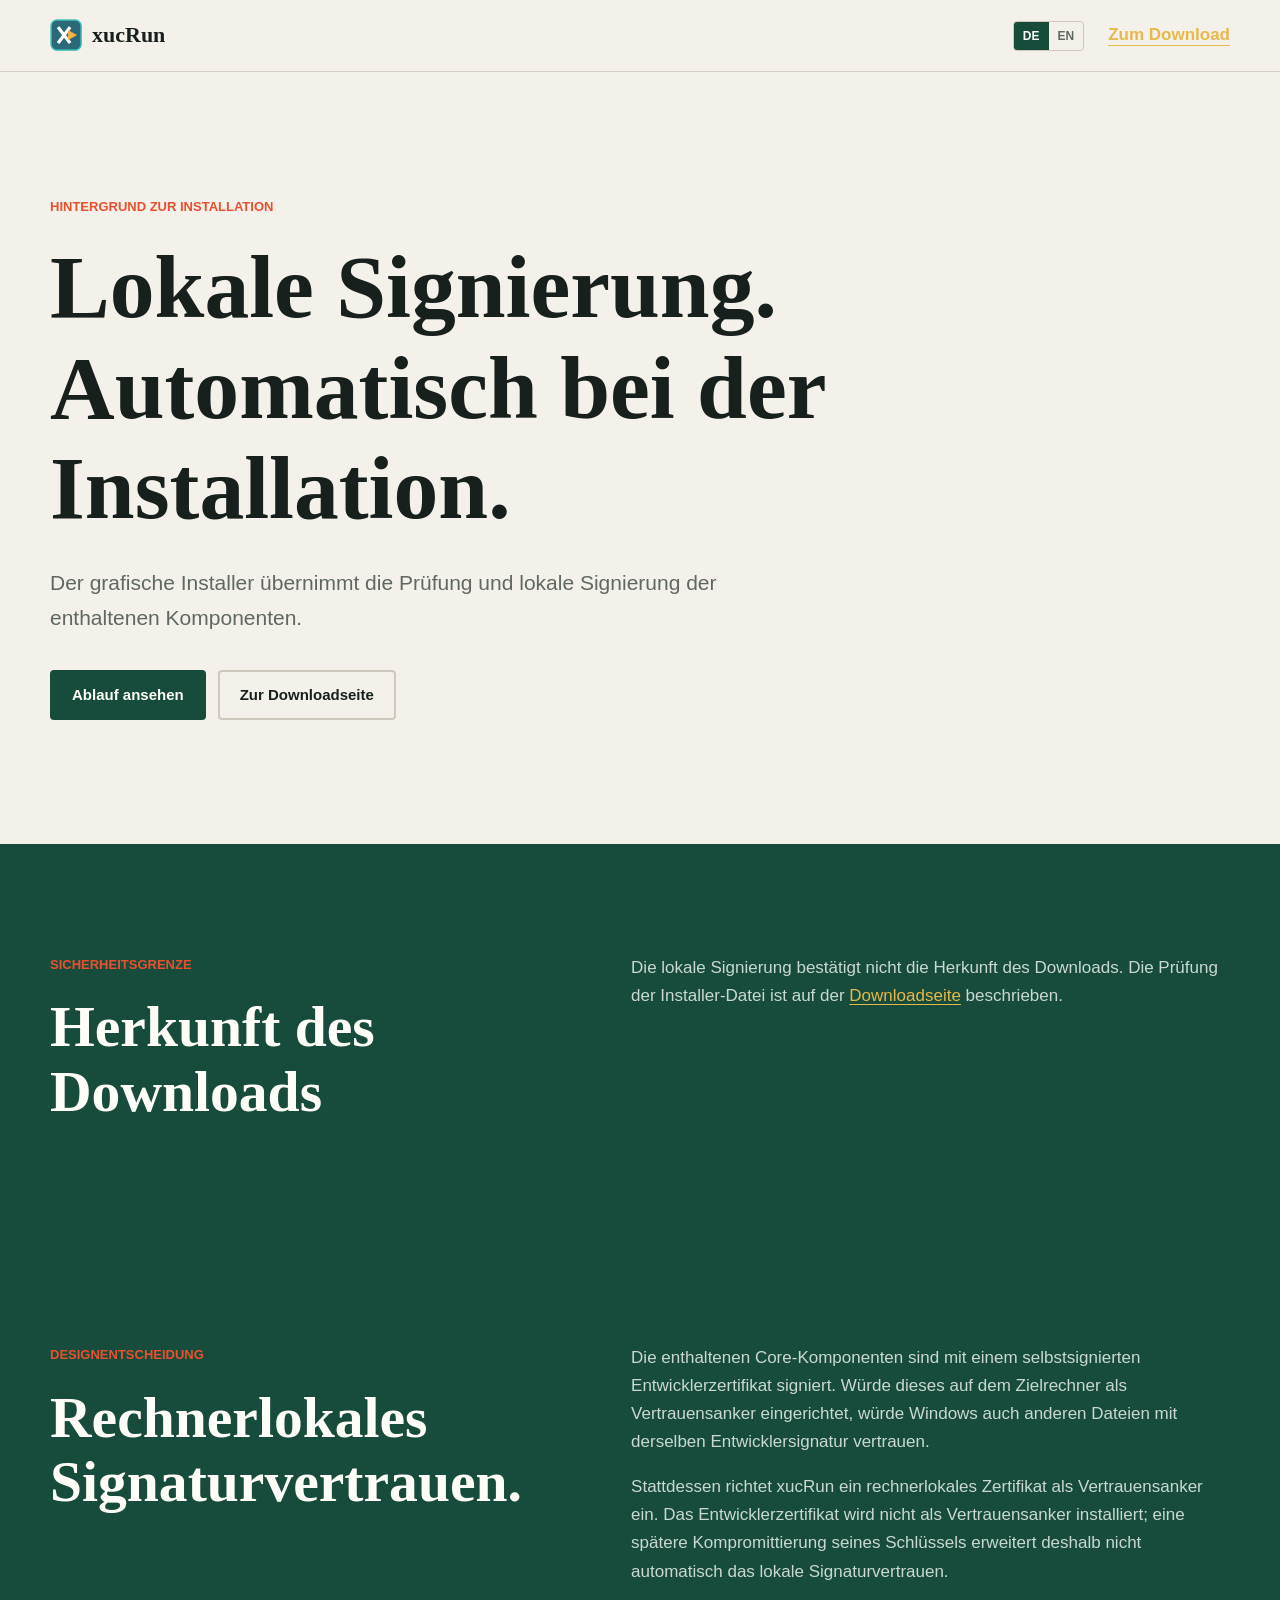
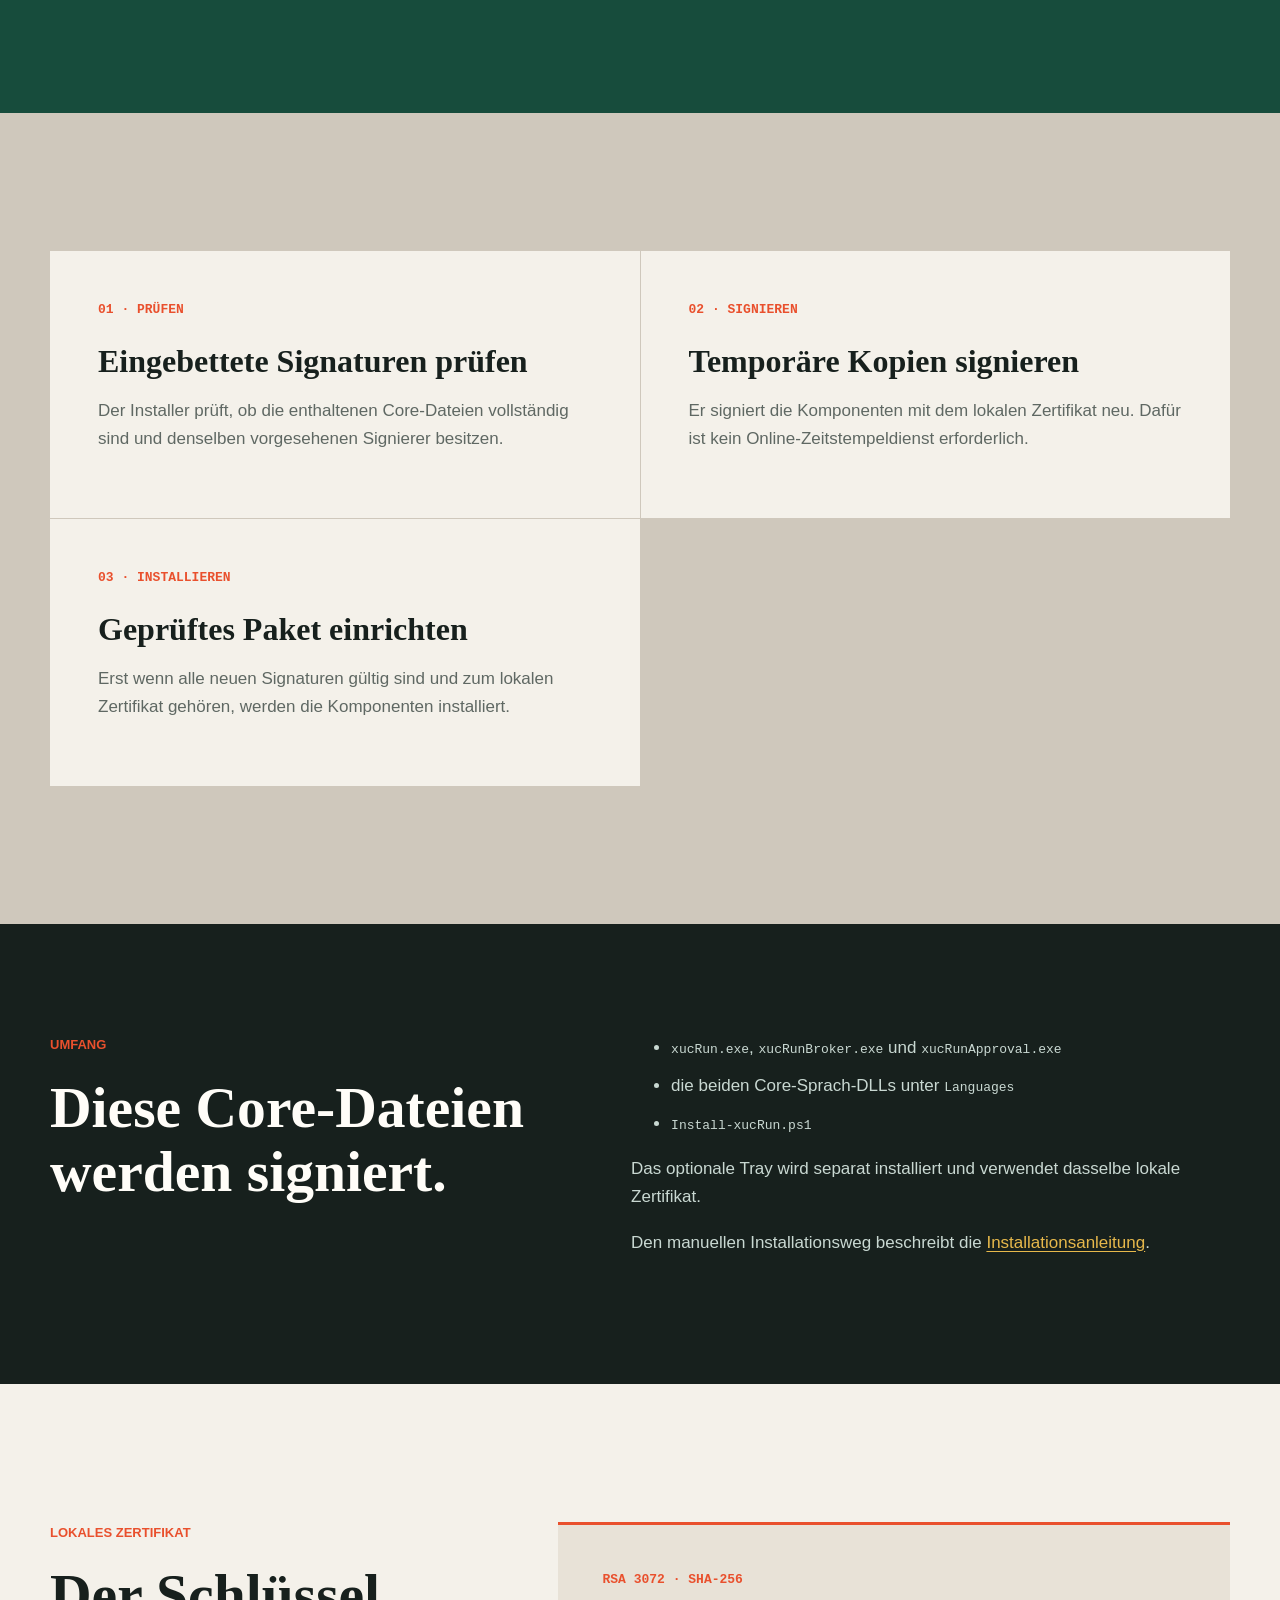
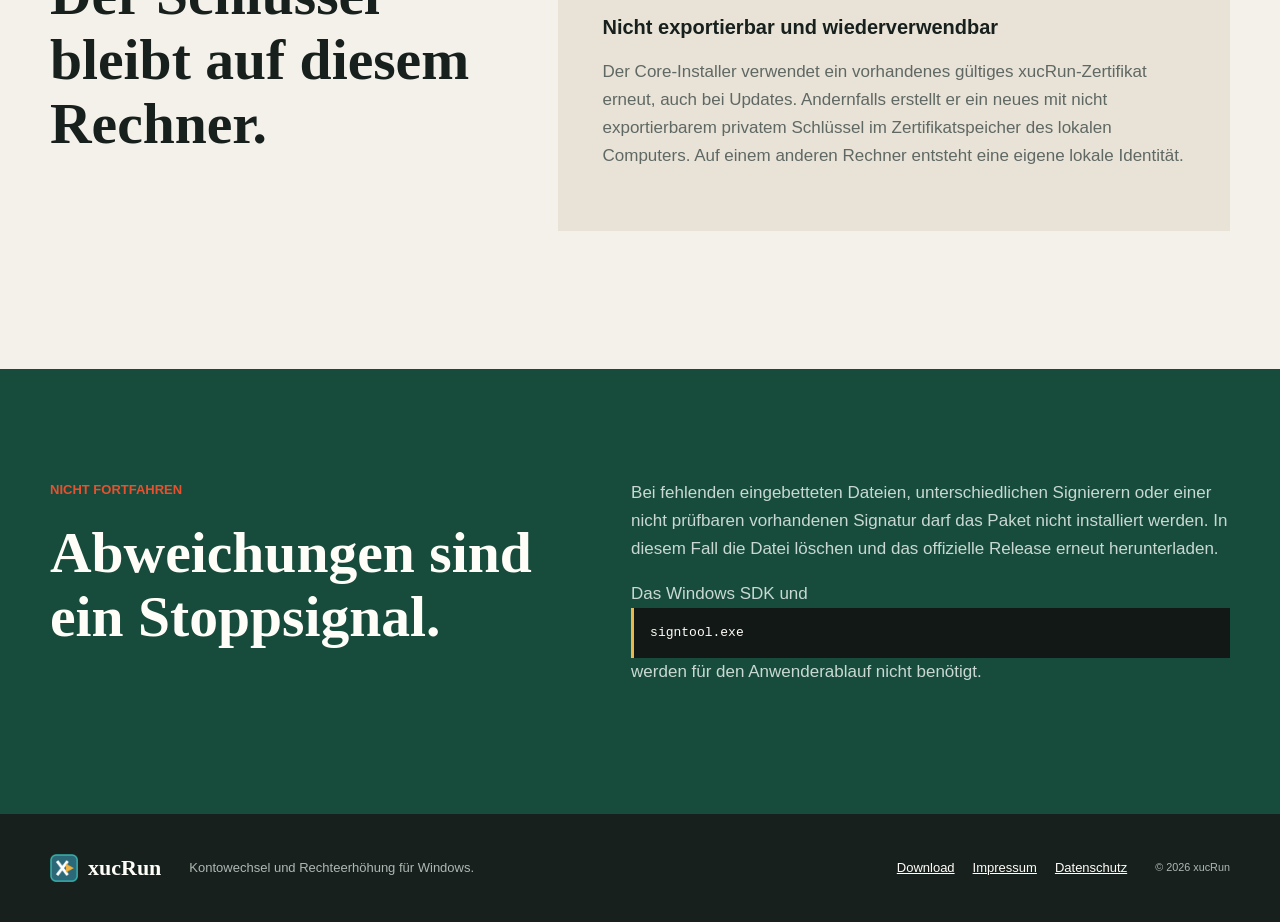
<file: xucrun/lokale-signierung.html>
<!doctype html>
<!-- Purpose: Documents local package re-signing in German. -->
<html lang="de">
<head>
  <meta charset="utf-8">
  <meta name="viewport" content="width=device-width, initial-scale=1">
  <meta name="description" content="Warum xucRun seine Komponenten bei der Installation automatisch lokal signiert und wie das Zertifikat verwendet wird.">
  <meta name="theme-color" content="#f4f1ea">
  <title>Lokale Signierung | xucRun</title>
  <link rel="alternate" hreflang="de" href="lokale-signierung.html">
  <link rel="alternate" hreflang="en" href="local-signing-en.html">
  <link rel="icon" href="assets/xucRun.ico">
  <link rel="stylesheet" href="styles.css">
  <script src="script.js" defer></script>
</head>
<body class="release-page">
  <a class="skip-link" href="#main">Zum Inhalt</a>

  <header class="site-header">
    <a class="brand" href="index.html"><img src="assets/xucRun.ico" width="32" height="32" alt=""><span>xucRun</span></a>
    <div class="header-actions">
      <div class="language-selector" aria-label="Sprache">
        <span aria-current="page">DE</span>
        <a href="local-signing-en.html" lang="en" hreflang="en" aria-label="Switch to English">EN</a>
      </div>
      <a class="text-link" href="download.html">Zum Download</a>
    </div>
  </header>

  <main id="main" class="release-main">
    <section class="release-intro">
      <p class="eyebrow">Hintergrund zur Installation</p>
      <h1>Lokale Signierung.<br>Automatisch bei der Installation.</h1>
      <p>Der grafische Installer übernimmt die Prüfung und lokale Signierung der enthaltenen Komponenten.</p>
      <div class="release-actions">
        <a class="button button-primary" href="#ablauf">Ablauf ansehen</a>
        <a class="button button-secondary" href="download.html">Zur Downloadseite</a>
      </div>
    </section>

    <section class="release-band" id="sicherheitsgrenze">
      <div class="release-heading">
        <p class="eyebrow">Sicherheitsgrenze</p>
        <h2>Herkunft des Downloads</h2>
      </div>
      <div class="release-copy">
        <p>Die lokale Signierung bestätigt nicht die Herkunft des Downloads. Die Prüfung der Installer-Datei ist auf der <a href="download.html">Downloadseite</a> beschrieben.</p>
      </div>
    </section>

    <section class="release-band" id="designentscheidung">
      <div class="release-heading">
        <p class="eyebrow">Designentscheidung</p>
        <h2>Rechnerlokales Signaturvertrauen.</h2>
      </div>
      <div class="release-copy">
        <p>Die enthaltenen Core-Komponenten sind mit einem selbstsignierten Entwicklerzertifikat signiert. Würde dieses auf dem Zielrechner als Vertrauensanker eingerichtet, würde Windows auch anderen Dateien mit derselben Entwicklersignatur vertrauen.</p>
        <p>Stattdessen richtet xucRun ein rechnerlokales Zertifikat als Vertrauensanker ein. Das Entwicklerzertifikat wird nicht als Vertrauensanker installiert; eine spätere Kompromittierung seines Schlüssels erweitert deshalb nicht automatisch das lokale Signaturvertrauen.</p>
      </div>
    </section>

    <section class="release-grid" id="ablauf" aria-label="Ablauf der lokalen Signierung">
      <article>
        <p class="release-number">01 · Prüfen</p>
        <h2>Eingebettete Signaturen prüfen</h2>
        <p>Der Installer prüft, ob die enthaltenen Core-Dateien vollständig sind und denselben vorgesehenen Signierer besitzen.</p>
      </article>
      <article>
        <p class="release-number">02 · Signieren</p>
        <h2>Temporäre Kopien signieren</h2>
        <p>Er signiert die Komponenten mit dem lokalen Zertifikat neu. Dafür ist kein Online-Zeitstempeldienst erforderlich.</p>
      </article>
      <article>
        <p class="release-number">03 · Installieren</p>
        <h2>Geprüftes Paket einrichten</h2>
        <p>Erst wenn alle neuen Signaturen gültig sind und zum lokalen Zertifikat gehören, werden die Komponenten installiert.</p>
      </article>
    </section>

    <section class="release-band installation-section" id="automatik">
      <div class="release-heading">
        <p class="eyebrow">Umfang</p>
        <h2>Diese Core-Dateien werden signiert.</h2>
      </div>
      <div class="release-copy">
        <ul>
          <li><code>xucRun.exe</code>, <code>xucRunBroker.exe</code> und <code>xucRunApproval.exe</code></li>
          <li>die beiden Core-Sprach-DLLs unter <code>Languages</code></li>
          <li><code>Install-xucRun.ps1</code></li>
        </ul>
        <p>Das optionale Tray wird separat installiert und verwendet dasselbe lokale Zertifikat.</p>
        <p>Den manuellen Installationsweg beschreibt die <a href="https://github.com/HT64/xucRun/blob/main/docs/de/INSTALLATION.md#manuelle-installation">Installationsanleitung</a>.</p>
      </div>
    </section>

    <section class="changelog-section" id="zertifikat">
      <div class="release-heading">
        <p class="eyebrow">Lokales Zertifikat</p>
        <h2>Der Schlüssel bleibt auf diesem Rechner.</h2>
      </div>
      <article class="changelog-empty">
        <p class="release-label">RSA 3072 · SHA-256</p>
        <h3>Nicht exportierbar und wiederverwendbar</h3>
        <p>Der Core-Installer verwendet ein vorhandenes gültiges xucRun-Zertifikat erneut, auch bei Updates. Andernfalls erstellt er ein neues mit nicht exportierbarem privatem Schlüssel im Zertifikatspeicher des lokalen Computers. Auf einem anderen Rechner entsteht eine eigene lokale Identität.</p>
      </article>
    </section>

    <section class="release-band" id="fehler">
      <div class="release-heading">
        <p class="eyebrow">Nicht fortfahren</p>
        <h2>Abweichungen sind ein Stoppsignal.</h2>
      </div>
      <div class="release-copy">
        <p>Bei fehlenden eingebetteten Dateien, unterschiedlichen Signierern oder einer nicht prüfbaren vorhandenen Signatur darf das Paket nicht installiert werden. In diesem Fall die Datei löschen und das offizielle Release erneut herunterladen.</p>
        <p>Das Windows SDK und <code>signtool.exe</code> werden für den Anwenderablauf nicht benötigt.</p>
      </div>
    </section>
  </main>

  <footer class="site-footer">
    <a class="brand footer-brand" href="index.html"><img src="assets/xucRun.ico" width="28" height="28" alt=""><span>xucRun</span></a>
    <p>Kontowechsel und Rechteerhöhung für Windows.</p>
    <div class="footer-links">
      <a href="download.html">Download</a>
      <a href="impressum.html">Impressum</a>
      <a href="datenschutz.html">Datenschutz</a>
    </div>
    <small>© <span data-current-year></span> xucRun</small>
  </footer>
</body>
</html>
</file>
<file: styles.css>
/* Purpose: Styles the shared HT64 project overview. */
:root {
  color-scheme: light;
  font-family: "Segoe UI", Arial, sans-serif;
  color: #24211d;
  background: #f4f1ea;
}

* {
  box-sizing: border-box;
}

body {
  margin: 0;
  min-height: 100vh;
}

main {
  width: min(68rem, calc(100% - 2rem));
  margin: 0 auto;
  padding: clamp(3rem, 8vw, 7rem) 0;
}

header {
  max-width: 46rem;
  margin-bottom: 3rem;
}

h1,
h2,
p {
  margin-top: 0;
}

h1 {
  margin-bottom: 1.25rem;
  font-size: clamp(2.6rem, 8vw, 5.5rem);
  letter-spacing: -0.05em;
}

h2 {
  font-size: clamp(1.8rem, 4vw, 2.8rem);
}

p {
  font-size: 1.08rem;
  line-height: 1.65;
}

.eyebrow,
.project-type {
  margin-bottom: 1.25rem;
  color: #765a31;
  font-size: 0.8rem;
  font-weight: 700;
  letter-spacing: 0.12em;
  text-transform: uppercase;
}

nav {
  display: flex;
  gap: 0.75rem;
  margin-top: 1.5rem;
}

nav a,
nav span {
  color: inherit;
  font-weight: 700;
}

section {
  max-width: 46rem;
  padding: clamp(1.5rem, 4vw, 2.5rem);
  border: 1px solid #d5ccbd;
  border-radius: 1rem;
  background: #fffdf8;
  box-shadow: 0 1rem 2.5rem rgb(74 55 31 / 8%);
}

.button {
  display: inline-block;
  margin-top: 0.5rem;
  padding: 0.8rem 1rem;
  border-radius: 0.45rem;
  color: #fff;
  background: #3f4a38;
  font-weight: 700;
  text-decoration: none;
}

.button:focus-visible,
.button:hover {
  background: #273022;
}

footer {
  display: flex;
  gap: 1rem;
  margin-top: 2rem;
  font-size: 0.9rem;
}

footer a {
  color: inherit;
}
</file>
<file: xucrun/styles.css>
/* Purpose: Defines the responsive presentation shared by all website pages. */
:root {
  --paper: #f4f1ea;
  --paper-deep: #e8e2d7;
  --ink: #17201d;
  --muted: #5f6863;
  --forest: #174c3c;
  --forest-dark: #0d3027;
  --signal: #e9502d;
  --gold: #e7b84b;
  --line: #cfc8bc;
  --white: #fffdf8;
  --terminal: #121816;
  --shadow: 0 24px 70px rgba(23, 32, 29, 0.16);
  --content: 1180px;
}

* {
  box-sizing: border-box;
}

html {
  scroll-behavior: smooth;
}

body {
  margin: 0;
  background: var(--paper);
  color: var(--ink);
  font-family: Bahnschrift, "Aptos Display", sans-serif;
  font-size: 17px;
  line-height: 1.65;
}

a {
  color: inherit;
}

img {
  display: block;
}

button,
a {
  -webkit-tap-highlight-color: transparent;
}

:focus-visible {
  outline: 3px solid var(--gold);
  outline-offset: 4px;
}

.sr-only {
  position: absolute;
  width: 1px;
  height: 1px;
  padding: 0;
  margin: -1px;
  overflow: hidden;
  clip: rect(0, 0, 0, 0);
  white-space: nowrap;
  border: 0;
}

.skip-link {
  position: fixed;
  z-index: 100;
  top: 12px;
  left: 12px;
  padding: 8px 14px;
  background: var(--ink);
  color: var(--white);
  transform: translateY(-150%);
}

.skip-link:focus {
  transform: translateY(0);
}

.site-header {
  position: sticky;
  z-index: 20;
  top: 0;
  display: flex;
  align-items: center;
  justify-content: space-between;
  width: 100%;
  min-height: 72px;
  padding: 12px max(24px, calc((100% - var(--content)) / 2));
  border-bottom: 1px solid rgba(207, 200, 188, 0.82);
  background: rgba(244, 241, 234, 0.94);
  backdrop-filter: blur(12px);
}

.brand {
  display: inline-flex;
  align-items: center;
  gap: 10px;
  color: var(--ink);
  font-family: Constantia, Georgia, serif;
  font-size: 22px;
  font-weight: 700;
  text-decoration: none;
}

.brand img {
  object-fit: contain;
}

.navigation {
  display: flex;
  align-items: center;
  gap: 28px;
}

.navigation a {
  color: var(--muted);
  font-size: 15px;
  font-weight: 700;
  text-decoration: none;
}

.navigation a:hover {
  color: var(--forest);
}

.language-selector {
  display: inline-grid;
  grid-template-columns: 1fr 1fr;
  overflow: hidden;
  border: 1px solid var(--line);
  border-radius: 4px;
  font-size: 12px;
  font-weight: 800;
  line-height: 1;
}

.language-selector a,
.language-selector span {
  min-width: 34px;
  padding: 8px 9px;
  color: var(--muted);
  text-align: center;
  text-decoration: none;
}

.language-selector span[aria-current="page"] {
  background: var(--forest);
  color: var(--white);
}

.language-selector a:hover {
  background: var(--paper-deep);
  color: var(--forest-dark);
}

.header-actions {
  display: flex;
  align-items: center;
  gap: 24px;
}

.menu-button {
  display: none;
  width: 44px;
  height: 44px;
  border: 0;
  background: transparent;
  cursor: pointer;
}

.menu-button span:not(.sr-only) {
  display: block;
  width: 22px;
  height: 2px;
  margin: 5px auto;
  background: var(--ink);
  transition: transform 160ms ease;
}

.hero {
  display: grid;
  grid-template-columns: minmax(0, 0.92fr) minmax(480px, 1.08fr);
  align-items: center;
  gap: clamp(46px, 7vw, 96px);
  max-width: var(--content);
  margin: 0 auto;
  padding: clamp(64px, 10vh, 120px) 24px clamp(40px, 5vh, 64px);
}

.hero-copy {
  animation: reveal-up 600ms both;
}

.eyebrow {
  margin: 0 0 20px;
  color: var(--signal);
  font-size: 13px;
  font-weight: 800;
  letter-spacing: 0;
  text-transform: uppercase;
}

h1,
h2,
h3,
p {
  overflow-wrap: break-word;
}

h1,
h2 {
  margin: 0;
  font-family: Constantia, Georgia, serif;
  font-weight: 700;
  line-height: 1.12;
}

h1 {
  font-size: clamp(68px, 8vw, 116px);
}

h2 {
  font-size: clamp(38px, 5vw, 66px);
}

h3 {
  margin: 0;
  font-size: 20px;
  line-height: 1.35;
}

.hero-lead {
  max-width: 650px;
  margin: 26px 0 32px;
  color: #3e4944;
  font-size: clamp(20px, 2.1vw, 27px);
  line-height: 1.5;
}

.hero-actions {
  display: flex;
  flex-wrap: wrap;
  gap: 12px;
}

.button {
  display: inline-flex;
  align-items: center;
  justify-content: center;
  min-height: 50px;
  padding: 11px 20px;
  border: 2px solid transparent;
  border-radius: 4px;
  font-size: 15px;
  font-weight: 800;
  line-height: 1.2;
  text-align: center;
  text-decoration: none;
  transition: background-color 160ms ease, color 160ms ease, transform 160ms ease;
}

.button:hover:not([aria-disabled="true"]) {
  transform: translateY(-2px);
}

.button-primary {
  background: var(--forest);
  color: var(--white);
}

.button-primary:hover {
  background: var(--forest-dark);
}

.button-secondary {
  border-color: var(--line);
  color: var(--ink);
}

.button-secondary:hover {
  border-color: var(--ink);
}

.hero-note {
  margin: 24px 0 0;
  color: var(--muted);
  font-size: 14px;
}

.product-scene {
  position: relative;
  min-width: 0;
  animation: reveal-up 650ms 120ms both;
}

.command-examples {
  display: grid;
  gap: 12px;
}

.terminal-window {
  overflow: hidden;
  border: 1px solid #29332f;
  border-radius: 8px;
  background: var(--terminal);
  box-shadow: var(--shadow);
  color: #e9f3ee;
}

.window-bar {
  display: flex;
  align-items: center;
  height: 48px;
  padding: 0 18px;
  border-bottom: 1px solid #303a36;
  color: #a9b7b0;
  font-family: Consolas, monospace;
  font-size: 13px;
}

.terminal {
  padding: 22px 20px;
  font-family: Consolas, "Courier New", monospace;
  font-size: clamp(13px, 1.2vw, 16px);
}

.terminal > p {
  margin: 0;
  white-space: normal;
}

.prompt {
  color: #68d4a5;
}

.flow-transition {
  position: relative;
  height: 36px;
}

.flow-transition::before {
  position: absolute;
  top: 6px;
  left: calc(50% - 2px);
  width: 4px;
  height: 13px;
  border-radius: 2px 2px 0 0;
  background: var(--forest);
  content: "";
}

.flow-transition::after {
  position: absolute;
  top: 17px;
  left: calc(50% - 8px);
  width: 0;
  height: 0;
  border-top: 9px solid var(--forest);
  border-right: 8px solid transparent;
  border-left: 8px solid transparent;
  content: "";
}

.workflow-card {
  padding: 24px clamp(22px, 4vw, 34px);
  border: 1px solid var(--line);
  border-radius: 8px;
  background: var(--white);
  box-shadow: 0 14px 40px rgba(23, 32, 29, 0.1);
  font-family: Consolas, "Courier New", monospace;
  font-size: clamp(13px, 1.2vw, 16px);
}

.workflow-heading {
  display: flex;
  align-items: baseline;
  justify-content: space-between;
  gap: 20px;
  margin-bottom: 20px;
  color: var(--muted);
  font-family: Arial, Helvetica, sans-serif;
  font-size: 13px;
}

.workflow-heading strong {
  color: var(--ink);
  font-family: Constantia, Georgia, serif;
  font-size: 19px;
}

.flow {
  position: relative;
}

.flow::before {
  position: absolute;
  top: 28px;
  bottom: 28px;
  left: 5px;
  width: 1px;
  background: rgba(23, 76, 60, 0.3);
  content: "";
}

.flow-line {
  display: grid;
  grid-template-columns: 12px 1fr;
  align-items: start;
  gap: 22px;
  margin: 18px 0;
  color: var(--muted);
}

.flow-line.active {
  color: var(--ink);
  font-weight: 700;
}

.flow-marker {
  position: relative;
  z-index: 1;
  width: 9px;
  height: 9px;
  margin-top: 0.35em;
  margin-left: 1px;
  border: 2px solid var(--white);
  border-radius: 50%;
  background: var(--forest);
  box-shadow: 0 0 0 1px var(--forest);
}

.flow-marker-result {
  border-radius: 1px;
  transform: rotate(45deg);
}

.status-ok,
.status-wait {
  font-weight: 700;
}

.status-ok {
  color: #68d4a5;
}

.status-wait {
  color: var(--gold);
}

.proof-strip {
  display: grid;
  grid-template-columns: repeat(3, 1fr);
  max-width: var(--content);
  margin: 0 auto;
  border-top: 1px solid var(--line);
  border-bottom: 1px solid var(--line);
}

.proof-strip p {
  display: flex;
  flex-direction: column;
  gap: 3px;
  margin: 0;
  padding: 24px clamp(20px, 4vw, 46px);
  border-right: 1px solid var(--line);
}

.proof-strip p:last-child {
  border-right: 0;
}

.proof-strip strong {
  font-size: 15px;
}

.proof-strip span {
  color: var(--muted);
  font-size: 13px;
}

.section {
  max-width: var(--content);
  margin: 0 auto;
  padding: clamp(88px, 13vw, 160px) 24px;
}

.section-heading {
  display: grid;
  grid-template-columns: minmax(0, 1.1fr) minmax(300px, 0.65fr);
  gap: 28px 80px;
  align-items: end;
}

.section-heading .eyebrow {
  grid-column: 1 / -1;
  margin-bottom: -8px;
}

.section-heading > h2 {
  align-self: start;
}

.section-heading > p:last-child {
  margin: 0;
  color: var(--muted);
}

.feature-grid {
  display: grid;
  grid-template-columns: repeat(2, 1fr);
  gap: 1px;
  margin-top: 76px;
  background: var(--line);
  border: 1px solid var(--line);
}

.feature-grid article {
  min-height: 300px;
  padding: clamp(24px, 3vw, 38px);
  background: var(--paper);
}

.feature-number {
  display: block;
  margin-bottom: 32px;
  color: var(--signal);
  font-family: Consolas, monospace;
  font-size: 14px;
  font-weight: 700;
}

.feature-grid p {
  margin: 16px 0 0;
  color: var(--muted);
  font-size: 15px;
}

.feature-grid p a {
  color: var(--signal);
  text-underline-offset: 3px;
}

.security-section {
  display: grid;
  grid-template-columns: minmax(0, 0.9fr) minmax(0, 1fr);
  align-items: start;
  gap: clamp(32px, 5vw, 72px);
  max-width: none;
  padding-right: max(24px, calc((100% - var(--content)) / 2));
  padding-left: max(24px, calc((100% - var(--content)) / 2));
  background: var(--forest);
  color: var(--white);
}

.security-intro > h2 {
  font-size: clamp(30px, 3.2vw, 46px);
  text-wrap: balance;
}

.security-intro > p:not(.eyebrow) {
  margin: 20px 0;
  color: #c9d8d2;
}

.text-link {
  color: var(--gold);
  font-weight: 700;
  text-underline-offset: 5px;
}

.security-list {
  border-top: 1px solid rgba(255, 255, 255, 0.25);
}

.security-list article {
  padding: 24px 0;
  border-bottom: 1px solid rgba(255, 255, 255, 0.25);
}

.security-list p {
  margin: 8px 0 0;
  color: #c9d8d2;
  font-size: 15px;
}

.security-intro > .security-boundary {
  margin: 28px 0 0;
  padding-top: 20px;
  border-top: 1px solid rgba(255, 255, 255, 0.25);
  font-size: 14px;
}

.section-heading.compact {
  display: block;
  max-width: 760px;
}

.section-heading.compact .eyebrow {
  margin-bottom: 20px;
}

.section-heading.compact > p:last-child {
  margin-top: 20px;
}

.steps {
  display: grid;
  grid-template-columns: repeat(3, 1fr);
  gap: 0;
  margin: 70px 0 0;
  padding: 0;
  list-style: none;
  counter-reset: none;
}

.steps li {
  position: relative;
  min-width: 0;
  padding: 0 36px 0 0;
}

.steps li:not(:last-child)::after {
  position: absolute;
  top: 20px;
  right: 20px;
  left: 52px;
  height: 1px;
  background: var(--line);
  content: "";
}

.steps li > span {
  position: relative;
  z-index: 1;
  display: grid;
  width: 40px;
  height: 40px;
  margin-bottom: 28px;
  place-items: center;
  border: 1px solid var(--line);
  border-radius: 50%;
  background: var(--paper);
  color: var(--signal);
  font-family: Consolas, monospace;
  font-weight: 700;
}

.steps p {
  margin: 10px 0 0;
  color: var(--muted);
  font-size: 15px;
}

.steps code {
  display: block;
  overflow-x: auto;
  margin-top: 14px;
  padding: 13px 15px;
  border-left: 3px solid var(--signal);
  background: var(--paper-deep);
  color: var(--forest-dark);
  font-size: 13px;
  white-space: nowrap;
}

.examples-section {
  padding: clamp(88px, 12vw, 150px) max(24px, calc((100% - var(--content)) / 2));
  background: var(--paper-deep);
}

.example-list {
  display: grid;
  grid-template-columns: repeat(2, minmax(0, 1fr));
  gap: 1px;
  margin-top: 64px;
  border: 1px solid var(--line);
  background: var(--line);
}

.example-list article {
  min-width: 0;
  padding: clamp(24px, 3vw, 36px);
  background: var(--paper);
}

.example-list p {
  margin: 12px 0 20px;
  color: var(--muted);
  font-size: 15px;
}

.example-list article > div > code {
  display: block;
  padding: 13px 15px;
  border-left: 3px solid var(--signal);
  background: var(--paper-deep);
  color: var(--forest-dark);
  font-size: 13px;
  overflow-wrap: anywhere;
  white-space: pre-wrap;
}

.tray-section {
  display: grid;
  grid-template-columns: minmax(0, 0.8fr) minmax(420px, 1fr);
  align-items: center;
  gap: clamp(48px, 8vw, 110px);
  padding: clamp(88px, 12vw, 150px) max(24px, calc((100% - var(--content)) / 2));
}

.tray-copy > p:not(.eyebrow) {
  color: var(--muted);
}

.tray-copy h2 + p {
  margin-top: 28px;
}

.tray-links {
  margin-top: 30px;
  font-weight: 700;
}

.tray-links a {
  color: var(--signal);
  text-underline-offset: 4px;
}

.tray-visuals {
  display: grid;
  gap: 24px;
  min-width: 0;
}

.tray-preview {
  margin: 0;
}

.tray-tooltip {
  display: flex;
  align-items: center;
  gap: 16px;
  margin: 0;
}

.tray-tooltip img {
  flex: none;
}

.tray-tooltip figcaption {
  max-width: 30ch;
  color: var(--muted);
  font-size: 14px;
}

.tray-preview img {
  display: block;
  width: 100%;
  height: auto;
}

.faq-section {
  max-width: 960px;
}

.faq-list {
  margin-top: 60px;
  border-top: 1px solid var(--line);
}

.faq-list details {
  border-bottom: 1px solid var(--line);
}

.faq-list summary {
  position: relative;
  padding: 24px 48px 24px 0;
  cursor: pointer;
  font-size: 19px;
  font-weight: 700;
  list-style: none;
}

.faq-list summary::-webkit-details-marker {
  display: none;
}

.faq-list summary::after {
  position: absolute;
  top: 24px;
  right: 4px;
  color: var(--signal);
  content: "+";
  font-family: Consolas, monospace;
  font-size: 22px;
  line-height: 1;
}

.faq-list details[open] summary::after {
  content: "−";
}

.faq-list details p {
  max-width: 780px;
  margin: -4px 48px 24px 0;
  color: var(--muted);
}

.faq-list a {
  color: var(--signal);
  text-underline-offset: 3px;
}

.download-section {
  display: grid;
  grid-template-columns: 1fr minmax(320px, 0.65fr);
  align-items: center;
  gap: 80px;
  padding: clamp(76px, 10vw, 120px) max(24px, calc((100% - var(--content)) / 2));
  background: var(--ink);
  color: var(--white);
}

.download-section > div > p:not(.eyebrow) {
  max-width: 650px;
  color: #b7c0bc;
}

.download-section .download-notice {
  margin-top: 20px;
  padding-left: 14px;
  border-left: 3px solid var(--gold);
  font-size: 14px;
}

.download-notice strong {
  color: var(--white);
}

.download-notice a {
  color: var(--gold);
  text-underline-offset: 3px;
}

.download-actions {
  display: grid;
  gap: 12px;
}

.button-light {
  background: var(--gold);
  color: var(--ink);
}

.button-outline-light {
  border-color: #8b9691;
  color: var(--white);
}

.button[aria-disabled="true"] {
  cursor: not-allowed;
  opacity: 0.62;
}

.download-actions small {
  color: #8f9a95;
  font-size: 12px;
}

.site-footer {
  display: grid;
  grid-template-columns: auto 1fr auto auto;
  align-items: center;
  gap: 28px;
  padding: 36px max(24px, calc((100% - var(--content)) / 2));
  border-top: 1px solid #353e3a;
  background: var(--ink);
  color: #aeb8b3;
  font-size: 13px;
}

.footer-brand {
  color: var(--white);
}

.site-footer p {
  margin: 0;
}

.footer-links {
  display: flex;
  gap: 18px;
}

.footer-links a {
  color: var(--white);
}

.legal-page {
  min-height: 100vh;
}

.legal-main {
  max-width: 820px;
  margin: 0 auto;
  padding: 90px 24px 130px;
}

.legal-main h1 {
  margin-bottom: 46px;
  font-size: clamp(48px, 7vw, 82px);
}

.legal-main h2 {
  margin: 52px 0 16px;
  font-size: 30px;
}

.legal-main h3 {
  margin-top: 30px;
}

.legal-main p,
.legal-main li {
  color: #46514c;
}

.legal-main code {
  font-size: 14px;
}

.legal-placeholder {
  padding: 20px 24px;
  border-left: 4px solid var(--signal);
  background: var(--paper-deep);
}

.legal-placeholder strong {
  display: block;
  color: var(--signal);
}

.release-page {
  min-height: 100vh;
}

.release-main {
  overflow: hidden;
}

.release-intro,
.release-band,
.release-grid,
.changelog-section {
  padding-right: max(24px, calc((100% - var(--content)) / 2));
  padding-left: max(24px, calc((100% - var(--content)) / 2));
}

.release-intro {
  padding-top: clamp(76px, 10vw, 124px);
  padding-bottom: clamp(76px, 10vw, 124px);
}

.release-intro h1 {
  max-width: 920px;
  font-size: clamp(52px, 7vw, 92px);
}

.release-intro > p:not(.eyebrow) {
  max-width: 720px;
  margin: 28px 0 0;
  color: var(--muted);
  font-size: 21px;
}

.release-actions {
  display: flex;
  flex-wrap: wrap;
  gap: 12px;
  margin-top: 34px;
}

.release-band {
  display: grid;
  grid-template-columns: minmax(0, 0.85fr) minmax(340px, 1fr);
  gap: 72px;
  padding-top: clamp(70px, 9vw, 110px);
  padding-bottom: clamp(70px, 9vw, 110px);
  background: var(--forest);
  color: var(--white);
}

.release-heading h2 {
  font-size: clamp(34px, 4.5vw, 58px);
}

.release-heading,
.release-copy {
  min-width: 0;
}

.release-copy > :first-child {
  margin-top: 0;
}

.release-copy p,
.release-copy li {
  color: #c9d8d2;
}

.release-copy a {
  color: var(--gold);
  text-underline-offset: 3px;
}

.release-copy code,
.release-grid code {
  display: block;
  overflow-x: auto;
  padding: 14px 16px;
  border-left: 3px solid var(--gold);
  background: var(--terminal);
  color: var(--white);
  font-size: 13px;
  white-space: nowrap;
}

.release-copy code + code {
  margin-top: 12px;
}

.release-grid article > code {
  margin-top: 22px;
}

.release-grid article a {
  color: var(--forest);
  font-weight: 750;
  text-underline-offset: 3px;
}

.release-copy li code {
  display: inline;
  padding: 0;
  border: 0;
  background: transparent;
  color: inherit;
  white-space: normal;
}

.release-grid {
  display: grid;
  grid-template-columns: repeat(2, minmax(0, 1fr));
  gap: 1px;
  padding-top: clamp(78px, 11vw, 138px);
  padding-bottom: clamp(78px, 11vw, 138px);
  background: var(--line);
}

.release-grid article {
  min-width: 0;
  padding: clamp(28px, 4vw, 48px);
  background: var(--paper);
}

.release-grid h2 {
  font-size: 32px;
}

.release-grid p:not(.release-number) {
  color: var(--muted);
}

.release-number,
.release-label {
  margin: 0 0 24px;
  color: var(--signal);
  font-family: Consolas, monospace;
  font-size: 13px;
  font-weight: 800;
  text-transform: uppercase;
}

.certificate-card {
  border-top: 3px solid var(--signal);
}

.installation-section {
  background: var(--ink);
}

.release-copy ol {
  margin-top: 0;
  padding-left: 22px;
}

.release-copy > code + ol {
  margin-top: 24px;
}

.release-copy li + li {
  margin-top: 10px;
}

.changelog-section {
  display: grid;
  grid-template-columns: minmax(0, 0.65fr) minmax(340px, 1fr);
  gap: 72px;
  padding-top: clamp(78px, 11vw, 138px);
  padding-bottom: clamp(78px, 11vw, 138px);
}

.changelog-empty {
  padding: clamp(28px, 4vw, 44px);
  border-top: 3px solid var(--signal);
  background: var(--paper-deep);
}

.changelog-empty p:last-child {
  color: var(--muted);
}

@keyframes reveal-up {
  from {
    opacity: 0;
    transform: translateY(18px);
  }
  to {
    opacity: 1;
    transform: translateY(0);
  }
}

@media (max-width: 920px) {
  .menu-button {
    display: block;
  }

  .navigation {
    position: absolute;
    top: 72px;
    right: 0;
    left: 0;
    display: none;
    align-items: stretch;
    gap: 0;
    padding: 8px 24px 18px;
    border-bottom: 1px solid var(--line);
    background: var(--paper);
  }

  .navigation.is-open {
    display: grid;
  }

  .navigation a {
    padding: 11px 0;
  }

  .navigation .language-selector {
    justify-self: start;
    margin-top: 8px;
  }

  .navigation .language-selector a,
  .navigation .language-selector span {
    padding: 9px 11px;
  }

  .hero {
    grid-template-columns: 1fr;
    min-height: auto;
  }

  .product-scene {
    width: 100%;
  }

  .section-heading,
  .security-section,
  .tray-section,
  .download-section,
  .release-band,
  .changelog-section {
    grid-template-columns: minmax(0, 1fr);
  }

  .security-section,
  .tray-section,
  .download-section,
  .release-band,
  .changelog-section {
    gap: 58px;
  }

  .release-grid {
    grid-template-columns: 1fr;
  }

  .feature-grid {
    grid-template-columns: 1fr;
  }

  .example-list {
    grid-template-columns: 1fr;
  }

  .feature-grid article {
    min-height: auto;
  }

  .feature-number {
    margin-bottom: 32px;
  }

  .site-footer {
    grid-template-columns: 1fr 1fr;
  }
}

@media (max-width: 680px) {
  body {
    font-size: 16px;
  }

  .menu-button[aria-expanded="true"] span:nth-child(2) {
    transform: translateY(3.5px) rotate(45deg);
  }

  .menu-button[aria-expanded="true"] span:nth-child(3) {
    transform: translateY(-3.5px) rotate(-45deg);
  }

  .hero {
    padding-top: 52px;
  }

  h1 {
    font-size: 64px;
  }

  h2 {
    font-size: 39px;
  }

  .hero-actions,
  .hero-actions .button {
    width: 100%;
  }

  .terminal {
    padding: 20px 14px;
    font-size: 12px;
  }

  .workflow-card {
    padding: 22px 18px;
    font-size: 12px;
  }

  .workflow-heading {
    align-items: flex-start;
    flex-direction: column;
    gap: 3px;
  }

  .proof-strip,
  .steps {
    grid-template-columns: 1fr;
  }

  .proof-strip p {
    border-right: 0;
    border-bottom: 1px solid var(--line);
  }

  .proof-strip p:last-child {
    border-bottom: 0;
  }

  .steps {
    gap: 38px;
  }

  .steps li:not(:last-child)::after {
    display: none;
  }

  .site-footer {
    grid-template-columns: 1fr;
  }

  .footer-links {
    flex-wrap: wrap;
  }

  .header-actions {
    gap: 12px;
  }
}

@media (prefers-reduced-motion: reduce) {
  html {
    scroll-behavior: auto;
  }

  *,
  *::before,
  *::after {
    animation-duration: 0.01ms !important;
    animation-iteration-count: 1 !important;
    transition-duration: 0.01ms !important;
  }
}
</file>
